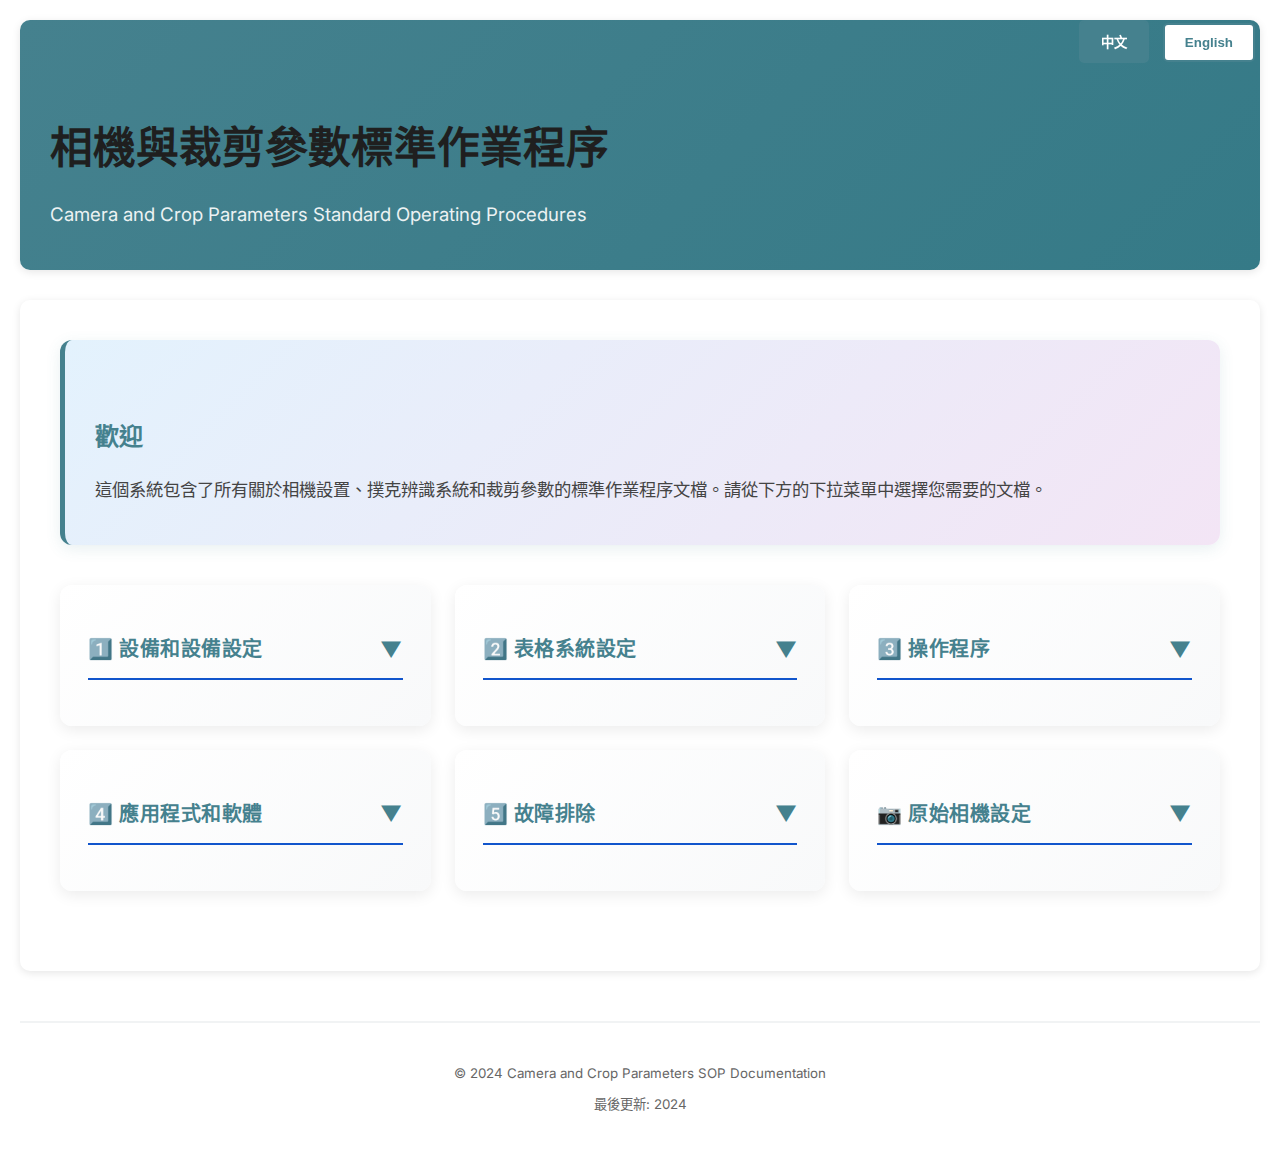
<file: index.html>
<!DOCTYPE html>
<html lang="zh-TW">
<head>
    <meta charset="UTF-8">
    <meta name="viewport" content="width=device-width, initial-scale=1.0">
    <meta http-equiv="X-UA-Compatible" content="IE=edge">
    <title>Camera and Crop Parameters SOP - 相機與裁剪參數標準作業程序</title>
    <link rel="stylesheet" href="assets/css/styles.css">
    <style>
        .menu-container {
            display: grid;
            grid-template-columns: repeat(auto-fit, minmax(320px, 1fr));
            gap: 24px;
            margin-bottom: 40px;
        }

        .menu-category {
            background: linear-gradient(135deg, #ffffff 0%, #f8f9fa 100%);
            border: none;
            border-radius: 12px;
            padding: 28px;
            transition: all 0.4s cubic-bezier(0.25, 0.46, 0.45, 0.94);
            box-shadow: 0 4px 15px rgba(0, 0, 0, 0.08);
            position: relative;
            overflow: hidden;
        }

        .menu-category::before {
            content: '';
            position: absolute;
            top: 0;
            left: 0;
            right: 0;
            height: 4px;
            background: linear-gradient(90deg, var(--primary-color), var(--accent-color));
            transform: scaleX(0);
            transform-origin: left;
            transition: transform 0.4s ease;
        }

        .menu-category:hover {
            box-shadow: 0 12px 30px rgba(69, 129, 142, 0.2);
            transform: translateY(-8px);
        }

        .menu-category:hover::before {
            transform: scaleX(1);
        }

        .menu-category h3 {
            color: var(--primary-color);
            margin-bottom: 18px;
            font-size: 15pt;
            font-weight: 700;
            letter-spacing: 0.5px;
            border-bottom: 2px solid var(--accent-color);
            padding-bottom: 12px;
            display: flex;
            align-items: center;
            gap: 10px;
            cursor: pointer;
            user-select: none;
        }

        .toggle-icon {
            display: inline-block;
            margin-left: auto;
            transition: transform 0.3s ease;
            font-size: 16pt;
        }

        .menu-category h3:hover {
            opacity: 0.8;
        }

        .menu-category:hover.collapsed ul {
            max-height: 1000px;
            opacity: 1;
            overflow: visible;
        }

        .menu-category:hover.collapsed .toggle-icon {
            transform: rotate(180deg);
        }

        .menu-category.collapsed ul {
            max-height: 0;
            opacity: 0;
            overflow: hidden;
            transition: all 0.3s ease;
        }

        .menu-category ul {
            list-style: none;
            padding: 0;
            margin: 0;
            max-height: 1000px;
            opacity: 1;
            overflow: visible;
            transition: all 0.3s ease;
        }

        .menu-category li {
            margin: 10px 0;
            transition: all 0.2s ease;
        }

        .menu-category li:hover {
            margin-left: 5px;
        }

        .menu-category a {
            color: var(--accent-color);
            text-decoration: none;
            font-weight: 600;
            transition: all 0.3s ease;
            display: inline-flex;
            align-items: center;
            gap: 6px;
            font-size: 13pt;
        }

        .menu-category a::before {
            content: '▶';
            font-size: 10pt;
            opacity: 0;
            transform: translateX(-5px);
            transition: all 0.3s ease;
        }

        .menu-category a:hover {
            color: var(--primary-color);
            font-weight: 700;
        }

        .menu-category a:hover::before {
            opacity: 1;
            transform: translateX(0);
        }

        .subcategory {
            margin-left: 20px;
            font-size: 12pt;
        }

        .subcategory a {
            color: #555;
            font-weight: 500;
            font-size: 12pt;
        }

        .subcategory a:hover {
            color: var(--accent-color);
        }

        .welcome-text {
            background: linear-gradient(135deg, #e3f2fd 0%, #f3e5f5 100%);
            padding: 30px;
            border-radius: 12px;
            margin-bottom: 40px;
            border-left: 5px solid var(--primary-color);
            box-shadow: 0 4px 15px rgba(69, 129, 142, 0.12);
        }

        .welcome-text h2 {
            color: var(--primary-color);
            font-size: 18pt;
            margin-bottom: 12px;
            font-weight: 700;
        }

        .welcome-text p {
            color: #444;
            font-size: 13pt;
            line-height: 1.8;
        }
    </style>
</head>
<body>
    <!-- Language Switcher -->
    <div class="language-switcher">
        <button class="lang-btn active" data-lang="zh">中文</button>
        <button class="lang-btn" data-lang="en">English</button>
    </div>

    <!-- Chinese Content -->
    <div data-lang="zh">
        <header class="main-header">
            <h1 class="page-title">相機與裁剪參數標準作業程序</h1>
            <p>Camera and Crop Parameters Standard Operating Procedures</p>
        </header>

        <div class="content-container">
            <div class="welcome-text">
                <h2>歡迎</h2>
                <p>這個系統包含了所有關於相機設置、撲克辨識系統和裁剪參數的標準作業程序文檔。請從下方的下拉菜單中選擇您需要的文檔。</p>
            </div>

            <div class="menu-container">
                <!-- Category 1 -->
                <div class="menu-category collapsed">
                    <h3>1️⃣ 設備和設備設定 <span class="toggle-icon">▼</span></h3>
                    <ul>
                        <li><a href="pages/DEVICE-AND-EQUIPMENT-SETTING.html">設備和設備設定</a></li>
                        <li class="subcategory">
                            <a href="pages/IP-Camera-Settings.html">1.1 IP相機設定</a>
                        </li>
                        <li class="subcategory">
                            <a href="pages/CCTV-Camera-Settings.html">1.2 CCTV相機設定</a>
                        </li>
                        <li class="subcategory">
                            <a href="pages/Moxa-Settings.html">1.3 Moxa設定</a>
                        </li>
                        <li class="subcategory">
                            <a href="pages/Computer-Setup.html">1.4 電腦設置</a>
                        </li>
                        <li class="subcategory">
                            <a href="pages/NAS.html">1.5 NAS</a>
                        </li>
                    </ul>
                </div>

                <!-- Category 2 -->
                <div class="menu-category collapsed">
                    <h3>2️⃣ 表格系統設定 <span class="toggle-icon">▼</span></h3>
                    <ul>
                        <li><a href="pages/TABLE-SYSTEM-CONFIGURATIONS.html">表格系統配置</a></li>
                        <li class="subcategory">
                            <a href="pages/Recognition-System.html">2.1 辨識系統</a>
                        </li>
                        <li class="subcategory">
                            <a href="pages/Crop-Parameters.html">2.2 裁剪參數</a>
                        </li>
                        <li class="subcategory">
                            <a href="pages/poker-configuration.html">2.3 撲克配置</a>
                        </li>
                    </ul>
                </div>

                <!-- Category 3 -->
                <div class="menu-category collapsed">
                    <h3>3️⃣ 操作程序 <span class="toggle-icon">▼</span></h3>
                    <ul>
                        <li><a href="pages/OPERATION-PROCEDURES.html">操作程序</a></li>
                        <li class="subcategory">
                            <a href="pages/Table-System-Maintenance.html">3.1 表格系統維護</a>
                        </li>
                        <li class="subcategory">
                            <a href="pages/Wrong-Value.html">3.2 錯誤值</a>
                        </li>
                        <li class="subcategory">
                            <a href="pages/Incident-Report.html">3.3 事件報告</a>
                        </li>
                    </ul>
                </div>

                <!-- Category 4 -->
                <div class="menu-category collapsed">
                    <h3>4️⃣ 應用程式和軟體 <span class="toggle-icon">▼</span></h3>
                    <ul>
                        <li><a href="pages/APPLICATION-AND-SOFTWARES.html">應用程式和軟體</a></li>
                        <li class="subcategory">
                            <a href="pages/OBS-Recording.html">4.1 OBS錄製</a>
                        </li>
                    </ul>
                </div>

                <!-- Category 5 -->
                <div class="menu-category collapsed">
                    <h3>5️⃣ 故障排除 <span class="toggle-icon">▼</span></h3>
                    <ul>
                        <li><a href="pages/TROUBLESHOOTING.html">故障排除</a></li>
                        <li class="subcategory">
                            <a href="pages/IP-Camera-Troubleshooting.html">5.1 IP相機故障排除</a>
                        </li>
                    </ul>
                </div>

                <!-- Legacy Documents -->
                <div class="menu-category collapsed">
                    <h3>📷 原始相機設定 <span class="toggle-icon">▼</span></h3>
                    <ul>
                        <li><a href="pages/recognition-camera.html">辨識相機設定 SOP</a></li>
                        <li><a href="pages/recognition-camera-xnp.html">XNP辨識相機設定 SOP</a></li>
                        <li><a href="pages/angle-adjustment-xnp.html">XNP相機角度調整 SOP</a></li>
                        <li><a href="pages/poker-calibration.html">撲克辨識校準 SOP</a></li>
                        <li><a href="pages/XNP-Recognition-Backup-Restore.html">XNP辨識備份與還原</a></li>
                    </ul>
                </div>
            </div>
        </div>

        <footer class="footer">
            <p>© 2024 Camera and Crop Parameters SOP Documentation</p>
            <p>最後更新: <span id="lastUpdate">2024</span></p>
        </footer>
    </div>

    <!-- English Content -->
    <div data-lang="en" style="display: none;">
        <header class="main-header">
            <h1 class="page-title">Camera and Crop Parameters SOP</h1>
            <p>Standard Operating Procedures for Camera Setup and Image Processing</p>
        </header>

        <div class="content-container">
            <div class="welcome-text">
                <h2>Welcome</h2>
                <p>This system contains all Standard Operating Procedures documentation for camera settings, poker recognition systems, and crop parameters. Please select the document you need from the dropdown menu below.</p>
            </div>

            <div class="menu-container">
                <!-- Category 1 -->
                <div class="menu-category collapsed">
                    <h3>1️⃣ Device and Equipment Settings <span class="toggle-icon">▼</span></h3>
                    <ul>
                        <li><a href="pages/DEVICE-AND-EQUIPMENT-SETTING.html">Device and Equipment Settings</a></li>
                        <li class="subcategory">
                            <a href="pages/IP-Camera-Settings.html">1.1 IP Camera Settings</a>
                        </li>
                        <li class="subcategory">
                            <a href="pages/CCTV-Camera-Settings.html">1.2 CCTV Camera Settings</a>
                        </li>
                        <li class="subcategory">
                            <a href="pages/Moxa-Settings.html">1.3 Moxa Settings</a>
                        </li>
                        <li class="subcategory">
                            <a href="pages/Computer-Setup.html">1.4 Computer Setup</a>
                        </li>
                        <li class="subcategory">
                            <a href="pages/NAS.html">1.5 NAS</a>
                        </li>
                    </ul>
                </div>

                <!-- Category 2 -->
                <div class="menu-category collapsed">
                    <h3>2️⃣ Table System Configurations <span class="toggle-icon">▼</span></h3>
                    <ul>
                        <li><a href="pages/TABLE-SYSTEM-CONFIGURATIONS.html">Table System Configurations</a></li>
                        <li class="subcategory">
                            <a href="pages/Recognition-System.html">2.1 Recognition System</a>
                        </li>
                        <li class="subcategory">
                            <a href="pages/Crop-Parameters.html">2.2 Crop Parameters</a>
                        </li>
                        <li class="subcategory">
                            <a href="pages/poker-configuration.html">2.3 Poker Configuration</a>
                        </li>
                    </ul>
                </div>

                <!-- Category 3 -->
                <div class="menu-category collapsed">
                    <h3>3️⃣ Operation Procedures <span class="toggle-icon">▼</span></h3>
                    <ul>
                        <li><a href="pages/OPERATION-PROCEDURES.html">Operation Procedures</a></li>
                        <li class="subcategory">
                            <a href="pages/Table-System-Maintenance.html">3.1 Table System Maintenance</a>
                        </li>
                        <li class="subcategory">
                            <a href="pages/Wrong-Value.html">3.2 Wrong Value</a>
                        </li>
                        <li class="subcategory">
                            <a href="pages/Incident-Report.html">3.3 Incident Report</a>
                        </li>
                    </ul>
                </div>

                <!-- Category 4 -->
                <div class="menu-category collapsed">
                    <h3>4️⃣ Applications and Softwares <span class="toggle-icon">▼</span></h3>
                    <ul>
                        <li><a href="pages/APPLICATION-AND-SOFTWARES.html">Applications and Softwares</a></li>
                        <li class="subcategory">
                            <a href="pages/OBS-Recording.html">4.1 OBS Recording</a>
                        </li>
                    </ul>
                </div>

                <!-- Category 5 -->
                <div class="menu-category collapsed">
                    <h3>5️⃣ Troubleshooting <span class="toggle-icon">▼</span></h3>
                    <ul>
                        <li><a href="pages/TROUBLESHOOTING.html">Troubleshooting</a></li>
                        <li class="subcategory">
                            <a href="pages/IP-Camera-Troubleshooting.html">5.1 IP Camera Troubleshooting</a>
                        </li>
                    </ul>
                </div>

                <!-- Legacy Documents -->
                <div class="menu-category collapsed">
                    <h3>📷 Legacy Camera Setup <span class="toggle-icon">▼</span></h3>
                    <ul>
                        <li><a href="pages/recognition-camera.html">Recognition Camera Setup SOP</a></li>
                        <li><a href="pages/recognition-camera-xnp.html">XNP Recognition Camera SOP</a></li>
                        <li><a href="pages/angle-adjustment-xnp.html">XNP Camera Angle Adjustment SOP</a></li>
                        <li><a href="pages/poker-calibration.html">Poker Recognition Calibration SOP</a></li>
                        <li><a href="pages/XNP-Recognition-Backup-Restore.html">XNP Recognition Backup & Restore</a></li>
                    </ul>
                </div>
            </div>
        </div>

        <footer class="footer">
            <p>© 2024 Camera and Crop Parameters SOP Documentation</p>
            <p>Last Updated: <span id="lastUpdateEn">2024</span></p>
        </footer>
    </div>

    <script src="assets/js/language.js"></script>
</body>
</html>
</file>
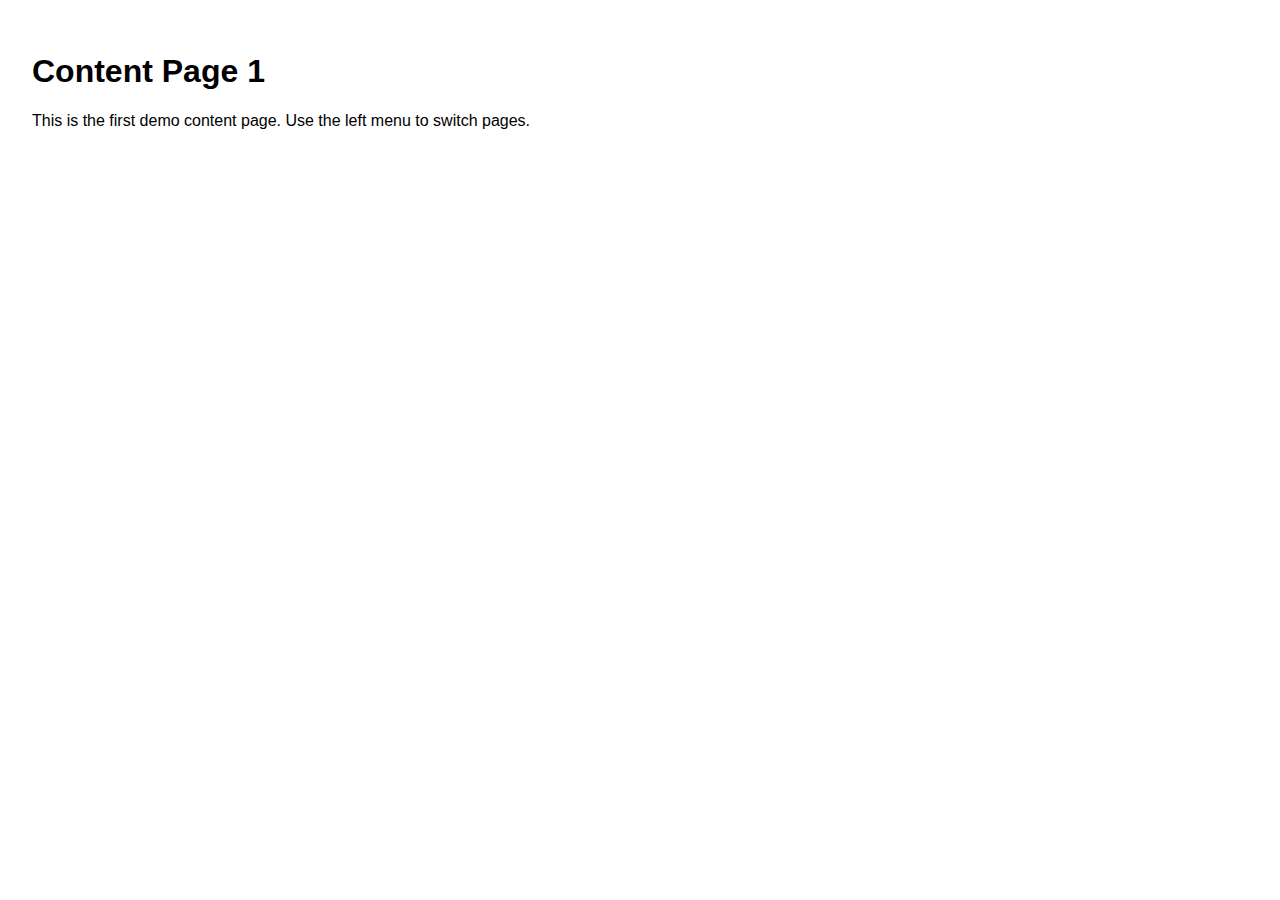
<file: panel-content1.html>
<!doctype html>
<html lang="en">
<head>
  <meta charset="utf-8">
  <meta name="viewport" content="width=device-width,initial-scale=1">
  <title>Panel Content 1</title>
  <style>body{font-family:Segoe UI,Roboto,Arial;padding:24px}</style>
</head>
<body>
  <h1>Content Page 1</h1>
  <p>This is the first demo content page. Use the left menu to switch pages.</p>
</body>
</html>
</file>
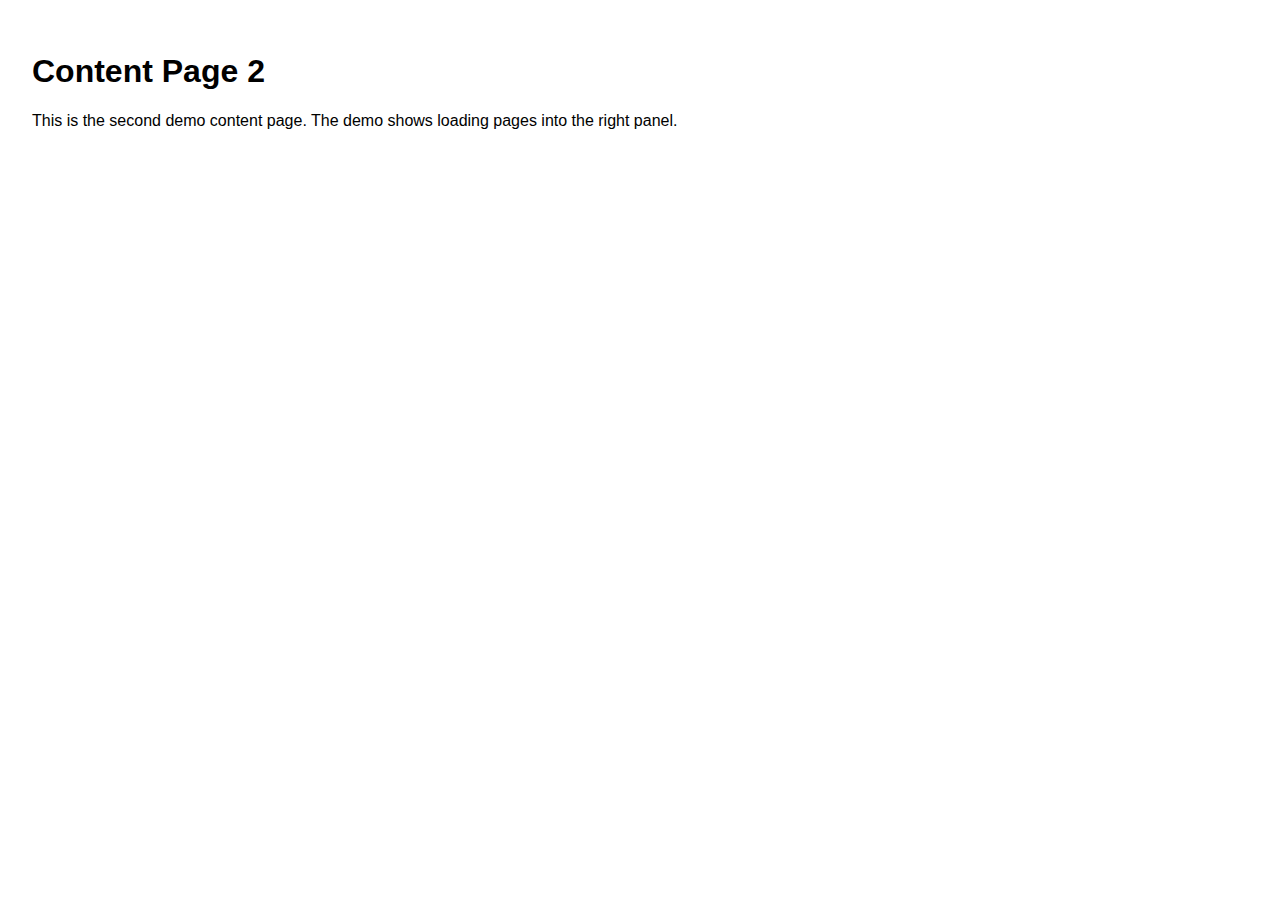
<file: panel-content2.html>
<!doctype html>
<html lang="en">
<head>
  <meta charset="utf-8">
  <meta name="viewport" content="width=device-width,initial-scale=1">
  <title>Panel Content 2</title>
  <style>body{font-family:Segoe UI,Roboto,Arial;padding:24px}</style>
</head>
<body>
  <h1>Content Page 2</h1>
  <p>This is the second demo content page. The demo shows loading pages into the right panel.</p>
</body>
</html>
</file>
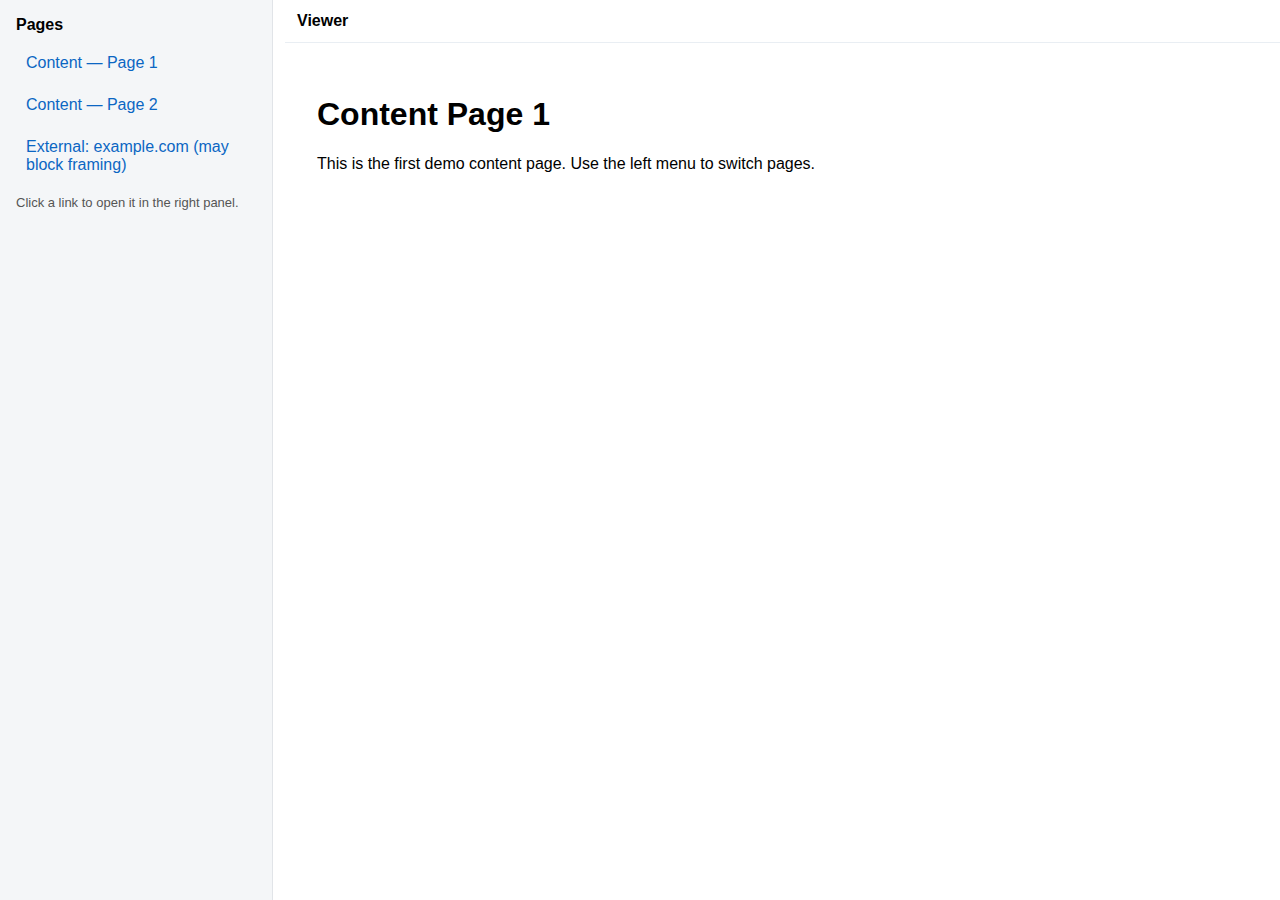
<file: panel-demo.html>
<!doctype html>
<html lang="en">
<head>
  <meta charset="utf-8">
  <meta name="viewport" content="width=device-width,initial-scale=1">
  <title>Panel Demo — Click to open on right</title>
  <style>
    :root{--sidebar:240px;--gap:12px}
    html,body{height:100%;margin:0;font-family:Segoe UI,Roboto,Arial}
    .wrap{display:flex;height:100vh;gap:var(--gap)}
    .sidebar{width:var(--sidebar);padding:16px;background:#f4f6f8;border-right:1px solid #e1e4e8}
    .sidebar h2{margin:0 0 12px 0;font-size:16px}
    .links{list-style:none;padding:0;margin:0;display:flex;flex-direction:column;gap:8px}
    .links a{display:block;padding:8px 10px;border-radius:6px;color:#0b66c3;text-decoration:none}
    .links a:hover{background:#e8f0fb}
    .content{flex:1;display:flex;flex-direction:column}
    .toolbar{padding:12px;border-bottom:1px solid #e9eef3;background:#fff}
    .viewer{flex:1;border:0;width:100%}
    .note{font-size:13px;color:#555}
    @media (max-width:720px){.sidebar{display:none}}
  </style>
</head>
<body>
  <div class="wrap">
    <aside class="sidebar">
      <h2>Pages</h2>
      <ul class="links">
        <li><a href="panel-content1.html" data-src="panel-content1.html">Content — Page 1</a></li>
        <li><a href="panel-content2.html" data-src="panel-content2.html">Content — Page 2</a></li>
        <li><a href="https://example.com" data-src="https://example.com">External: example.com (may block framing)</a></li>
      </ul>
      <p class="note">Click a link to open it in the right panel.</p>
    </aside>

    <main class="content">
      <div class="toolbar">
        <strong>Viewer</strong>
      </div>

      <iframe id="viewer" class="viewer" src="panel-content1.html" title="Right panel viewer"></iframe>
    </main>
  </div>

  <script>
    // Delegate click events on sidebar links to update the iframe
    document.querySelector('.links').addEventListener('click', function(e){
      const a = e.target.closest('a');
      if(!a) return;
      e.preventDefault();
      const src = a.dataset.src || a.href;
      const viewer = document.getElementById('viewer');
      // Use src for same-origin local files; external sites may block framing.
      viewer.src = src;
      // update focus for keyboard users
      viewer.focus();
    });
  </script>
</body>
</html>
</file>
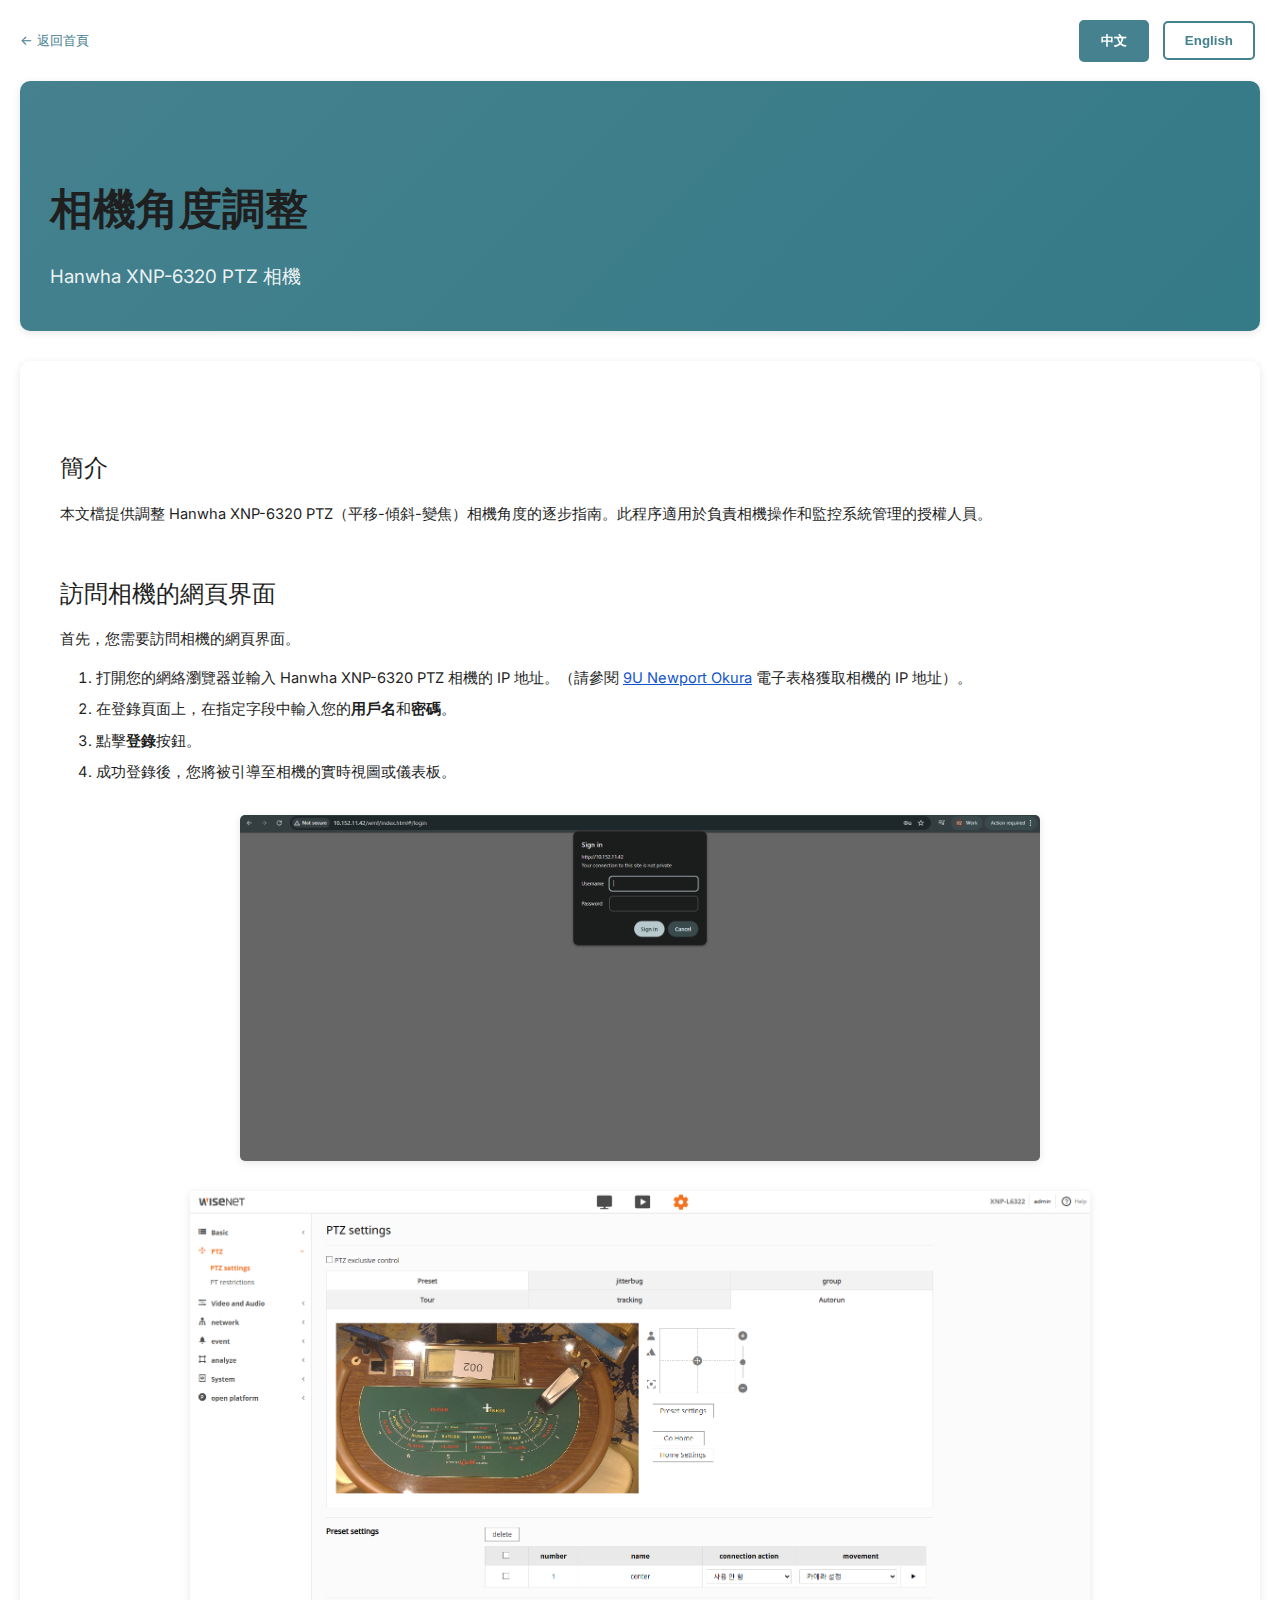
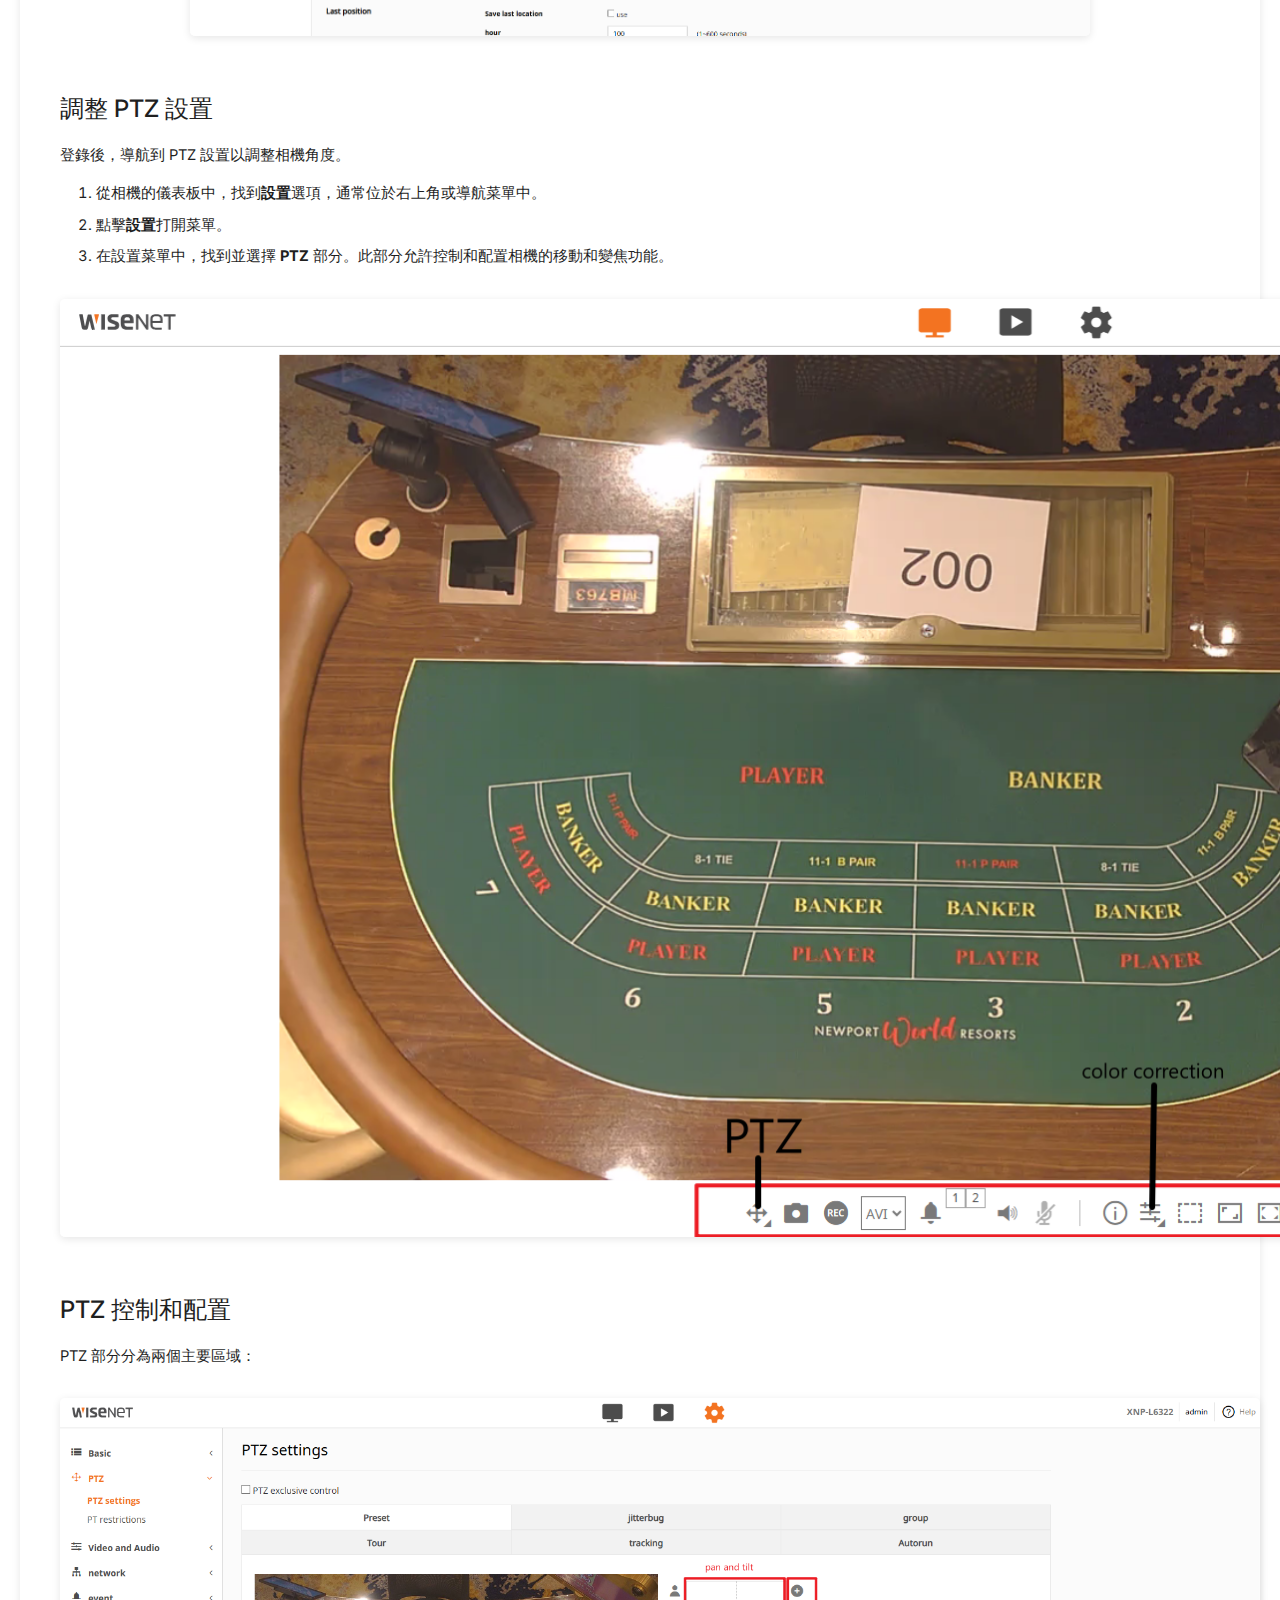
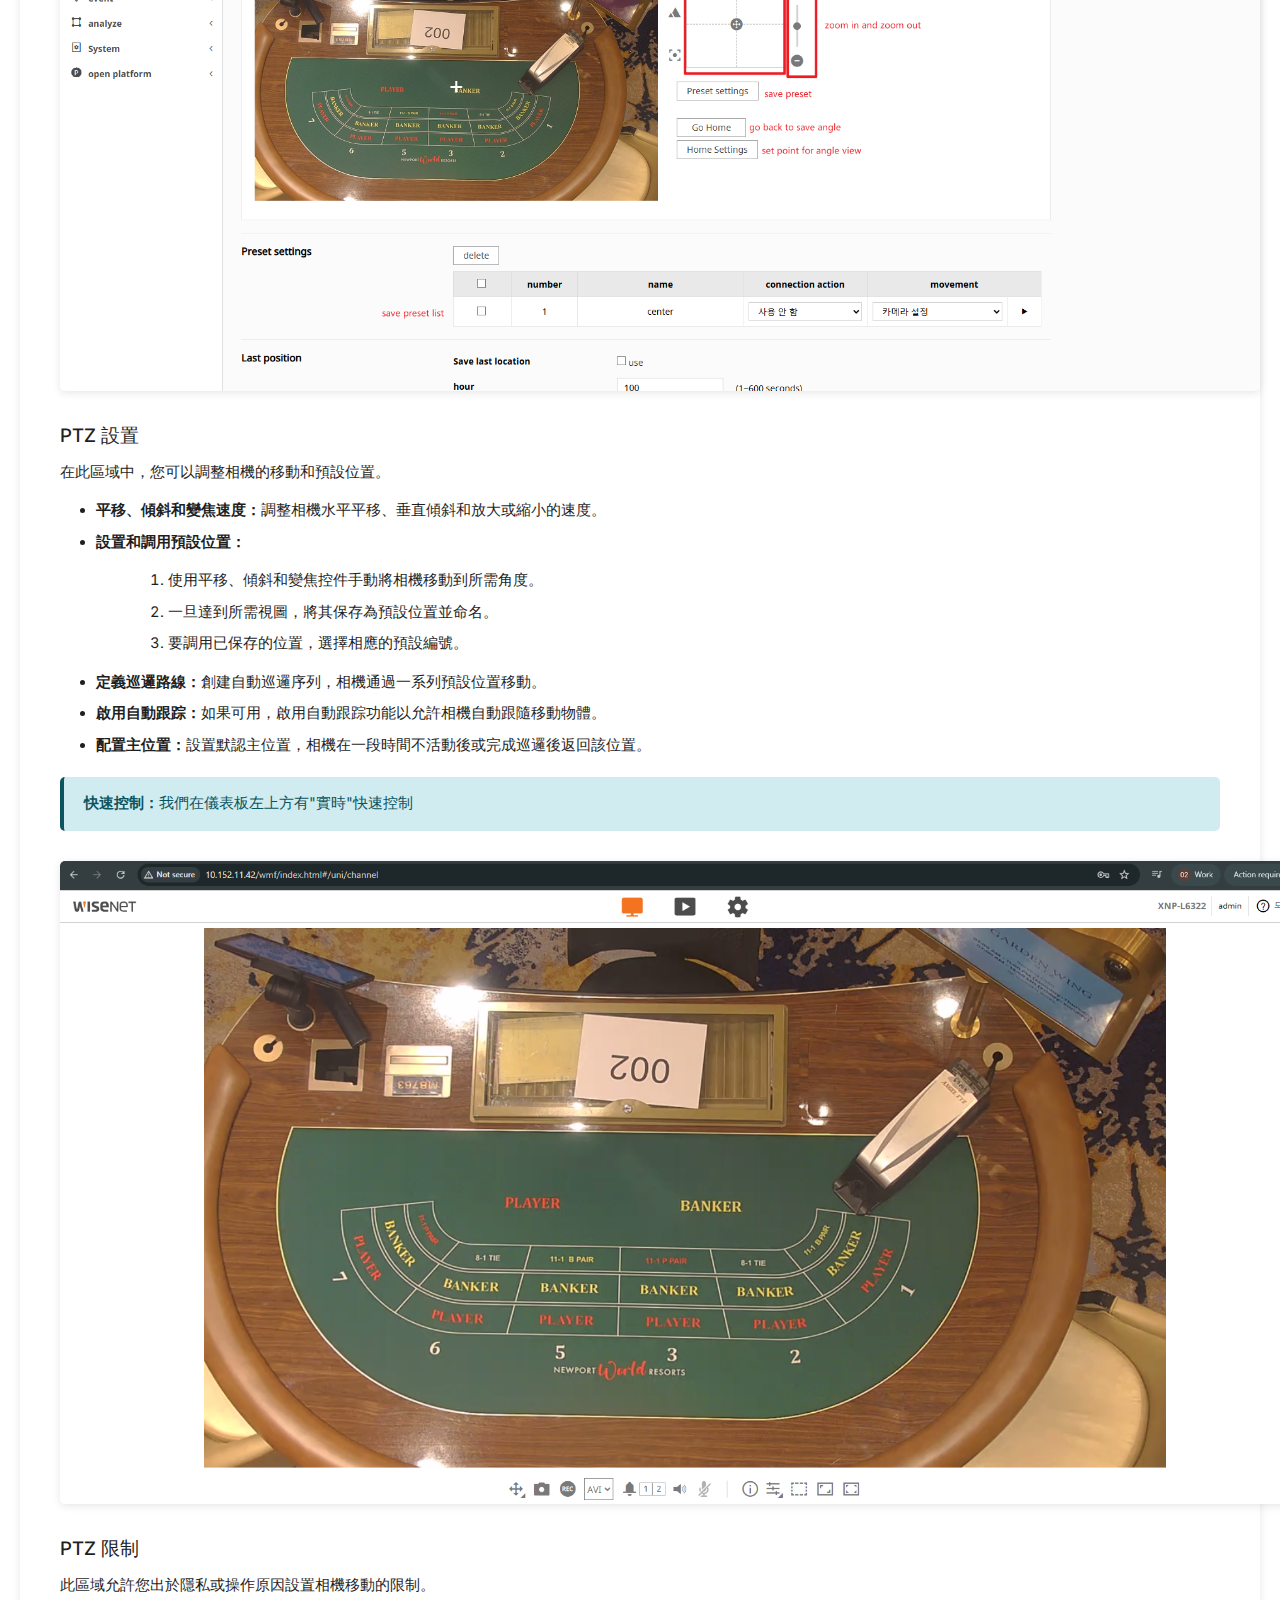
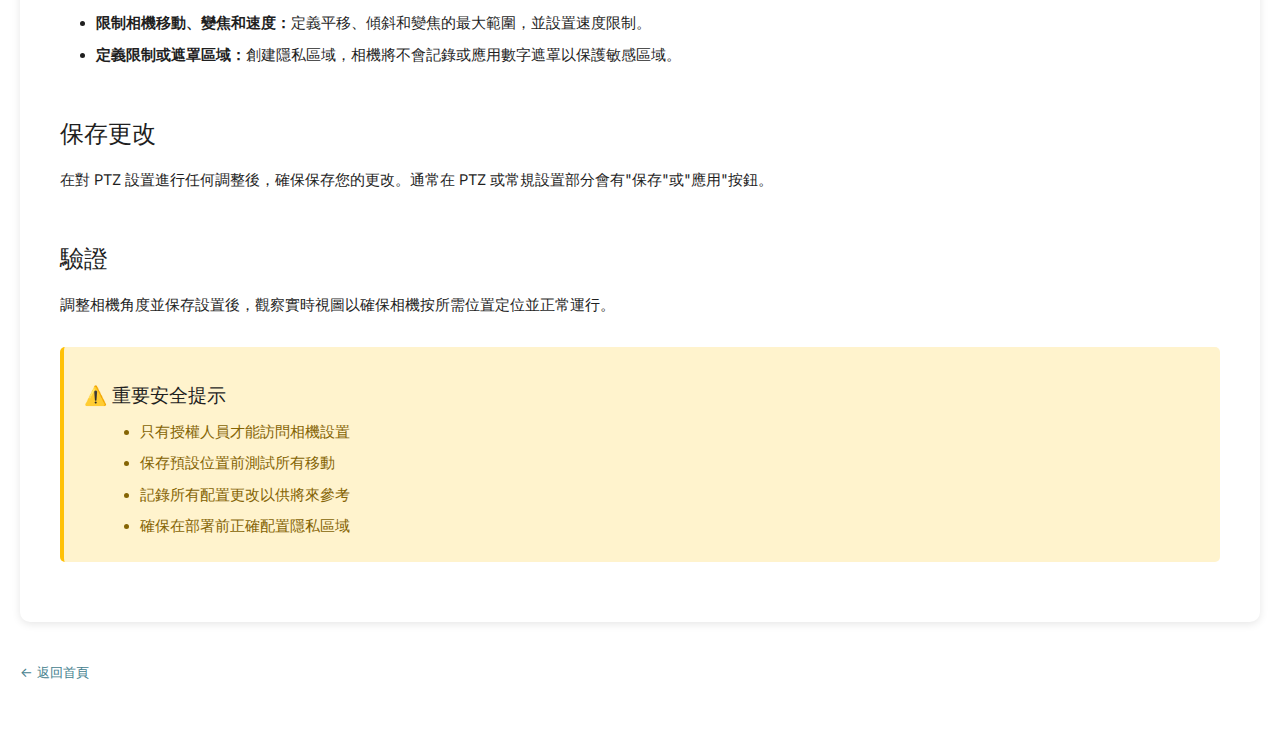
<file: pages/angle-adjustment-xnp.html>
<!DOCTYPE html>
<html lang="en">
<head>
    <meta charset="UTF-8">
    <meta name="viewport" content="width=device-width, initial-scale=1.0">
    <title>XNP Camera Angle Adjustment - XNP相機角度調整</title>
    <link rel="stylesheet" href="../assets/css/styles.css">
</head>
<body>
    <!-- Language Switcher -->
    <div class="language-switcher">
        <button class="lang-btn" data-lang="zh">中文</button>
        <button class="lang-btn active" data-lang="en">English</button>
    </div>

    <!-- English Content -->
    <div data-lang="en">
        <div class="breadcrumb">
            <a href="../index.html">← Back to Home</a>
        </div>

        <header class="main-header">
            <h1>Camera Angle Adjustment</h1>
            <p>Hanwha XNP-6320 PTZ Camera</p>
        </header>

        <div class="content-container">
            <h2>Introduction</h2>
            <p>This document provides a step-by-step guide for adjusting the camera angle of the Hanwha XNP-6320 PTZ (Pan-Tilt-Zoom) camera. This procedure is intended for authorized personnel responsible for camera operation and surveillance system management.</p>

            <h2>Accessing the Camera's Web Interface</h2>
            <p>To begin, you need to access the camera's web interface.</p>

            <ol>
                <li>Open your web browser and enter the IP address of the Hanwha XNP-6320 PTZ camera. (Refer to the <a href="#" style="color: var(--accent-color);">9U Newport Okura</a> spreadsheet for the camera's IP address).</li>
                <li>On the login page, enter your <strong>Username</strong> and <strong>Password</strong> in the designated fields.</li>
                <li>Click the <strong>Login</strong> button.</li>
                <li>Upon successful login, you will be directed to the camera's live view or dashboard.</li>
            </ol>

            <p style="text-align: center; margin: 30px 0;">
                <img src="../assets/images/angle-adjustment/login-page.png" alt="Login Page" style="max-width: 800px;">
            </p>

            <p style="text-align: center; margin: 30px 0;">
                <img src="../assets/images/angle-adjustment/dashboard.png" alt="Dashboard" style="max-width: 900px;">
            </p>

            <h2>Adjusting PTZ Settings</h2>
            <p>After logging in, navigate to the PTZ settings to adjust the camera angle.</p>

            <ol>
                <li>From the camera's dashboard, locate the <strong>Settings</strong> option, typically found in the top right corner or a navigation menu.</li>
                <li>Click on <strong>Settings</strong> to open the menu.</li>
                <li>In the settings menu, find and select the <strong>PTZ</strong> section. This section allows control and configuration of the camera's movement and zoom functions.</li>
            </ol>

            <p style="text-align: center; margin: 30px 0;">
                <img src="../assets/images/angle-adjustment/ptz-menu.png" alt="PTZ Menu" style="max-width: 1900px;">
            </p>

            <h2>PTZ Controls and Configuration</h2>
            <p>The PTZ section is divided into two main areas:</p>

            <p style="text-align: center; margin: 30px 0;">
                <img src="../assets/images/angle-adjustment/ptz-controls.png" alt="PTZ Controls" style="max-width: 1200px;">
            </p>

            <h3>PTZ Settings</h3>
            <p>In this area, you can adjust the camera's movement and preset positions.</p>

            <ul>
                <li><strong>Pan, Tilt, and Zoom Speeds:</strong> Adjust the speed at which the camera pans horizontally, tilts vertically, and zooms in or out.</li>
                <li><strong>Set and Recall Preset Positions:</strong>
                    <ol style="margin-left: 36px;">
                        <li>Manually move the camera to the desired angle using the pan, tilt, and zoom controls.</li>
                        <li>Once the desired view is achieved, save it as a preset position and name it.</li>
                        <li>To recall a saved position, select the corresponding preset number.</li>
                    </ol>
                </li>
                <li><strong>Define Patrol Routes:</strong> Create automated patrol sequences where the camera moves through a series of preset positions.</li>
                <li><strong>Enable Auto-Tracking:</strong> If available, enable the auto-tracking feature to allow the camera to automatically follow moving objects.</li>
                <li><strong>Configure Home Position:</strong> Set a default home position that the camera returns to after a period of inactivity or after completing a patrol.</li>
            </ul>

            <div class="alert alert-info">
                <strong>Quick Controls:</strong> We have Quick Controls "Live" at the Top Left of the Dashboard
            </div>

            <p style="text-align: center; margin: 30px 0;">
                <img src="../assets/images/angle-adjustment/quick-controls.png" alt="Quick Controls" style="max-width: 1250px;">
            </p>

            <h3>PTZ Restrictions</h3>
            <p>This area allows you to set limitations on the camera's movement for privacy or operational reasons.</p>

            <ul>
                <li><strong>Limit Camera Movement, Zoom, and Speed:</strong> Define the maximum range for pan, tilt, and zoom, and set speed limits.</li>
                <li><strong>Define Restricted or Masked Areas:</strong> Create privacy zones that the camera will not record or where a digital mask will be applied to protect sensitive areas.</li>
            </ul>

            <h2>Saving Changes</h2>
            <p>After making any adjustments to the PTZ settings, ensure you save your changes. There will typically be a "Save" or "Apply" button within the PTZ or general settings section.</p>

            <h2>Verification</h2>
            <p>After adjusting the camera angle and saving the settings, observe the live view to ensure the camera is positioned as desired and functioning correctly.</p>

            <div class="alert alert-warning" style="margin-top: 30px;">
                <h3>⚠️ Important Safety Notes</h3>
                <ul style="margin: 10px 0 0 20px;">
                    <li>Only authorized personnel should access camera settings</li>
                    <li>Test all movements before saving preset positions</li>
                    <li>Document all configuration changes for future reference</li>
                    <li>Ensure privacy zones are properly configured before deployment</li>
                </ul>
            </div>
        </div>

        <div class="breadcrumb" style="margin-top: 30px;">
            <a href="../index.html">← Back to Home</a>
        </div>
    </div>

    <!-- Chinese Content -->
    <div data-lang="zh" style="display: none;">
        <div class="breadcrumb">
            <a href="../index.html">← 返回首頁</a>
        </div>

        <header class="main-header">
            <h1>相機角度調整</h1>
            <p>Hanwha XNP-6320 PTZ 相機</p>
        </header>

        <div class="content-container">
            <h2>簡介</h2>
            <p>本文檔提供調整 Hanwha XNP-6320 PTZ（平移-傾斜-變焦）相機角度的逐步指南。此程序適用於負責相機操作和監控系統管理的授權人員。</p>

            <h2>訪問相機的網頁界面</h2>
            <p>首先，您需要訪問相機的網頁界面。</p>

            <ol>
                <li>打開您的網絡瀏覽器並輸入 Hanwha XNP-6320 PTZ 相機的 IP 地址。（請參閱 <a href="#" style="color: var(--accent-color);">9U Newport Okura</a> 電子表格獲取相機的 IP 地址）。</li>
                <li>在登錄頁面上，在指定字段中輸入您的<strong>用戶名</strong>和<strong>密碼</strong>。</li>
                <li>點擊<strong>登錄</strong>按鈕。</li>
                <li>成功登錄後，您將被引導至相機的實時視圖或儀表板。</li>
            </ol>

            <p style="text-align: center; margin: 30px 0;">
                <img src="../assets/images/angle-adjustment/login-page.png" alt="登錄頁面" style="max-width: 800px;">
            </p>

            <p style="text-align: center; margin: 30px 0;">
                <img src="../assets/images/angle-adjustment/dashboard.png" alt="儀表板" style="max-width: 900px;">
            </p>

            <h2>調整 PTZ 設置</h2>
            <p>登錄後，導航到 PTZ 設置以調整相機角度。</p>

            <ol>
                <li>從相機的儀表板中，找到<strong>設置</strong>選項，通常位於右上角或導航菜單中。</li>
                <li>點擊<strong>設置</strong>打開菜單。</li>
                <li>在設置菜單中，找到並選擇 <strong>PTZ</strong> 部分。此部分允許控制和配置相機的移動和變焦功能。</li>
            </ol>

            <p style="text-align: center; margin: 30px 0;">
                <img src="../assets/images/angle-adjustment/ptz-menu.png" alt="PTZ 菜單" style="max-width: 1900px;">
            </p>

            <h2>PTZ 控制和配置</h2>
            <p>PTZ 部分分為兩個主要區域：</p>

            <p style="text-align: center; margin: 30px 0;">
                <img src="../assets/images/angle-adjustment/ptz-controls.png" alt="PTZ 控制" style="max-width: 1200px;">
            </p>

            <h3>PTZ 設置</h3>
            <p>在此區域中，您可以調整相機的移動和預設位置。</p>

            <ul>
                <li><strong>平移、傾斜和變焦速度：</strong>調整相機水平平移、垂直傾斜和放大或縮小的速度。</li>
                <li><strong>設置和調用預設位置：</strong>
                    <ol style="margin-left: 36px;">
                        <li>使用平移、傾斜和變焦控件手動將相機移動到所需角度。</li>
                        <li>一旦達到所需視圖，將其保存為預設位置並命名。</li>
                        <li>要調用已保存的位置，選擇相應的預設編號。</li>
                    </ol>
                </li>
                <li><strong>定義巡邏路線：</strong>創建自動巡邏序列，相機通過一系列預設位置移動。</li>
                <li><strong>啟用自動跟踪：</strong>如果可用，啟用自動跟踪功能以允許相機自動跟隨移動物體。</li>
                <li><strong>配置主位置：</strong>設置默認主位置，相機在一段時間不活動後或完成巡邏後返回該位置。</li>
            </ul>

            <div class="alert alert-info">
                <strong>快速控制：</strong>我們在儀表板左上方有"實時"快速控制
            </div>

            <p style="text-align: center; margin: 30px 0;">
                <img src="../assets/images/angle-adjustment/quick-controls.png" alt="快速控制" style="max-width: 1250px;">
            </p>

            <h3>PTZ 限制</h3>
            <p>此區域允許您出於隱私或操作原因設置相機移動的限制。</p>

            <ul>
                <li><strong>限制相機移動、變焦和速度：</strong>定義平移、傾斜和變焦的最大範圍，並設置速度限制。</li>
                <li><strong>定義限制或遮罩區域：</strong>創建隱私區域，相機將不會記錄或應用數字遮罩以保護敏感區域。</li>
            </ul>

            <h2>保存更改</h2>
            <p>在對 PTZ 設置進行任何調整後，確保保存您的更改。通常在 PTZ 或常規設置部分會有"保存"或"應用"按鈕。</p>

            <h2>驗證</h2>
            <p>調整相機角度並保存設置後，觀察實時視圖以確保相機按所需位置定位並正常運行。</p>

            <div class="alert alert-warning" style="margin-top: 30px;">
                <h3>⚠️ 重要安全提示</h3>
                <ul style="margin: 10px 0 0 20px;">
                    <li>只有授權人員才能訪問相機設置</li>
                    <li>保存預設位置前測試所有移動</li>
                    <li>記錄所有配置更改以供將來參考</li>
                    <li>確保在部署前正確配置隱私區域</li>
                </ul>
            </div>
        </div>

        <div class="breadcrumb" style="margin-top: 30px;">
            <a href="../index.html">← 返回首頁</a>
        </div>
    </div>

    <script src="../assets/js/language.js"></script>
</body>
</html>
</file>
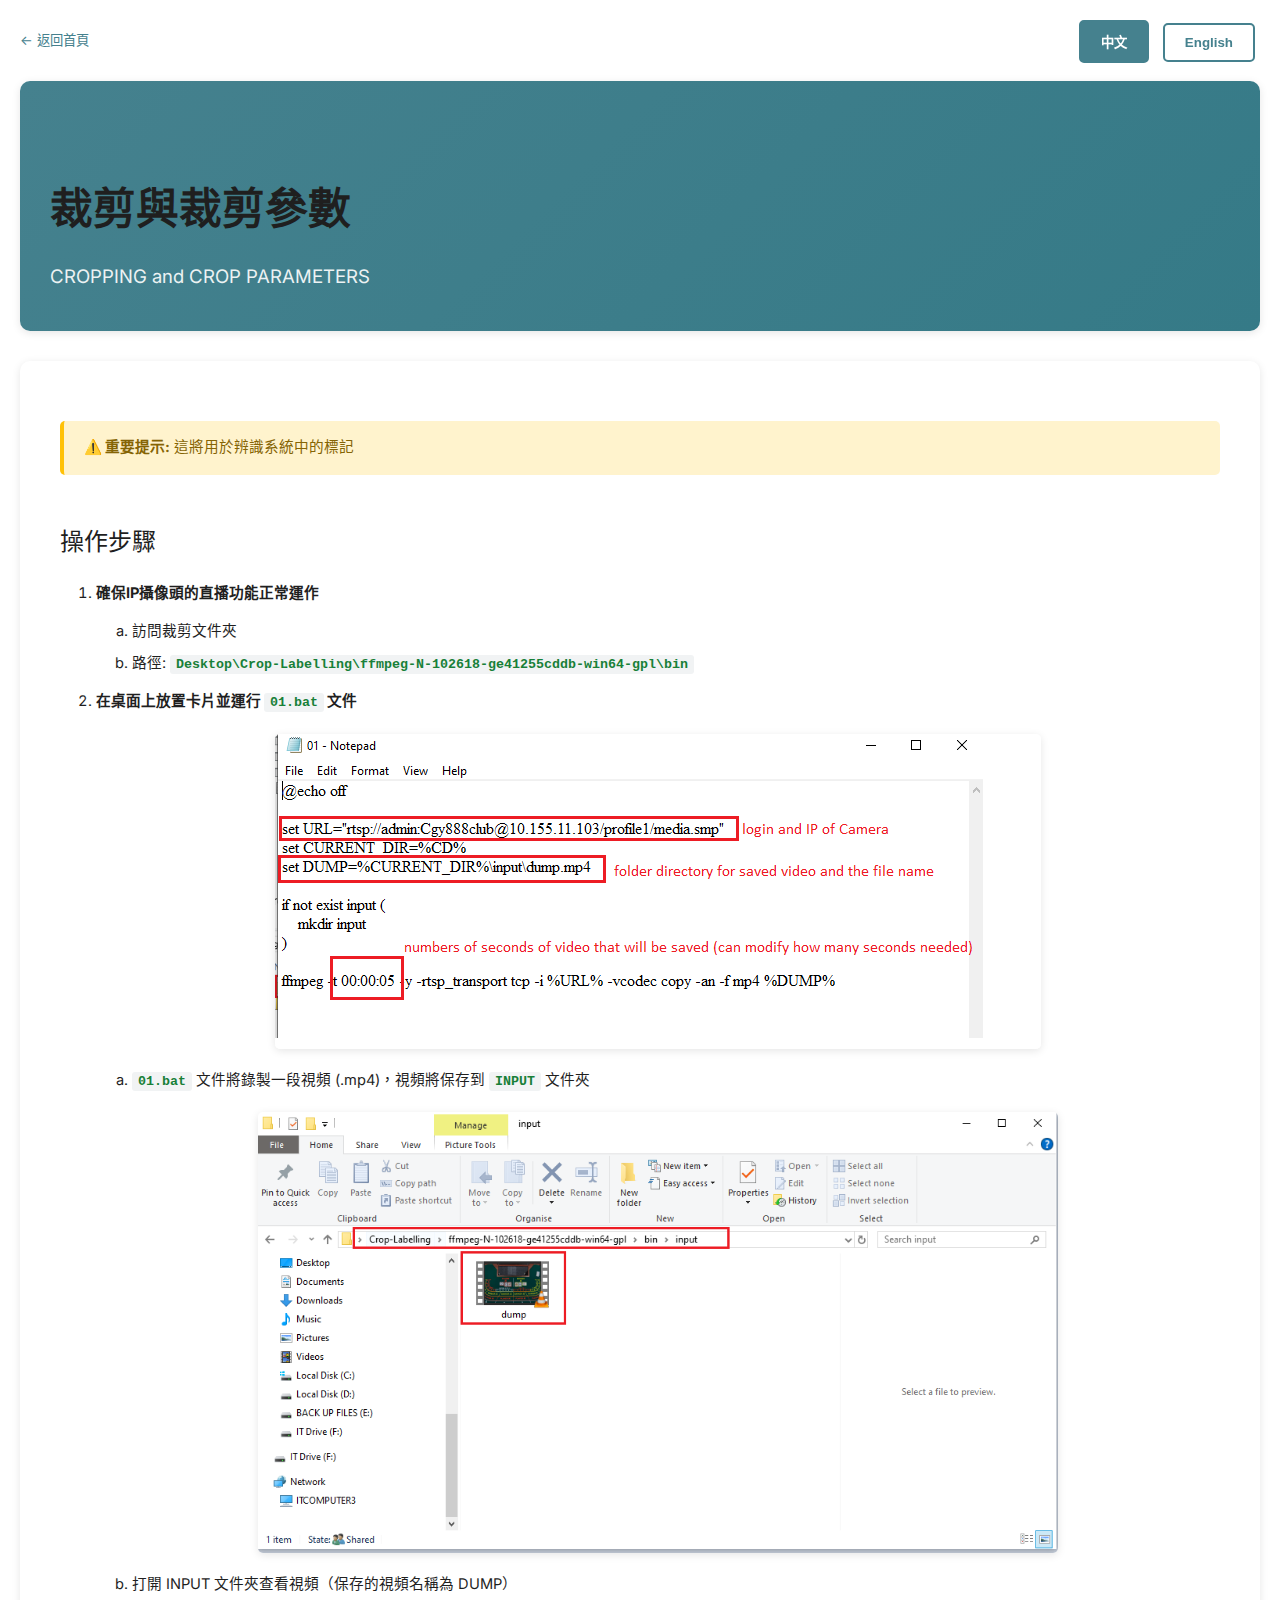
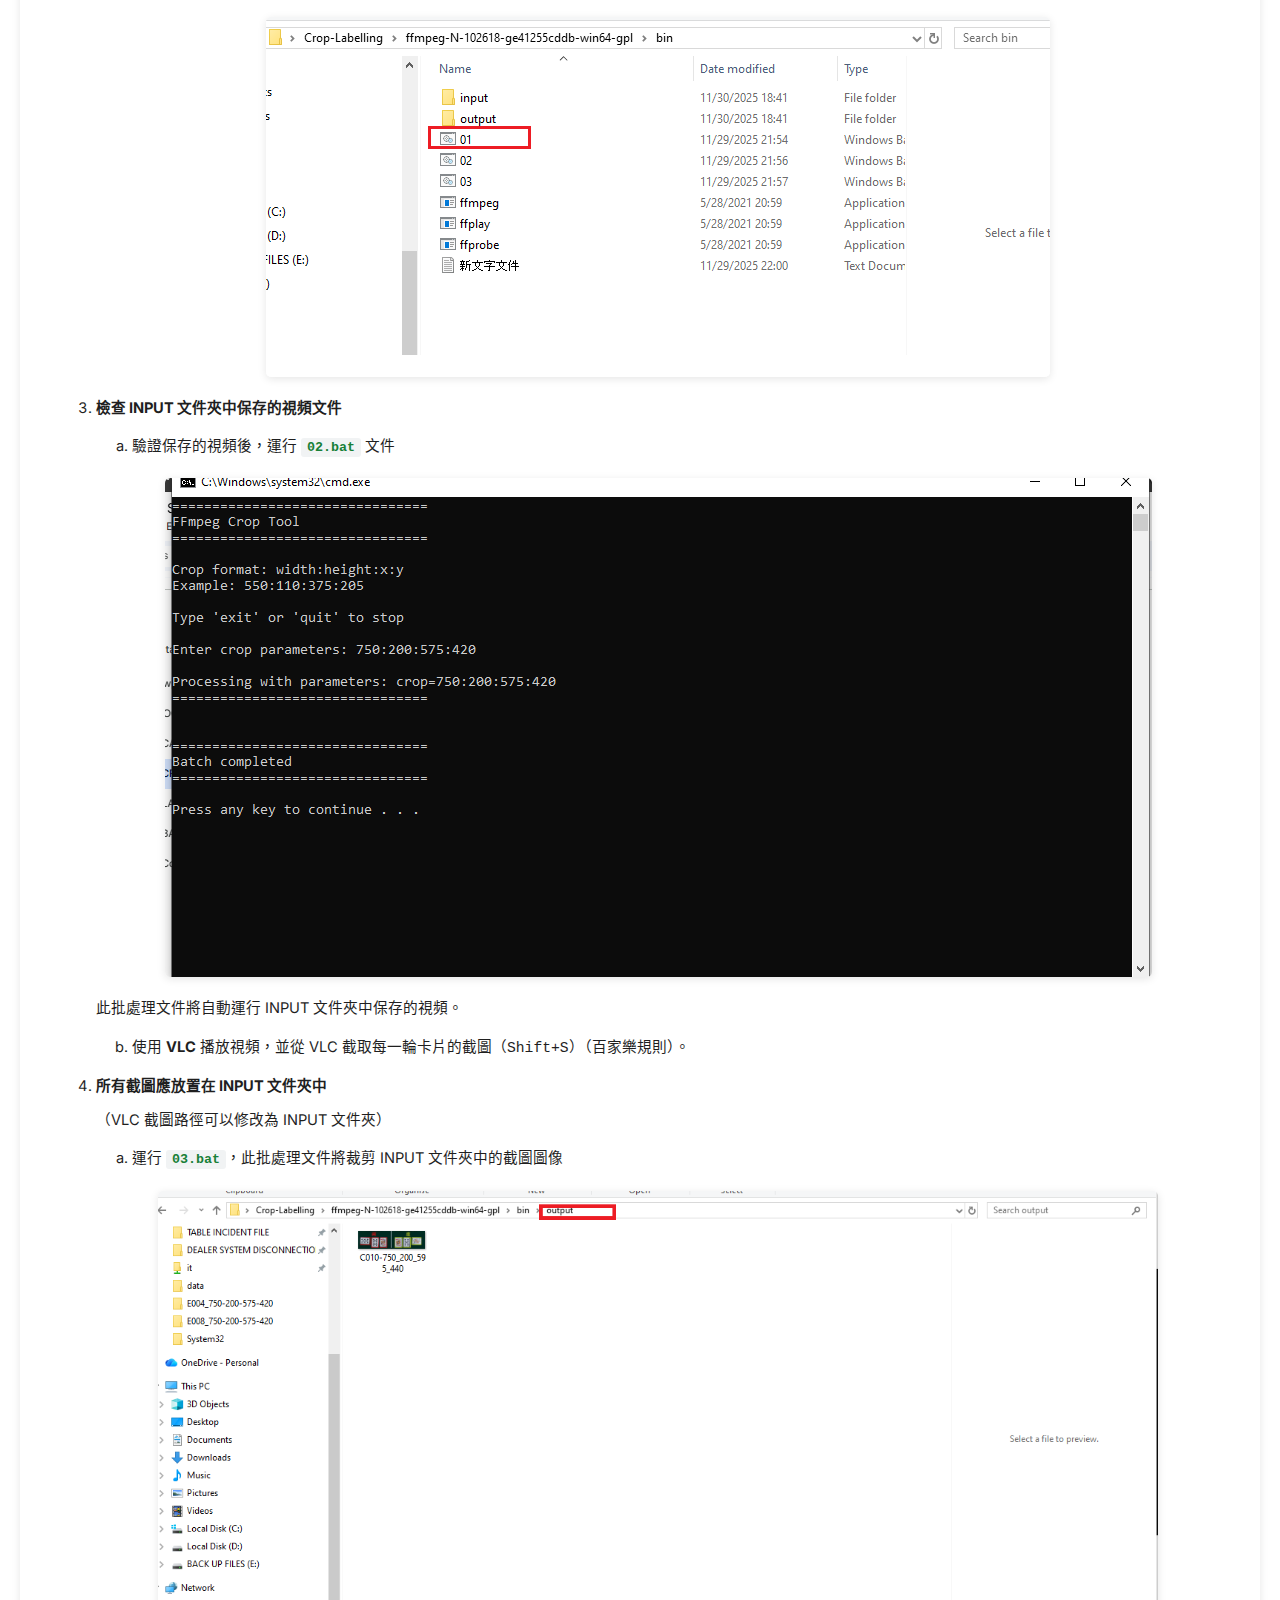
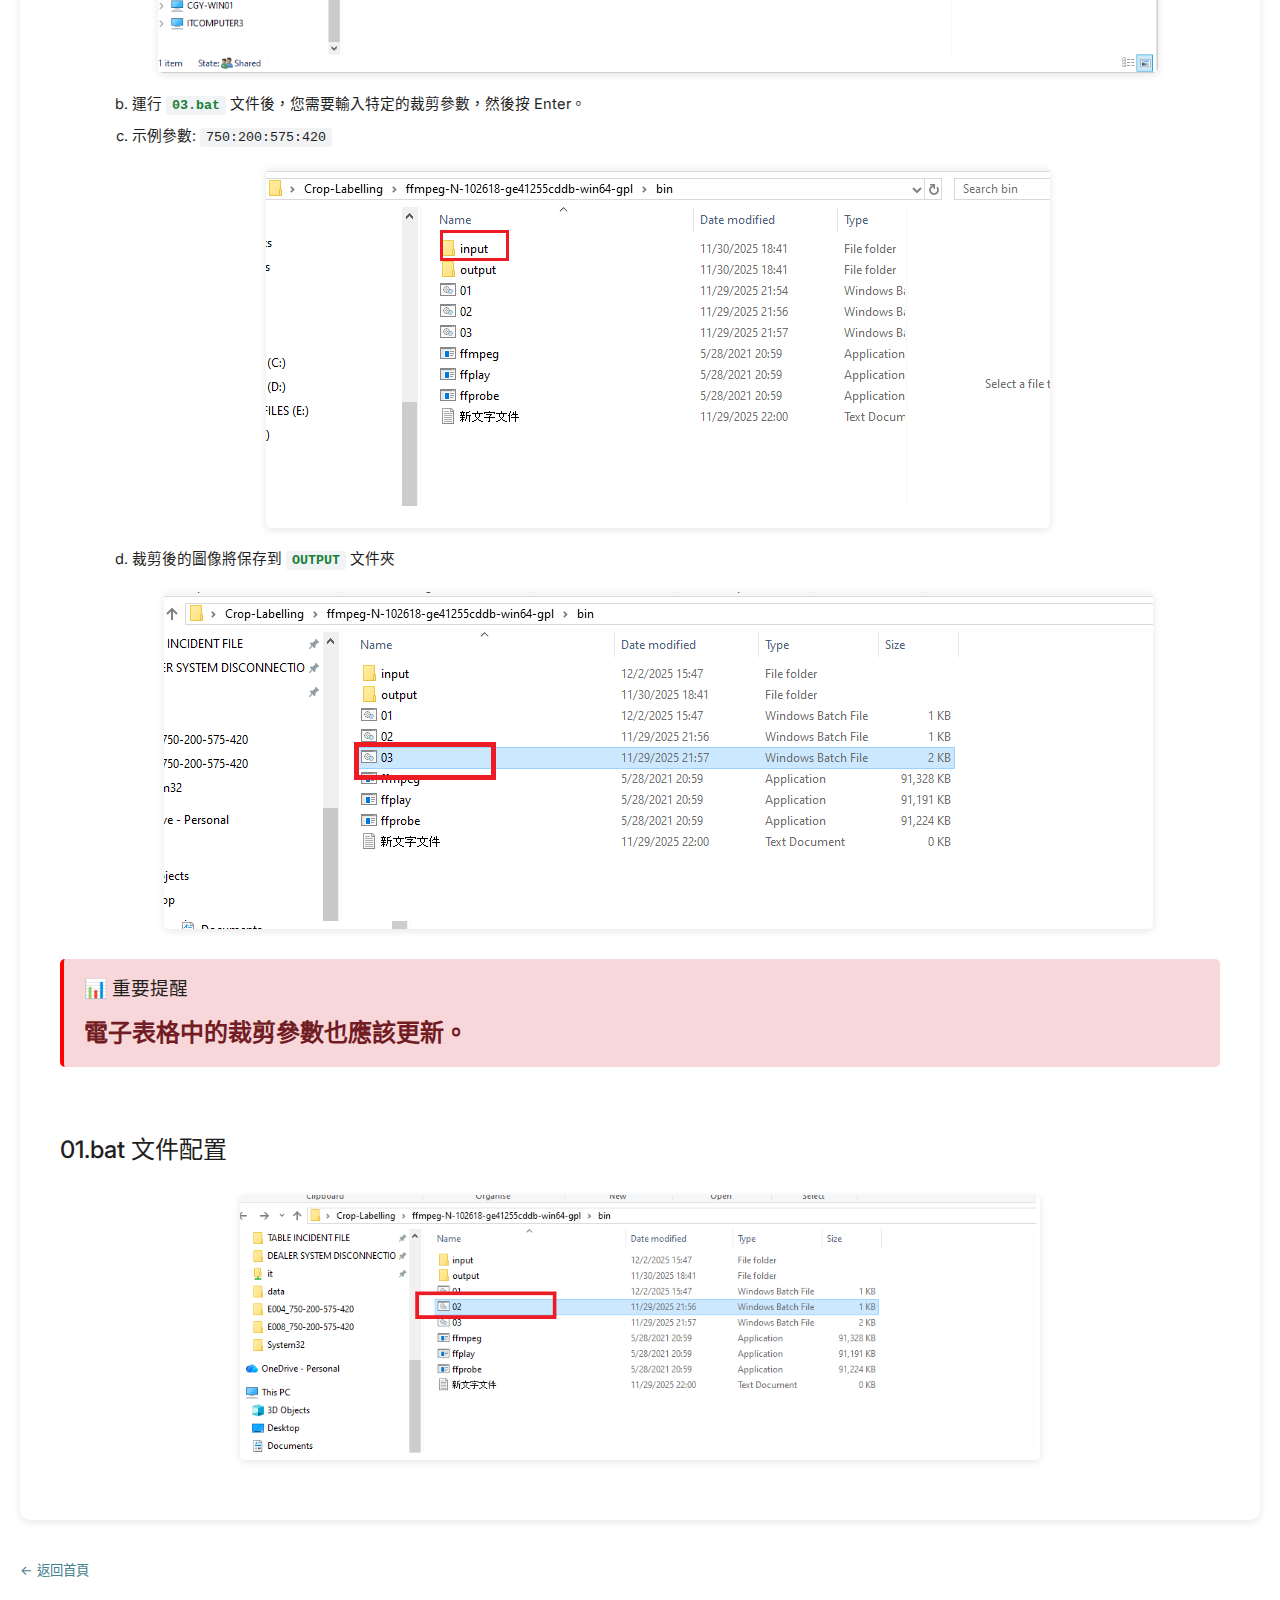
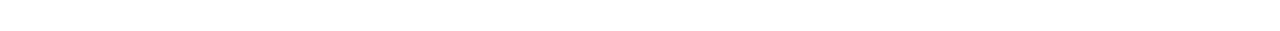
<file: pages/crop-parameters.html>
<!DOCTYPE html>
<html lang="zh-TW">
<head>
    <meta charset="UTF-8">
    <meta name="viewport" content="width=device-width, initial-scale=1.0">
    <title>裁剪參數 SOP - Crop Parameters SOP</title>
    <link rel="stylesheet" href="../assets/css/styles.css">
</head>
<body>
    <!-- Language Switcher -->
    <div class="language-switcher">
        <button class="lang-btn active" data-lang="zh">中文</button>
        <button class="lang-btn" data-lang="en">English</button>
    </div>

    <!-- Chinese Content -->
    <div data-lang="zh">
        <div class="breadcrumb">
            <a href="../index.html">← 返回首頁</a>
        </div>

        <header class="main-header">
            <h1>裁剪與裁剪參數</h1>
            <p>CROPPING and CROP PARAMETERS</p>
        </header>

        <div class="content-container">
            <div class="alert alert-warning">
                <strong>⚠️ 重要提示:</strong> 這將用於辨識系統中的標記
            </div>

            <h2>操作步驟</h2>

            <ol>
                <li>
                    <strong>確保IP攝像頭的直播功能正常運作</strong>
                    <ol style="list-style-type: lower-alpha;">
                        <li>訪問裁剪文件夾</li>
                        <li>路徑: <code class="code-highlight">Desktop\Crop-Labelling\ffmpeg-N-102618-ge41255cddb-win64-gpl\bin</code></li>
                    </ol>
                </li>

                <li>
                    <strong>在桌面上放置卡片並運行 <code class="code-highlight">01.bat</code> 文件</strong>
                    <p style="margin-top: 10px;">
                        <img src="../assets/images/crop/crop-step1.png" alt="運行01.bat文件" style="max-width: 800px;">
                    </p>
                    <ol style="list-style-type: lower-alpha;">
                        <li><code class="code-highlight">01.bat</code> 文件將錄製一段視頻 (.mp4)，視頻將保存到 <code class="code-highlight">INPUT</code> 文件夾</li>
                    </ol>
                    <p style="margin-top: 10px;">
                        <img src="../assets/images/crop/crop-step2.png" alt="視頻保存" style="max-width: 800px;">
                    </p>
                    <ol style="list-style-type: lower-alpha;" start="2">
                        <li>打開 INPUT 文件夾查看視頻（保存的視頻名稱為 DUMP）</li>
                    </ol>
                    <p style="margin-top: 10px;">
                        <img src="../assets/images/crop/crop-step3.png" alt="查看視頻" style="max-width: 1000px;">
                    </p>
                </li>

                <li>
                    <strong>檢查 INPUT 文件夾中保存的視頻文件</strong>
                    <ol style="list-style-type: lower-alpha;">
                        <li>驗證保存的視頻後，運行 <code class="code-highlight">02.bat</code> 文件</li>
                    </ol>
                    <p style="margin-top: 10px;">
                        <img src="../assets/images/crop/crop-step4.png" alt="運行02.bat" style="max-width: 1000px;">
                    </p>
                    <p>此批處理文件將自動運行 INPUT 文件夾中保存的視頻。</p>

                    <ol style="list-style-type: lower-alpha;" start="2">
                        <li>使用 <strong>VLC</strong> 播放視頻，並從 VLC 截取每一輪卡片的截圖（<kbd>Shift+S</kbd>）（百家樂規則）。</li>
                    </ol>
                </li>

                <li>
                    <strong>所有截圖應放置在 INPUT 文件夾中</strong>
                    <p>（VLC 截圖路徑可以修改為 INPUT 文件夾）</p>

                    <ol style="list-style-type: lower-alpha;">
                        <li>運行 <code class="code-highlight">03.bat</code>，此批處理文件將裁剪 INPUT 文件夾中的截圖圖像</li>
                    </ol>
                    <p style="margin-top: 10px;">
                        <img src="../assets/images/crop/crop-step5.png" alt="運行03.bat" style="max-width: 1000px;">
                    </p>

                    <ol style="list-style-type: lower-alpha;" start="2">
                        <li>運行 <code class="code-highlight">03.bat</code> 文件後，您需要輸入特定的裁剪參數，然後按 Enter。</li>
                        <li>示例參數: <code>750:200:575:420</code></li>
                    </ol>
                    <p style="margin-top: 10px;">
                        <img src="../assets/images/crop/crop-step6.png" alt="輸入參數" style="max-width: 1000px;">
                    </p>

                    <ol style="list-style-type: lower-alpha;" start="4">
                        <li>裁剪後的圖像將保存到 <code class="code-highlight">OUTPUT</code> 文件夾</li>
                    </ol>
                    <p style="margin-top: 10px;">
                        <img src="../assets/images/crop/crop-step7.png" alt="輸出結果" style="max-width: 1300px;">
                    </p>
                </li>
            </ol>

            <div class="alert alert-danger" style="margin-top: 30px;">
                <h3 style="margin: 0 0 10px 0;">📊 重要提醒</h3>
                <p style="margin: 0; font-size: 18pt; font-weight: 700;">電子表格中的裁剪參數也應該更新。</p>
            </div>

            <h2 style="margin-top: 40px;">01.bat 文件配置</h2>
            <p>
                <img src="../assets/images/crop/crop-config.png" alt="01.bat配置" style="max-width: 800px;">
            </p>
        </div>

        <div class="breadcrumb" style="margin-top: 30px;">
            <a href="../index.html">← 返回首頁</a>
        </div>
    </div>

    <!-- English Content -->
    <div data-lang="en" style="display: none;">
        <div class="breadcrumb">
            <a href="../index.html">← Back to Home</a>
        </div>

        <header class="main-header">
            <h1>CROPPING and CROP PARAMETERS</h1>
            <p>Standard Operating Procedure for Image Cropping</p>
        </header>

        <div class="content-container">
            <div class="alert alert-warning">
                <strong>⚠️ Important:</strong> This will be for labelling that will be used in RECOGNITION SYSTEM
            </div>

            <h2>Procedure Steps</h2>

            <ol>
                <li>
                    <strong>Make sure IP Cam for livestream is working properly</strong>
                    <ol style="list-style-type: lower-alpha;">
                        <li>Access the folder for cropping</li>
                        <li>Path: <code class="code-highlight">Desktop\Crop-Labelling\ffmpeg-N-102618-ge41255cddb-win64-gpl\bin</code></li>
                    </ol>
                </li>

                <li>
                    <strong>Place cards on the table and run <code class="code-highlight">01.bat</code> file inside the folder</strong>
                    <p style="margin-top: 10px;">
                        <img src="../assets/images/crop/crop-step1.png" alt="Run 01.bat file" style="max-width: 800px;">
                    </p>
                    <ol style="list-style-type: lower-alpha;">
                        <li>The <code class="code-highlight">01.bat</code> file will record a video (.mp4) and the video will be saved to <code class="code-highlight">INPUT</code> folder</li>
                    </ol>
                    <p style="margin-top: 10px;">
                        <img src="../assets/images/crop/crop-step2.png" alt="Video saved" style="max-width: 800px;">
                    </p>
                    <ol style="list-style-type: lower-alpha;" start="2">
                        <li>Open input folder to see the video (the saved video name is DUMP)</li>
                    </ol>
                    <p style="margin-top: 10px;">
                        <img src="../assets/images/crop/crop-step3.png" alt="View video" style="max-width: 1000px;">
                    </p>
                </li>

                <li>
                    <strong>Check the saved video file in the input folder</strong>
                    <ol style="list-style-type: lower-alpha;">
                        <li>After verifying the saved video, run the <code class="code-highlight">02.bat</code> file</li>
                    </ol>
                    <p style="margin-top: 10px;">
                        <img src="../assets/images/crop/crop-step4.png" alt="Run 02.bat" style="max-width: 1000px;">
                    </p>
                    <p>This bat file will automatically run the saved video from the input folder.</p>

                    <ol style="list-style-type: lower-alpha;" start="2">
                        <li>Play the video using <strong>VLC</strong> and from VLC take a screenshot (<kbd>Shift+S</kbd>) of the cards every round (BACCARAT RULES).</li>
                    </ol>
                </li>

                <li>
                    <strong>All screenshot images should be placed in the INPUT folder</strong>
                    <p>(VLC screenshot path can be modified to INPUT folder).</p>

                    <ol style="list-style-type: lower-alpha;">
                        <li>Run <code class="code-highlight">03.bat</code>, this bat file will crop the screenshot image from INPUT folder</li>
                    </ol>
                    <p style="margin-top: 10px;">
                        <img src="../assets/images/crop/crop-step5.png" alt="Run 03.bat" style="max-width: 1000px;">
                    </p>

                    <ol style="list-style-type: lower-alpha;" start="2">
                        <li>After running the <code class="code-highlight">03.bat</code> file, you need to enter the specific crop parameters, then press Enter.</li>
                        <li>Example parameters: <code>750:200:575:420</code></li>
                    </ol>
                    <p style="margin-top: 10px;">
                        <img src="../assets/images/crop/crop-step6.png" alt="Enter parameters" style="max-width: 1000px;">
                    </p>

                    <ol style="list-style-type: lower-alpha;" start="4">
                        <li>The cropped image will be saved to <code class="code-highlight">OUTPUT</code> folder</li>
                    </ol>
                    <p style="margin-top: 10px;">
                        <img src="../assets/images/crop/crop-step7.png" alt="Output results" style="max-width: 1300px;">
                    </p>
                </li>
            </ol>

            <div class="alert alert-danger" style="margin-top: 30px;">
                <h3 style="margin: 0 0 10px 0;">📊 Important Reminder</h3>
                <p style="margin: 0; font-size: 18pt; font-weight: 700;">Spreadsheet crop parameters should also be updated.</p>
            </div>

            <h2 style="margin-top: 40px;">01.bat File Configuration</h2>
            <p>
                <img src="../assets/images/crop/crop-config.png" alt="01.bat configuration" style="max-width: 800px;">
            </p>
        </div>

        <div class="breadcrumb" style="margin-top: 30px;">
            <a href="../index.html">← Back to Home</a>
        </div>
    </div>

    <script src="../assets/js/language.js"></script>
</body>
</html>
</file>
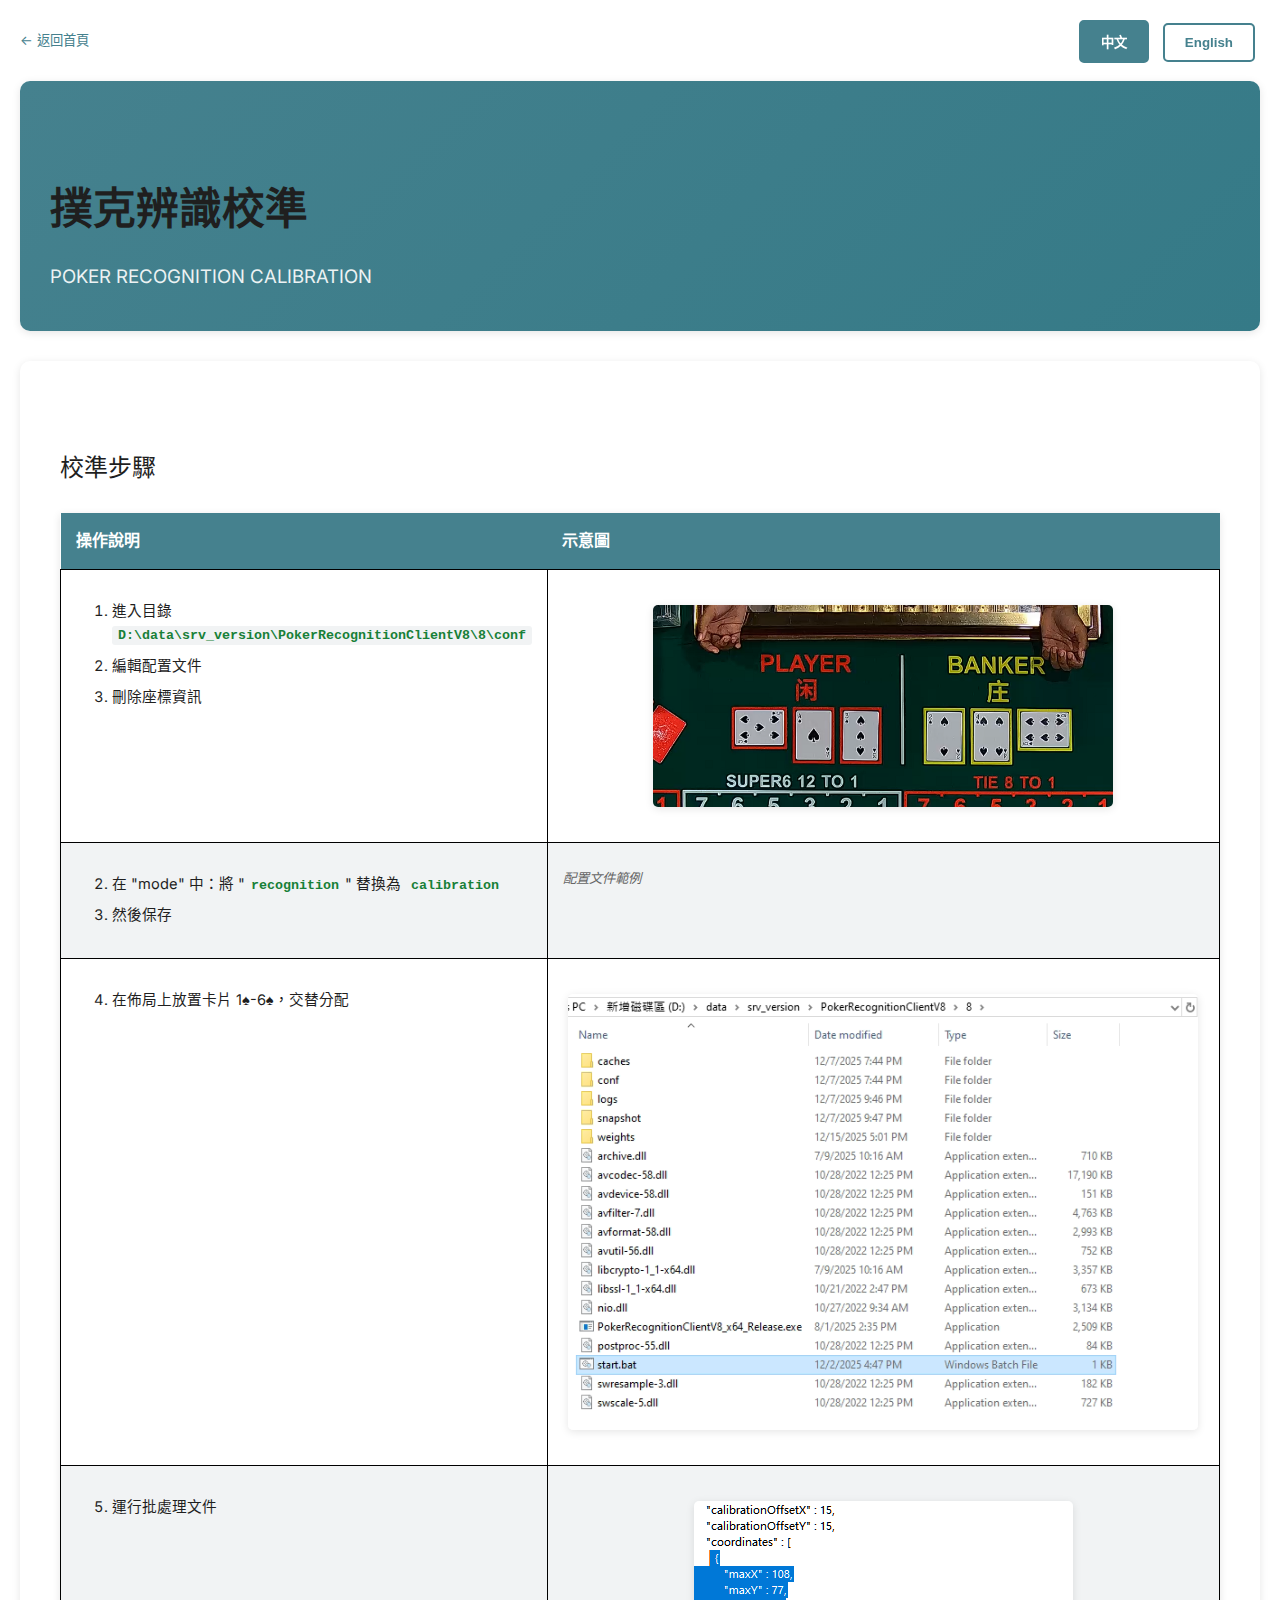
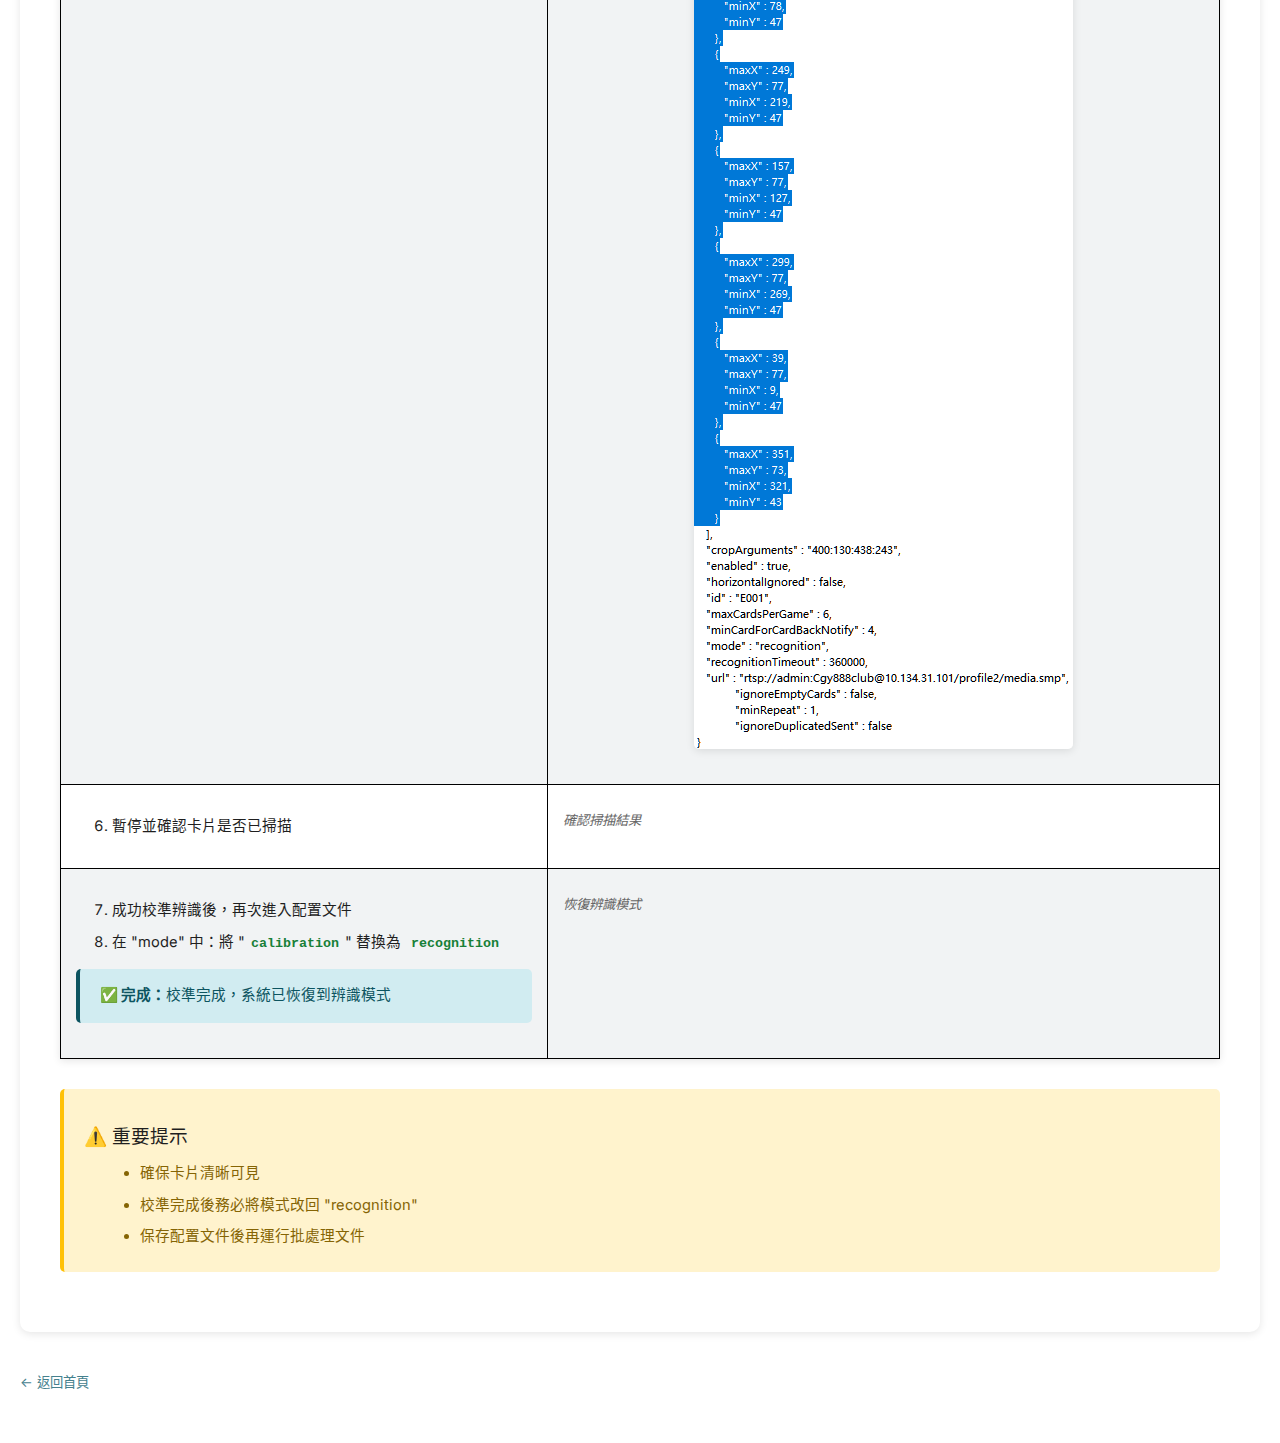
<file: pages/poker-calibration.html>
<!DOCTYPE html>
<html lang="zh-TW">
<head>
    <meta charset="UTF-8">
    <meta name="viewport" content="width=device-width, initial-scale=1.0">
    <title>撲克辨識校準 SOP - Poker Recognition Calibration</title>
    <link rel="stylesheet" href="../assets/css/styles.css">
</head>
<body>
    <!-- Language Switcher -->
    <div class="language-switcher">
        <button class="lang-btn active" data-lang="zh">中文</button>
        <button class="lang-btn" data-lang="en">English</button>
    </div>

    <!-- Chinese Content -->
    <div data-lang="zh">
        <div class="breadcrumb">
            <a href="../index.html">← 返回首頁</a>
        </div>

        <header class="main-header">
            <h1>撲克辨識校準</h1>
            <p>POKER RECOGNITION CALIBRATION</p>
        </header>

        <div class="content-container">
            <h2>校準步驟</h2>

            <table>
                <thead>
                    <tr>
                        <th style="width: 40%;">操作說明</th>
                        <th style="width: 60%;">示意圖</th>
                    </tr>
                </thead>
                <tbody>
                    <tr>
                        <td>
                            <ol>
                                <li>進入目錄 <code class="code-highlight">D:\data\srv_version\PokerRecognitionClientV8\8\conf</code></li>
                                <li>編輯配置文件</li>
                                <li>刪除座標資訊</li>
                            </ol>
                        </td>
                        <td style="text-align: center;">
                            <img src="../assets/images/poker-calibration/config-location.png" alt="配置文件位置" style="max-width: 460px;">
                        </td>
                    </tr>

                    <tr>
                        <td>
                            <ol start="2">
                                <li>在 "mode" 中：將 "<code class="code-highlight">recognition</code>" 替換為 <code class="code-highlight">calibration</code></li>
                                <li>然後保存</li>
                            </ol>
                        </td>
                        <td>
                            <p style="font-size: 10pt; color: #666; margin-bottom: 10px;"><em>配置文件範例</em></p>
                        </td>
                    </tr>

                    <tr>
                        <td>
                            <ol start="4">
                                <li>在佈局上放置卡片 1♠-6♠，交替分配</li>
                            </ol>
                        </td>
                        <td style="text-align: center;">
                            <img src="../assets/images/poker-calibration/card-layout.png" alt="卡片佈局" style="max-width: 800px;">
                        </td>
                    </tr>

                    <tr>
                        <td>
                            <ol start="5">
                                <li>運行批處理文件</li>
                            </ol>
                        </td>
                        <td style="text-align: center;">
                            <img src="../assets/images/poker-calibration/run-bat.png" alt="運行批處理文件" style="max-width: 630px;">
                        </td>
                    </tr>

                    <tr>
                        <td>
                            <ol start="6">
                                <li>暫停並確認卡片是否已掃描</li>
                            </ol>
                        </td>
                        <td>
                            <p style="font-size: 10pt; color: #666;"><em>確認掃描結果</em></p>
                        </td>
                    </tr>

                    <tr>
                        <td>
                            <ol start="7">
                                <li>成功校準辨識後，再次進入配置文件</li>
                                <li>在 "mode" 中：將 "<code class="code-highlight">calibration</code>" 替換為 <code class="code-highlight">recognition</code></li>
                            </ol>
                            <div class="alert alert-info" style="margin-top: 15px;">
                                <strong>✅ 完成：</strong>校準完成，系統已恢復到辨識模式
                            </div>
                        </td>
                        <td>
                            <p style="font-size: 10pt; color: #666;"><em>恢復辨識模式</em></p>
                        </td>
                    </tr>
                </tbody>
            </table>

            <div class="alert alert-warning" style="margin-top: 30px;">
                <h3>⚠️ 重要提示</h3>
                <ul style="margin: 10px 0 0 20px;">
                    <li>確保卡片清晰可見</li>
                    <li>校準完成後務必將模式改回 "recognition"</li>
                    <li>保存配置文件後再運行批處理文件</li>
                </ul>
            </div>
        </div>

        <div class="breadcrumb" style="margin-top: 30px;">
            <a href="../index.html">← 返回首頁</a>
        </div>
    </div>

    <!-- English Content -->
    <div data-lang="en" style="display: none;">
        <div class="breadcrumb">
            <a href="../index.html">← Back to Home</a>
        </div>

        <header class="main-header">
            <h1>POKER RECOGNITION CALIBRATION</h1>
            <p>Standard Operating Procedure</p>
        </header>

        <div class="content-container">
            <h2>Calibration Steps</h2>

            <table>
                <thead>
                    <tr>
                        <th style="width: 40%;">Instructions</th>
                        <th style="width: 60%;">Visual Reference</th>
                    </tr>
                </thead>
                <tbody>
                    <tr>
                        <td>
                            <ol>
                                <li>Go to <code class="code-highlight">D:\data\srv_version\PokerRecognitionClientV8\8\conf</code></li>
                                <li>Edit the configuration file</li>
                                <li>Delete the coordinates</li>
                            </ol>
                        </td>
                        <td style="text-align: center;">
                            <img src="../assets/images/poker-calibration/config-location.png" alt="Configuration file location" style="max-width: 460px;">
                        </td>
                    </tr>

                    <tr>
                        <td>
                            <ol start="2">
                                <li>In "mode": Replace "<code class="code-highlight">recognition</code>" with <code class="code-highlight">calibration</code></li>
                                <li>Then save</li>
                            </ol>
                        </td>
                        <td>
                            <p style="font-size: 10pt; color: #666; margin-bottom: 10px;"><em>Configuration file example</em></p>
                        </td>
                    </tr>

                    <tr>
                        <td>
                            <ol start="4">
                                <li>Place the cards 1♠-6♠ on layout, distribute alternately</li>
                            </ol>
                        </td>
                        <td style="text-align: center;">
                            <img src="../assets/images/poker-calibration/card-layout.png" alt="Card layout" style="max-width: 800px;">
                        </td>
                    </tr>

                    <tr>
                        <td>
                            <ol start="5">
                                <li>Run the bat file</li>
                            </ol>
                        </td>
                        <td style="text-align: center;">
                            <img src="../assets/images/poker-calibration/run-bat.png" alt="Run batch file" style="max-width: 630px;">
                        </td>
                    </tr>

                    <tr>
                        <td>
                            <ol start="6">
                                <li>Pause and confirm if the cards were scanned</li>
                            </ol>
                        </td>
                        <td>
                            <p style="font-size: 10pt; color: #666;"><em>Verify scan results</em></p>
                        </td>
                    </tr>

                    <tr>
                        <td>
                            <ol start="7">
                                <li>After successfully calibrating the recognition, go to the config file again</li>
                                <li>In "mode": Replace "<code class="code-highlight">calibration</code>" with <code class="code-highlight">recognition</code></li>
                            </ol>
                            <div class="alert alert-info" style="margin-top: 15px;">
                                <strong>✅ Complete:</strong> Calibration finished, system restored to recognition mode
                            </div>
                        </td>
                        <td>
                            <p style="font-size: 10pt; color: #666;"><em>Restore recognition mode</em></p>
                        </td>
                    </tr>
                </tbody>
            </table>

            <div class="alert alert-warning" style="margin-top: 30px;">
                <h3>⚠️ Important Notes</h3>
                <ul style="margin: 10px 0 0 20px;">
                    <li>Ensure cards are clearly visible</li>
                    <li>Must change mode back to "recognition" after calibration</li>
                    <li>Save configuration file before running batch file</li>
                </ul>
            </div>
        </div>

        <div class="breadcrumb" style="margin-top: 30px;">
            <a href="../index.html">← Back to Home</a>
        </div>
    </div>

    <script src="../assets/js/language.js"></script>
</body>
</html>
</file>
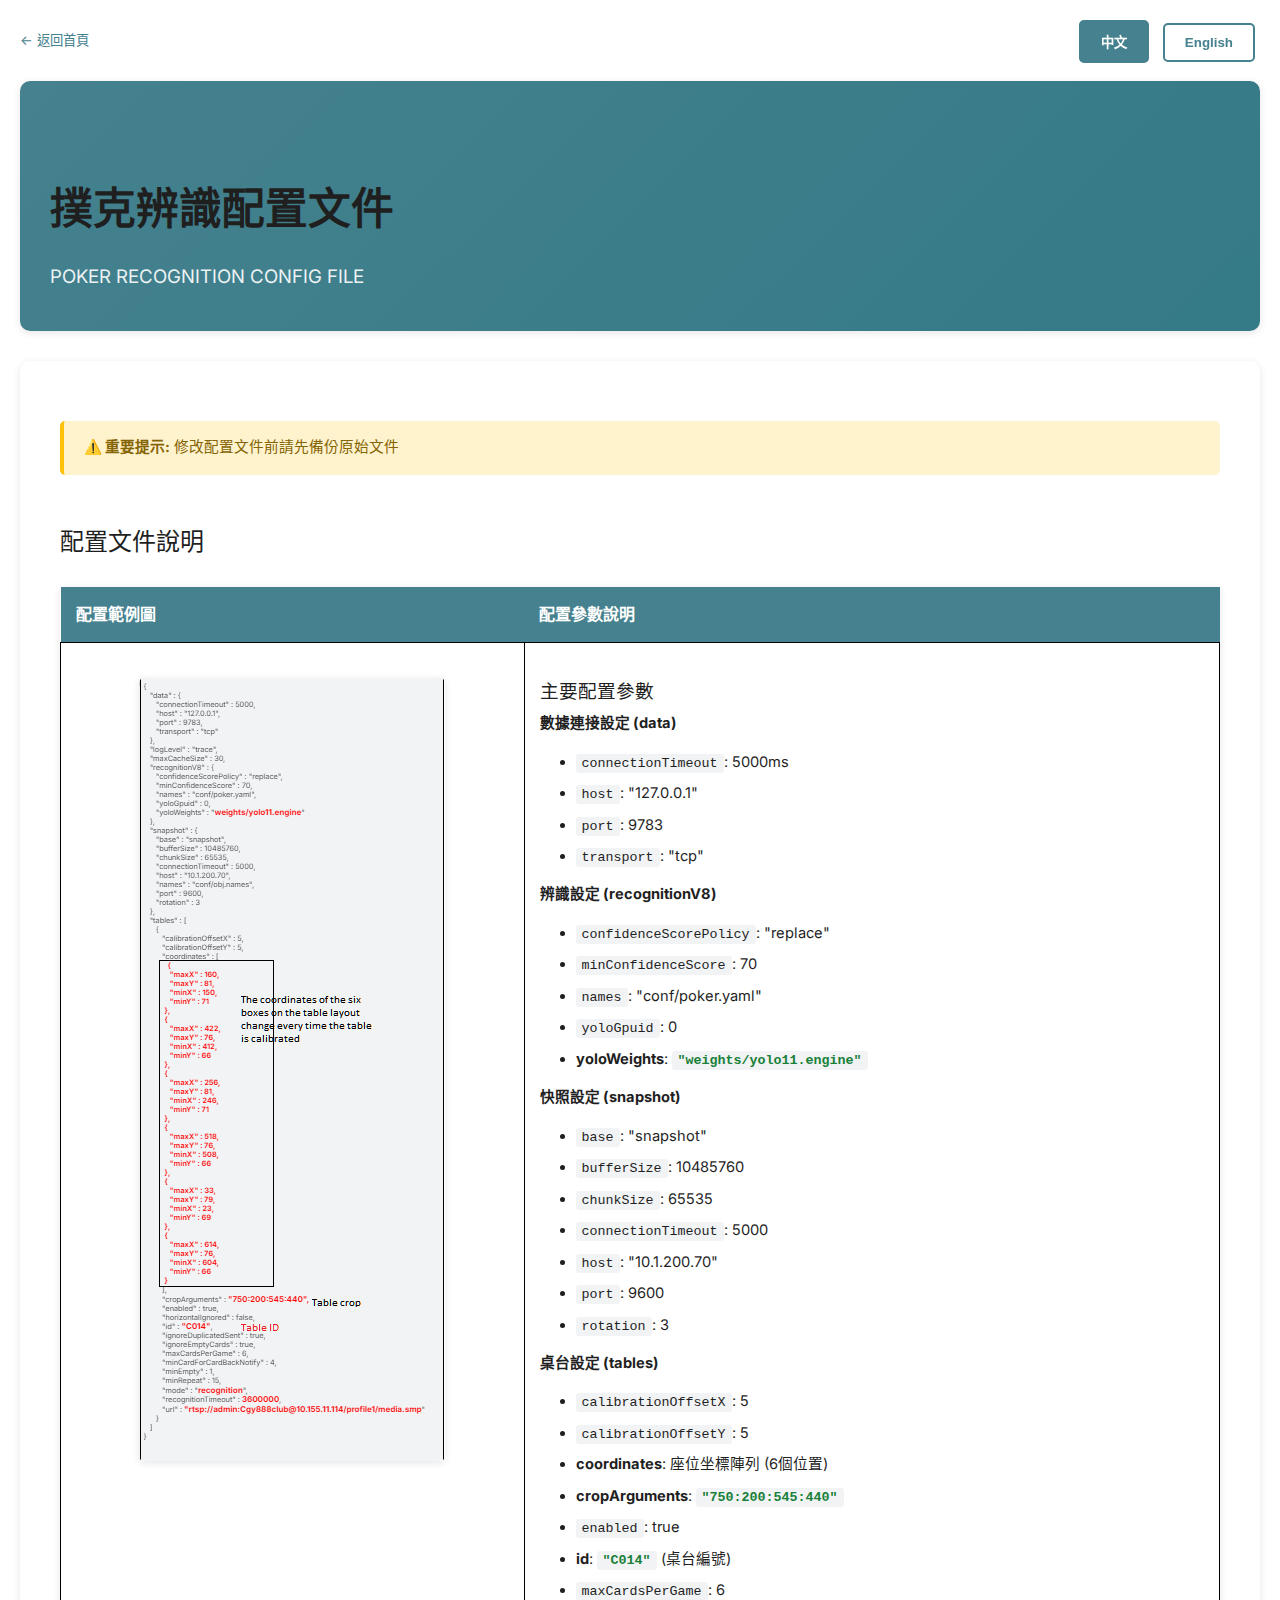
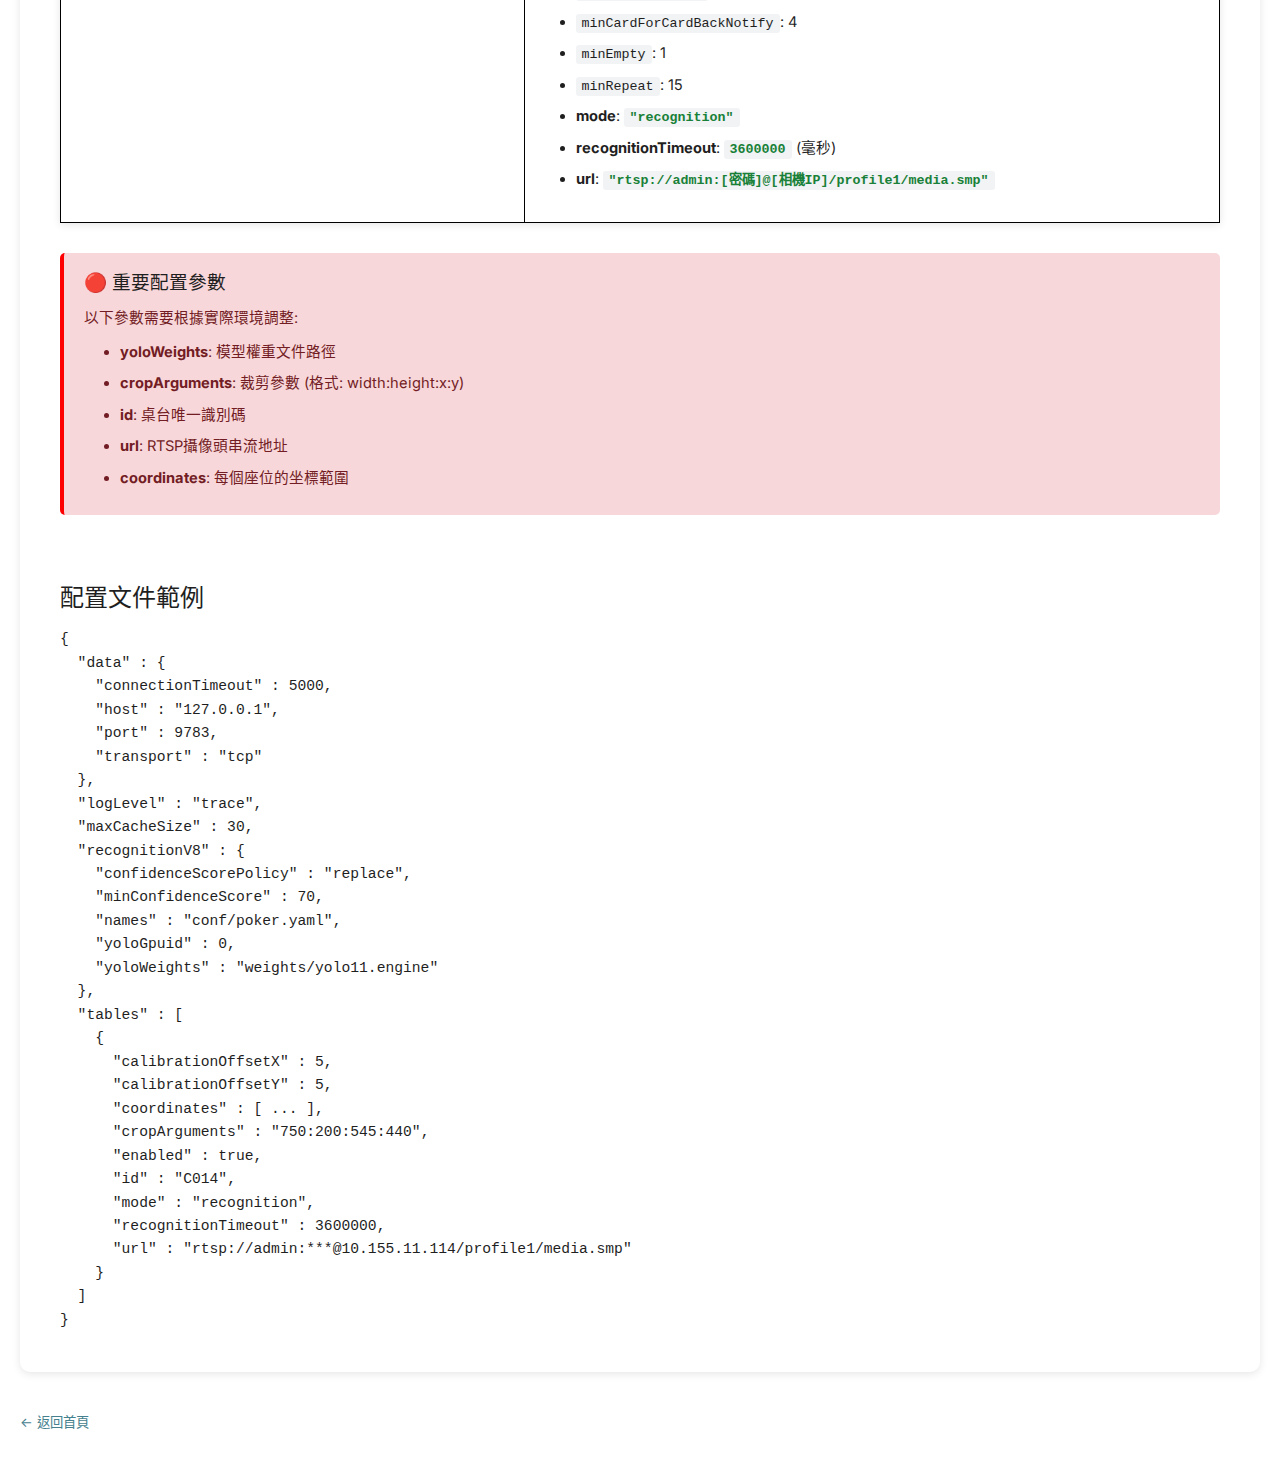
<file: pages/poker-configuration.html>
<!DOCTYPE html>
<html lang="zh-TW">
<head>
    <meta charset="UTF-8">
    <meta name="viewport" content="width=device-width, initial-scale=1.0">
    <title>撲克配置 SOP - Poker Configuration SOP</title>
    <link rel="stylesheet" href="../assets/css/styles.css">
</head>
<body>
    <!-- Language Switcher -->
    <div class="language-switcher">
        <button class="lang-btn active" data-lang="zh">中文</button>
        <button class="lang-btn" data-lang="en">English</button>
    </div>

    <!-- Chinese Content -->
    <div data-lang="zh">
        <div class="breadcrumb">
            <a href="../index.html">← 返回首頁</a>
        </div>

        <header class="main-header">
            <h1>撲克辨識配置文件</h1>
            <p>POKER RECOGNITION CONFIG FILE</p>
        </header>

        <div class="content-container">
            <div class="alert alert-warning">
                <strong>⚠️ 重要提示:</strong> 修改配置文件前請先備份原始文件
            </div>

            <h2>配置文件說明</h2>

            <table class="config-table">
                <thead>
                    <tr>
                        <th style="width: 40%;">配置範例圖</th>
                        <th>配置參數說明</th>
                    </tr>
                </thead>
                <tbody>
                    <tr>
                        <td>
                            <img src="../assets/images/poker-configuration/image1.png" alt="撲克配置範例" style="max-width: 100%;">
                        </td>
                        <td>
                            <h3>主要配置參數</h3>

                            <h4>數據連接設定 (data)</h4>
                            <ul>
                                <li><code>connectionTimeout</code>: 5000ms</li>
                                <li><code>host</code>: "127.0.0.1"</li>
                                <li><code>port</code>: 9783</li>
                                <li><code>transport</code>: "tcp"</li>
                            </ul>

                            <h4>辨識設定 (recognitionV8)</h4>
                            <ul>
                                <li><code>confidenceScorePolicy</code>: "replace"</li>
                                <li><code>minConfidenceScore</code>: 70</li>
                                <li><code>names</code>: "conf/poker.yaml"</li>
                                <li><code>yoloGpuid</code>: 0</li>
                                <li class="highlight-param"><strong>yoloWeights</strong>: <code class="code-highlight">"weights/yolo11.engine"</code></li>
                            </ul>

                            <h4>快照設定 (snapshot)</h4>
                            <ul>
                                <li><code>base</code>: "snapshot"</li>
                                <li><code>bufferSize</code>: 10485760</li>
                                <li><code>chunkSize</code>: 65535</li>
                                <li><code>connectionTimeout</code>: 5000</li>
                                <li><code>host</code>: "10.1.200.70"</li>
                                <li><code>port</code>: 9600</li>
                                <li><code>rotation</code>: 3</li>
                            </ul>

                            <h4>桌台設定 (tables)</h4>
                            <ul>
                                <li><code>calibrationOffsetX</code>: 5</li>
                                <li><code>calibrationOffsetY</code>: 5</li>
                                <li class="highlight-param"><strong>coordinates</strong>: 座位坐標陣列 (6個位置)</li>
                                <li class="highlight-param"><strong>cropArguments</strong>: <code class="code-highlight">"750:200:545:440"</code></li>
                                <li><code>enabled</code>: true</li>
                                <li class="highlight-param"><strong>id</strong>: <code class="code-highlight">"C014"</code> (桌台編號)</li>
                                <li><code>maxCardsPerGame</code>: 6</li>
                                <li><code>minCardForCardBackNotify</code>: 4</li>
                                <li><code>minEmpty</code>: 1</li>
                                <li><code>minRepeat</code>: 15</li>
                                <li class="highlight-param"><strong>mode</strong>: <code class="code-highlight">"recognition"</code></li>
                                <li class="highlight-param"><strong>recognitionTimeout</strong>: <code class="code-highlight">3600000</code> (毫秒)</li>
                                <li class="highlight-param"><strong>url</strong>: <code class="code-highlight">"rtsp://admin:[密碼]@[相機IP]/profile1/media.smp"</code></li>
                            </ul>
                        </td>
                    </tr>
                </tbody>
            </table>

            <div class="alert alert-danger" style="margin-top: 30px;">
                <h3 style="margin: 0 0 10px 0;">🔴 重要配置參數</h3>
                <p>以下參數需要根據實際環境調整:</p>
                <ul style="margin: 10px 0;">
                    <li><strong>yoloWeights</strong>: 模型權重文件路徑</li>
                    <li><strong>cropArguments</strong>: 裁剪參數 (格式: width:height:x:y)</li>
                    <li><strong>id</strong>: 桌台唯一識別碼</li>
                    <li><strong>url</strong>: RTSP攝像頭串流地址</li>
                    <li><strong>coordinates</strong>: 每個座位的坐標範圍</li>
                </ul>
            </div>

            <h2 style="margin-top: 40px;">配置文件範例</h2>
            <pre class="code-block">{
  "data" : {
    "connectionTimeout" : 5000,
    "host" : "127.0.0.1",
    "port" : 9783,
    "transport" : "tcp"
  },
  "logLevel" : "trace",
  "maxCacheSize" : 30,
  "recognitionV8" : {
    "confidenceScorePolicy" : "replace",
    "minConfidenceScore" : 70,
    "names" : "conf/poker.yaml",
    "yoloGpuid" : 0,
    "yoloWeights" : <span class="highlight">"weights/yolo11.engine"</span>
  },
  "tables" : [
    {
      "calibrationOffsetX" : 5,
      "calibrationOffsetY" : 5,
      "coordinates" : [ ... ],
      "cropArguments" : <span class="highlight">"750:200:545:440"</span>,
      "enabled" : true,
      "id" : <span class="highlight">"C014"</span>,
      "mode" : <span class="highlight">"recognition"</span>,
      "recognitionTimeout" : <span class="highlight">3600000</span>,
      "url" : <span class="highlight">"rtsp://admin:***@10.155.11.114/profile1/media.smp"</span>
    }
  ]
}</pre>
        </div>

        <div class="breadcrumb" style="margin-top: 30px;">
            <a href="../index.html">← 返回首頁</a>
        </div>
    </div>

    <!-- English Content -->
    <div data-lang="en" style="display: none;">
        <div class="breadcrumb">
            <a href="../index.html">← Back to Home</a>
        </div>

        <header class="main-header">
            <h1>POKER RECOGNITION CONFIG FILE</h1>
            <p>Configuration Guide for Poker Recognition System</p>
        </header>

        <div class="content-container">
            <div class="alert alert-warning">
                <strong>⚠️ Important:</strong> Back up the original file before making any changes
            </div>

            <h2>Configuration File Description</h2>

            <table class="config-table">
                <thead>
                    <tr>
                        <th style="width: 40%;">Configuration Example</th>
                        <th>Parameter Descriptions</th>
                    </tr>
                </thead>
                <tbody>
                    <tr>
                        <td>
                            <img src="../assets/images/poker-configuration/image1.png" alt="Poker Configuration Example" style="max-width: 100%;">
                        </td>
                        <td>
                            <h3>Main Configuration Parameters</h3>

                            <h4>Data Connection Settings (data)</h4>
                            <ul>
                                <li><code>connectionTimeout</code>: 5000ms</li>
                                <li><code>host</code>: "127.0.0.1"</li>
                                <li><code>port</code>: 9783</li>
                                <li><code>transport</code>: "tcp"</li>
                            </ul>

                            <h4>Recognition Settings (recognitionV8)</h4>
                            <ul>
                                <li><code>confidenceScorePolicy</code>: "replace"</li>
                                <li><code>minConfidenceScore</code>: 70</li>
                                <li><code>names</code>: "conf/poker.yaml"</li>
                                <li><code>yoloGpuid</code>: 0</li>
                                <li class="highlight-param"><strong>yoloWeights</strong>: <code class="code-highlight">"weights/yolo11.engine"</code></li>
                            </ul>

                            <h4>Snapshot Settings (snapshot)</h4>
                            <ul>
                                <li><code>base</code>: "snapshot"</li>
                                <li><code>bufferSize</code>: 10485760</li>
                                <li><code>chunkSize</code>: 65535</li>
                                <li><code>connectionTimeout</code>: 5000</li>
                                <li><code>host</code>: "10.1.200.70"</li>
                                <li><code>port</code>: 9600</li>
                                <li><code>rotation</code>: 3</li>
                            </ul>

                            <h4>Table Settings (tables)</h4>
                            <ul>
                                <li><code>calibrationOffsetX</code>: 5</li>
                                <li><code>calibrationOffsetY</code>: 5</li>
                                <li class="highlight-param"><strong>coordinates</strong>: Array of seat coordinates (6 positions)</li>
                                <li class="highlight-param"><strong>cropArguments</strong>: <code class="code-highlight">"750:200:545:440"</code></li>
                                <li><code>enabled</code>: true</li>
                                <li class="highlight-param"><strong>id</strong>: <code class="code-highlight">"C014"</code> (Table ID)</li>
                                <li><code>maxCardsPerGame</code>: 6</li>
                                <li><code>minCardForCardBackNotify</code>: 4</li>
                                <li><code>minEmpty</code>: 1</li>
                                <li><code>minRepeat</code>: 15</li>
                                <li class="highlight-param"><strong>mode</strong>: <code class="code-highlight">"recognition"</code></li>
                                <li class="highlight-param"><strong>recognitionTimeout</strong>: <code class="code-highlight">3600000</code> (milliseconds)</li>
                                <li class="highlight-param"><strong>url</strong>: <code class="code-highlight">"rtsp://admin:[密碼]@[相機IP]/profile1/media.smp"</code></li>
                            </ul>
                        </td>
                    </tr>
                </tbody>
            </table>

            <div class="alert alert-danger" style="margin-top: 30px;">
                <h3 style="margin: 0 0 10px 0;">🔴 Critical Configuration Parameters</h3>
                <p>The following parameters need to be adjusted based on actual environment:</p>
                <ul style="margin: 10px 0;">
                    <li><strong>yoloWeights</strong>: Model weights file path</li>
                    <li><strong>cropArguments</strong>: Crop parameters (format: width:height:x:y)</li>
                    <li><strong>id</strong>: Unique table identifier</li>
                    <li><strong>url</strong>: RTSP camera stream address</li>
                    <li><strong>coordinates</strong>: Coordinate ranges for each seat</li>
                </ul>
            </div>

            <h2 style="margin-top: 40px;">Configuration File Example</h2>
            <pre class="code-block">{
  "data" : {
    "connectionTimeout" : 5000,
    "host" : "127.0.0.1",
    "port" : 9783,
    "transport" : "tcp"
  },
  "logLevel" : "trace",
  "maxCacheSize" : 30,
  "recognitionV8" : {
    "confidenceScorePolicy" : "replace",
    "minConfidenceScore" : 70,
    "names" : "conf/poker.yaml",
    "yoloGpuid" : 0,
    "yoloWeights" : <span class="highlight">"weights/yolo11.engine"</span>
  },
  "tables" : [
    {
      "calibrationOffsetX" : 5,
      "calibrationOffsetY" : 5,
      "coordinates" : [ ... ],
      "cropArguments" : <span class="highlight">"750:200:545:440"</span>,
      "enabled" : true,
      "id" : <span class="highlight">"C014"</span>,
      "mode" : <span class="highlight">"recognition"</span>,
      "recognitionTimeout" : <span class="highlight">3600000</span>,
      "url" : <span class="highlight">"rtsp://admin:***@10.155.11.114/profile1/media.smp"</span>
    }
  ]
}</pre>
        </div>

        <div class="breadcrumb" style="margin-top: 30px;">
            <a href="../index.html">← Back to Home</a>
        </div>
    </div>

    <script src="../assets/js/language.js"></script>
</body>
</html>
</file>
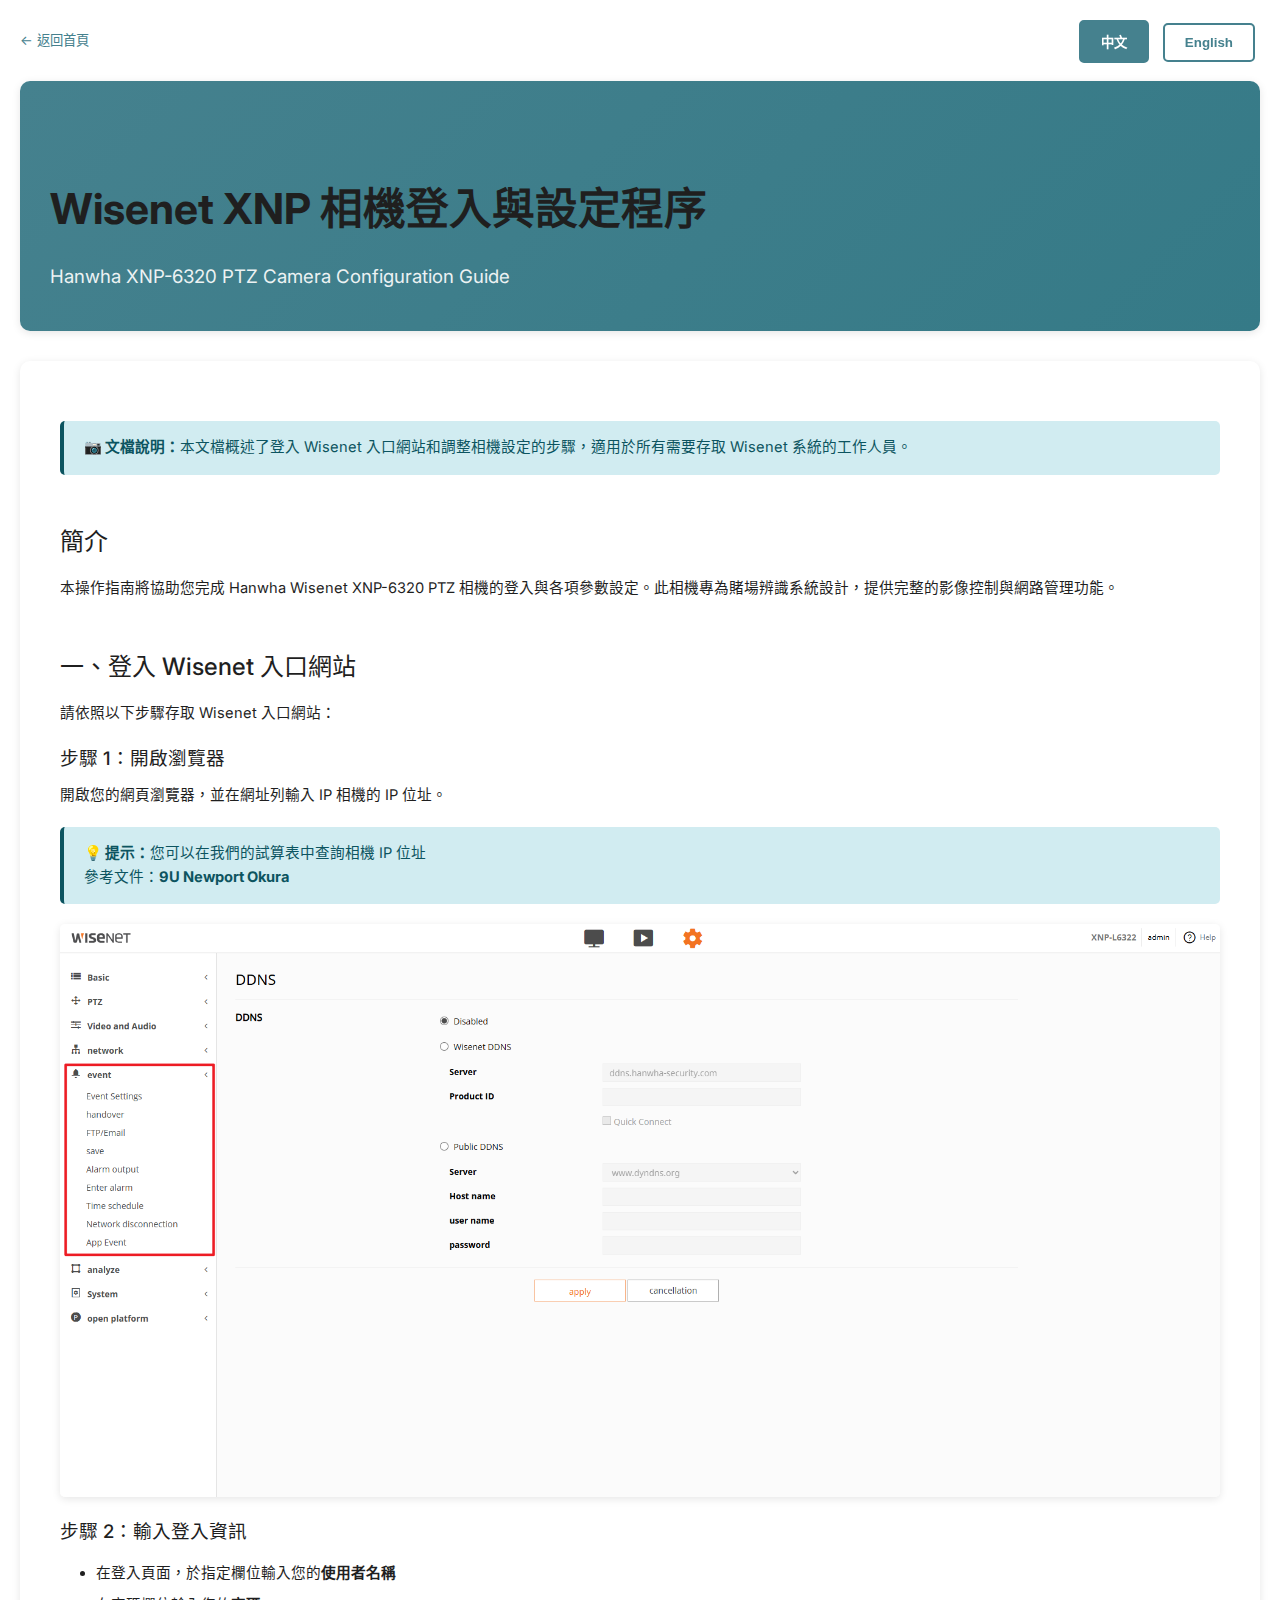
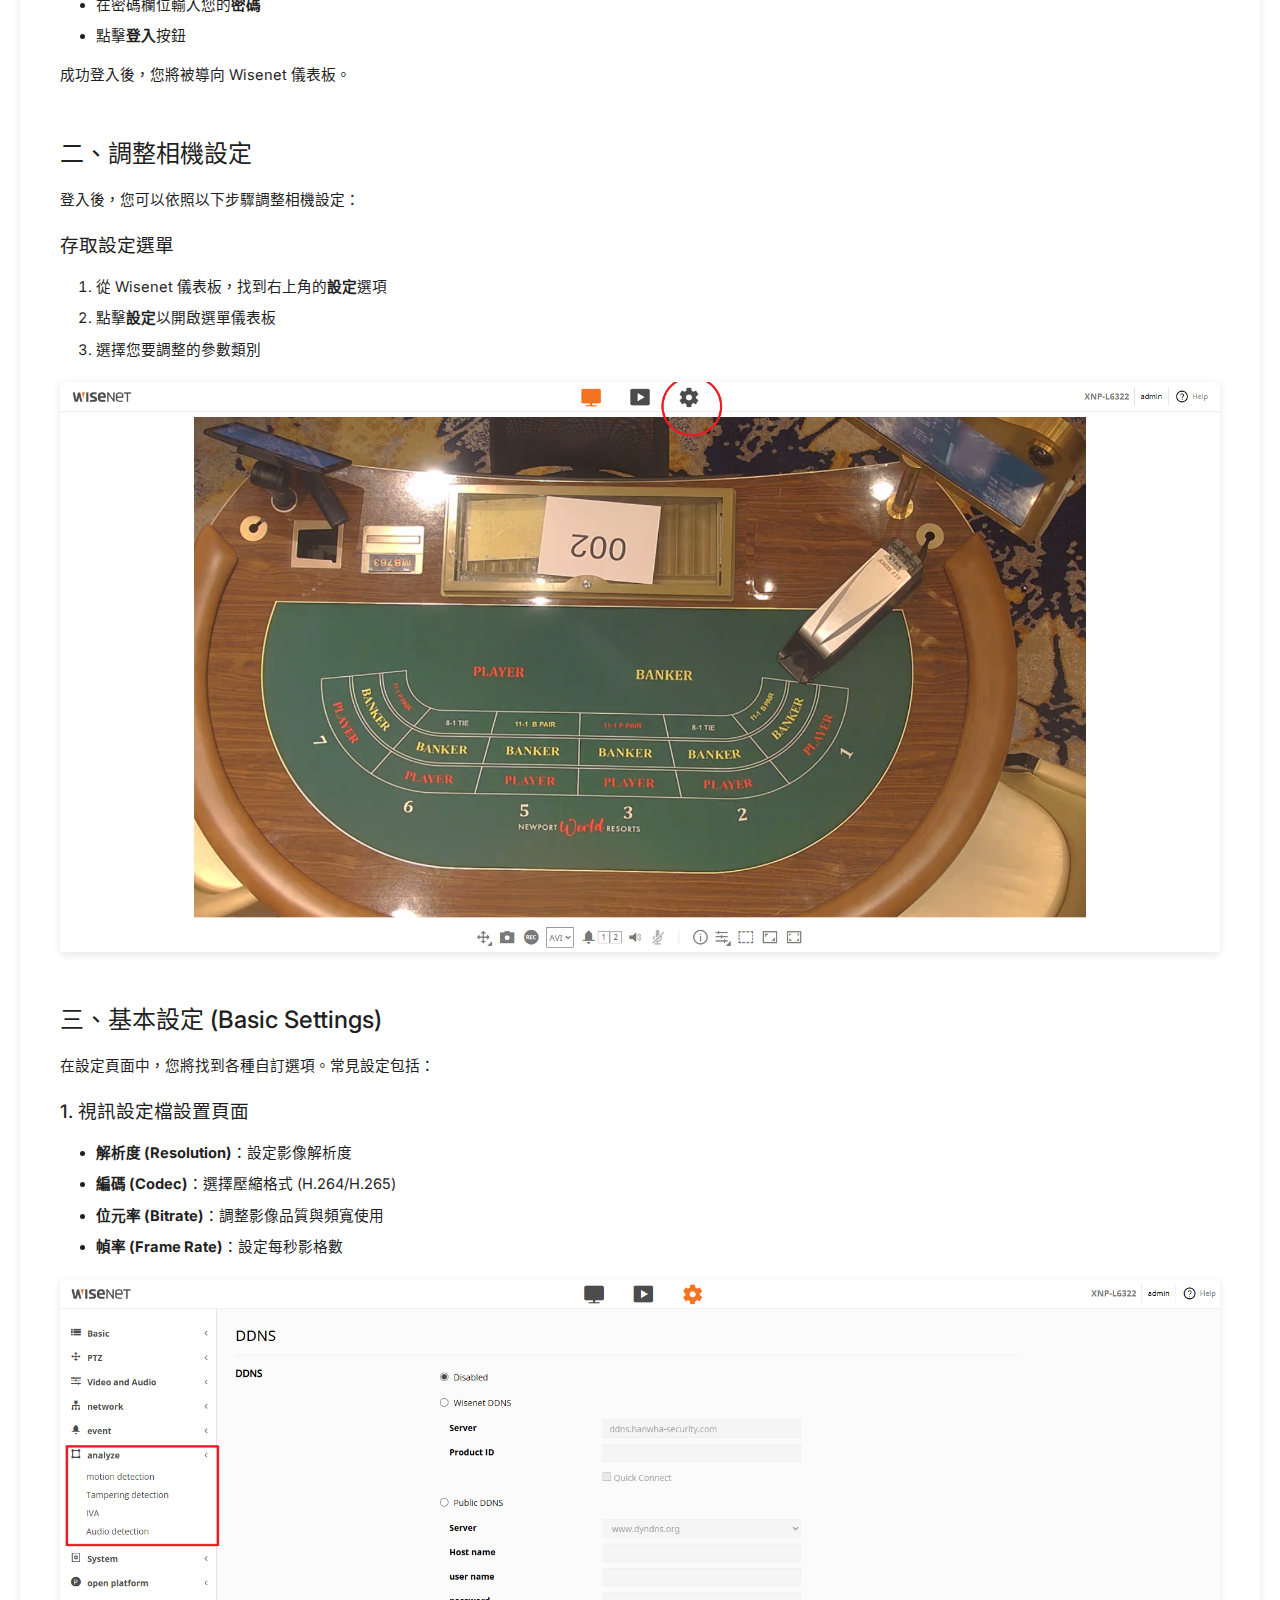
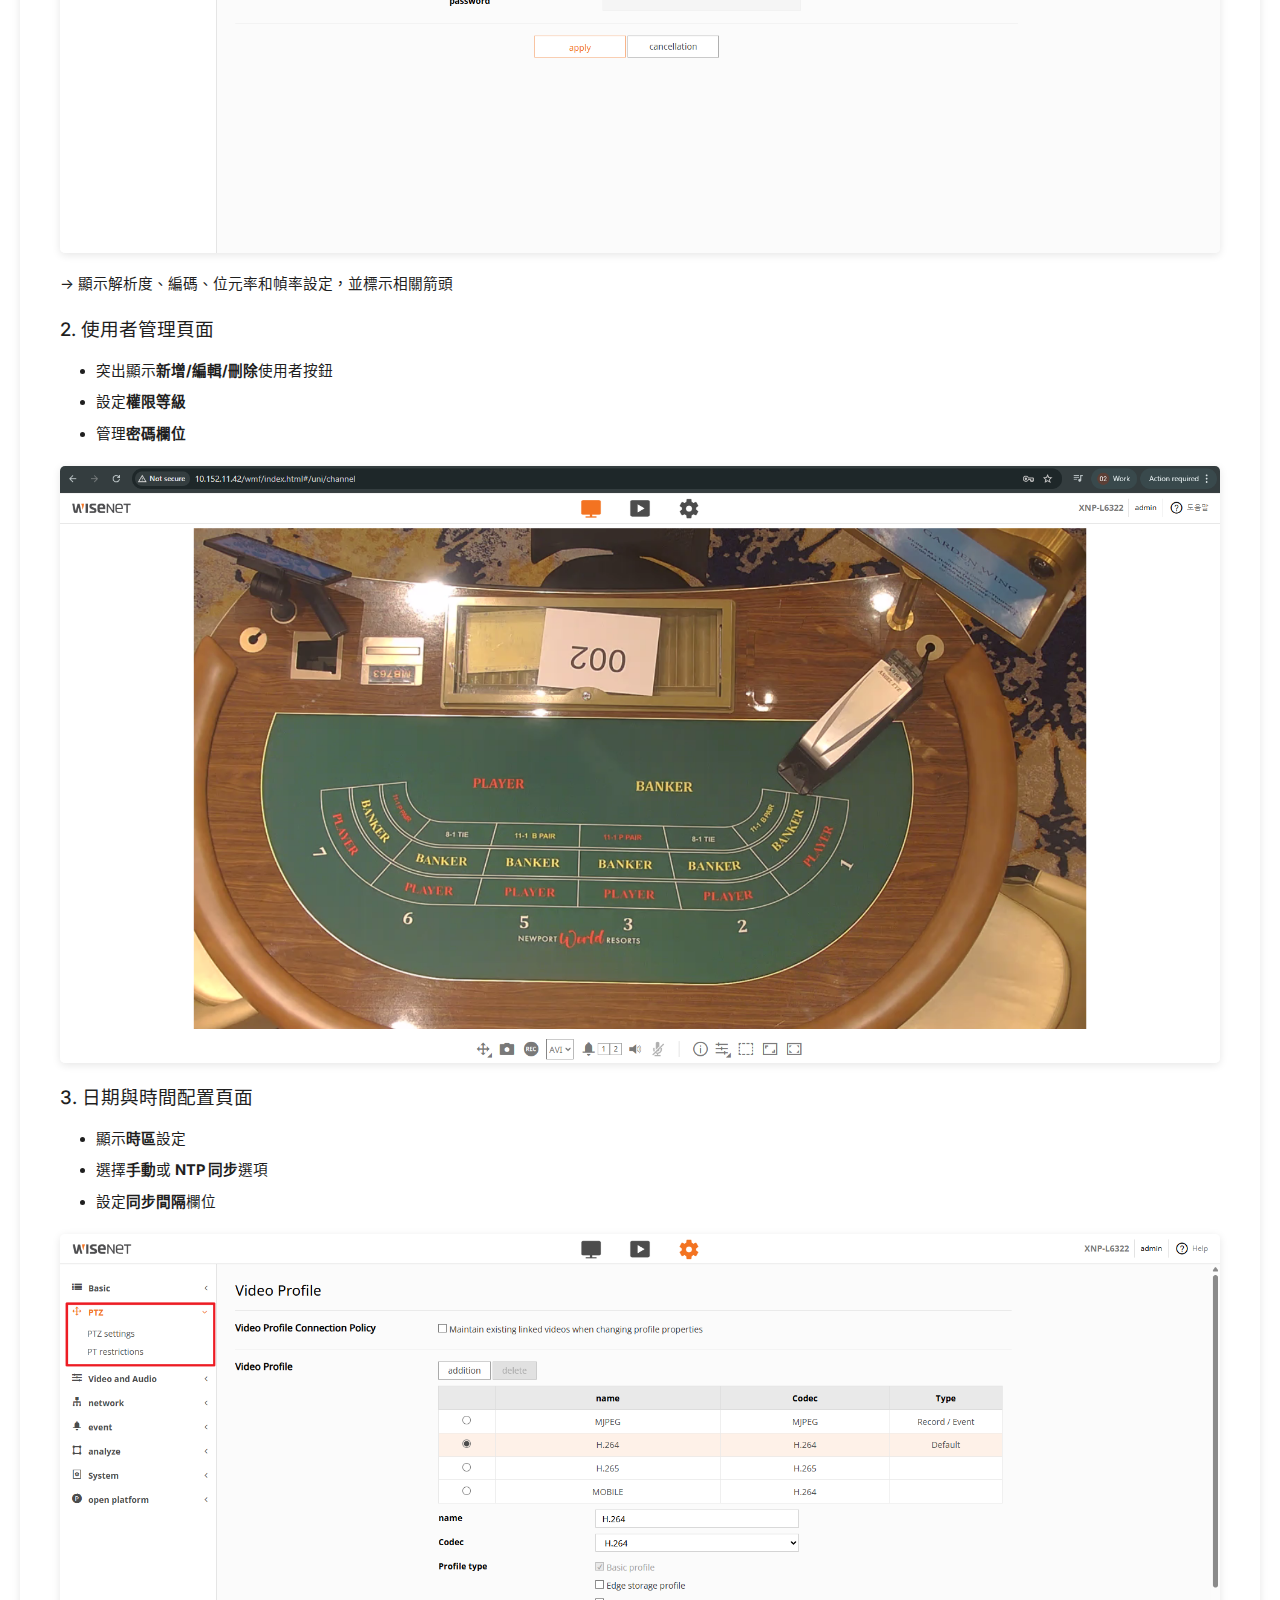
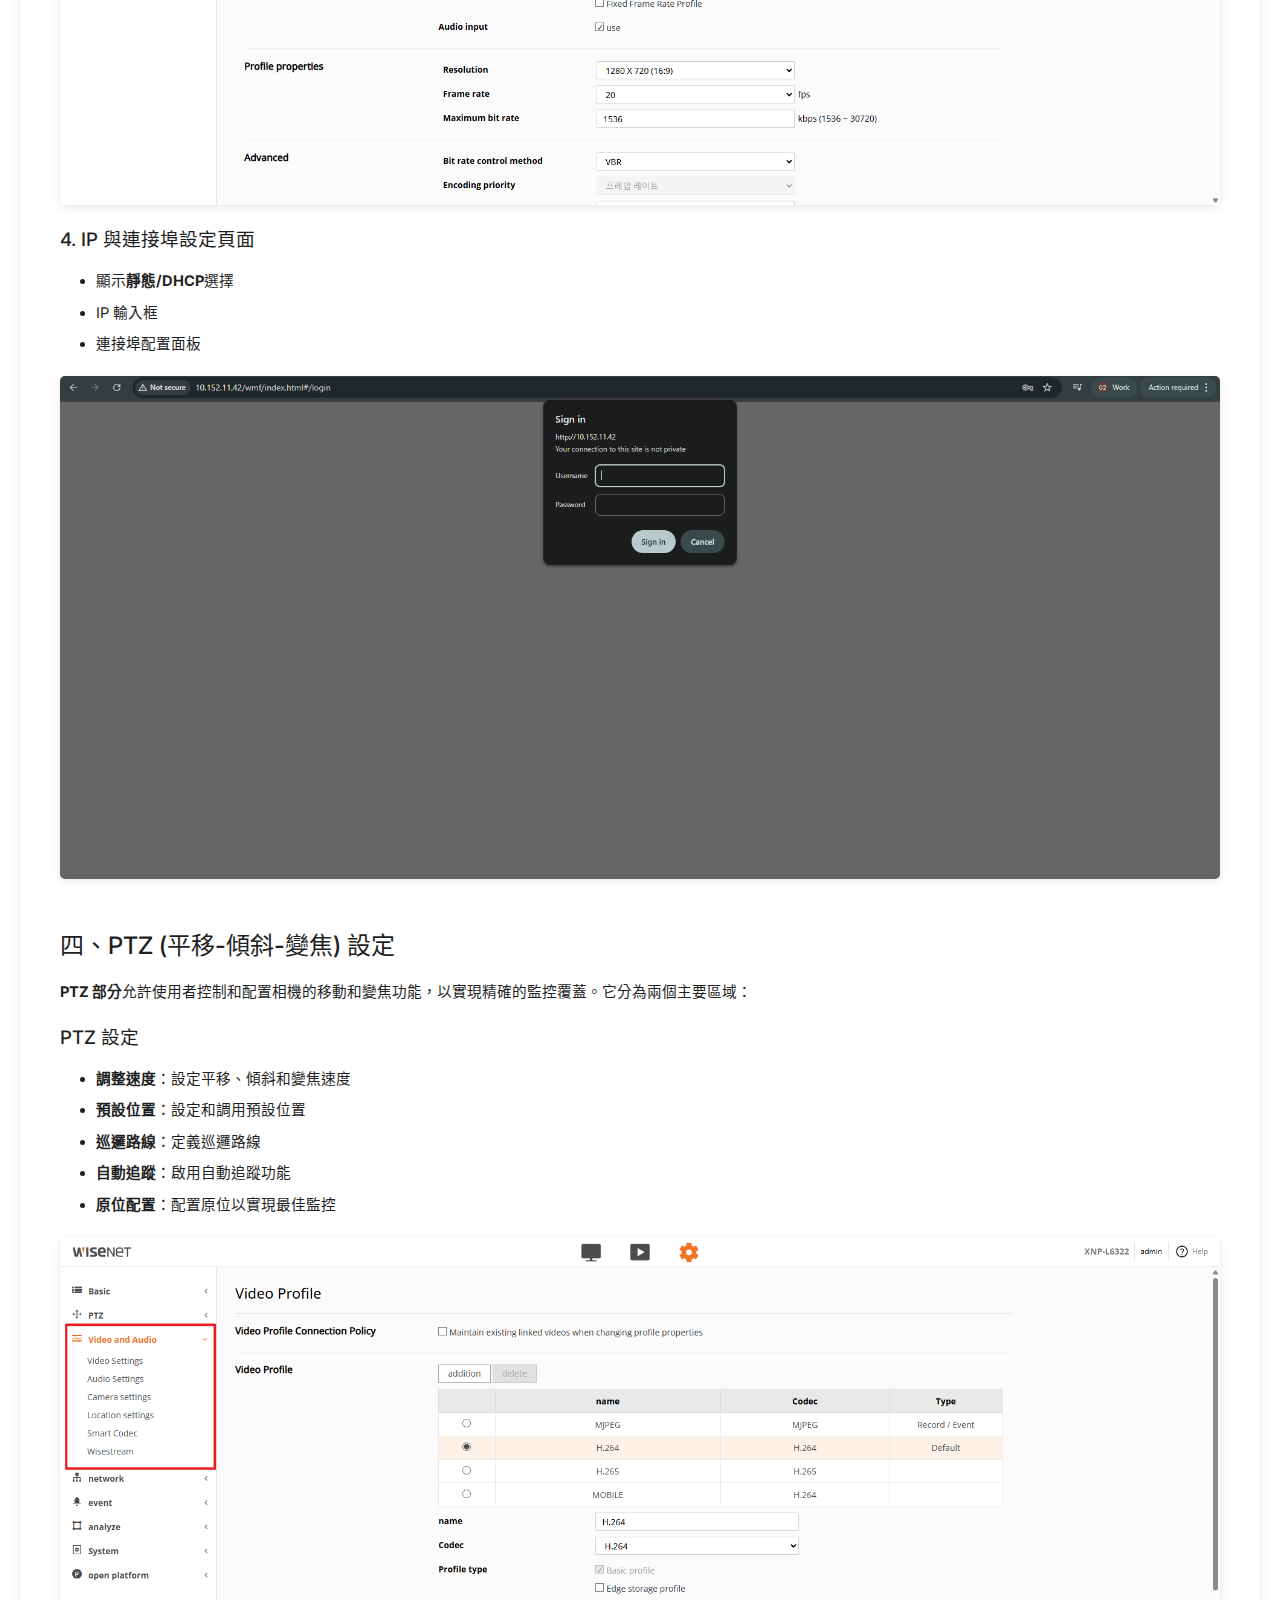
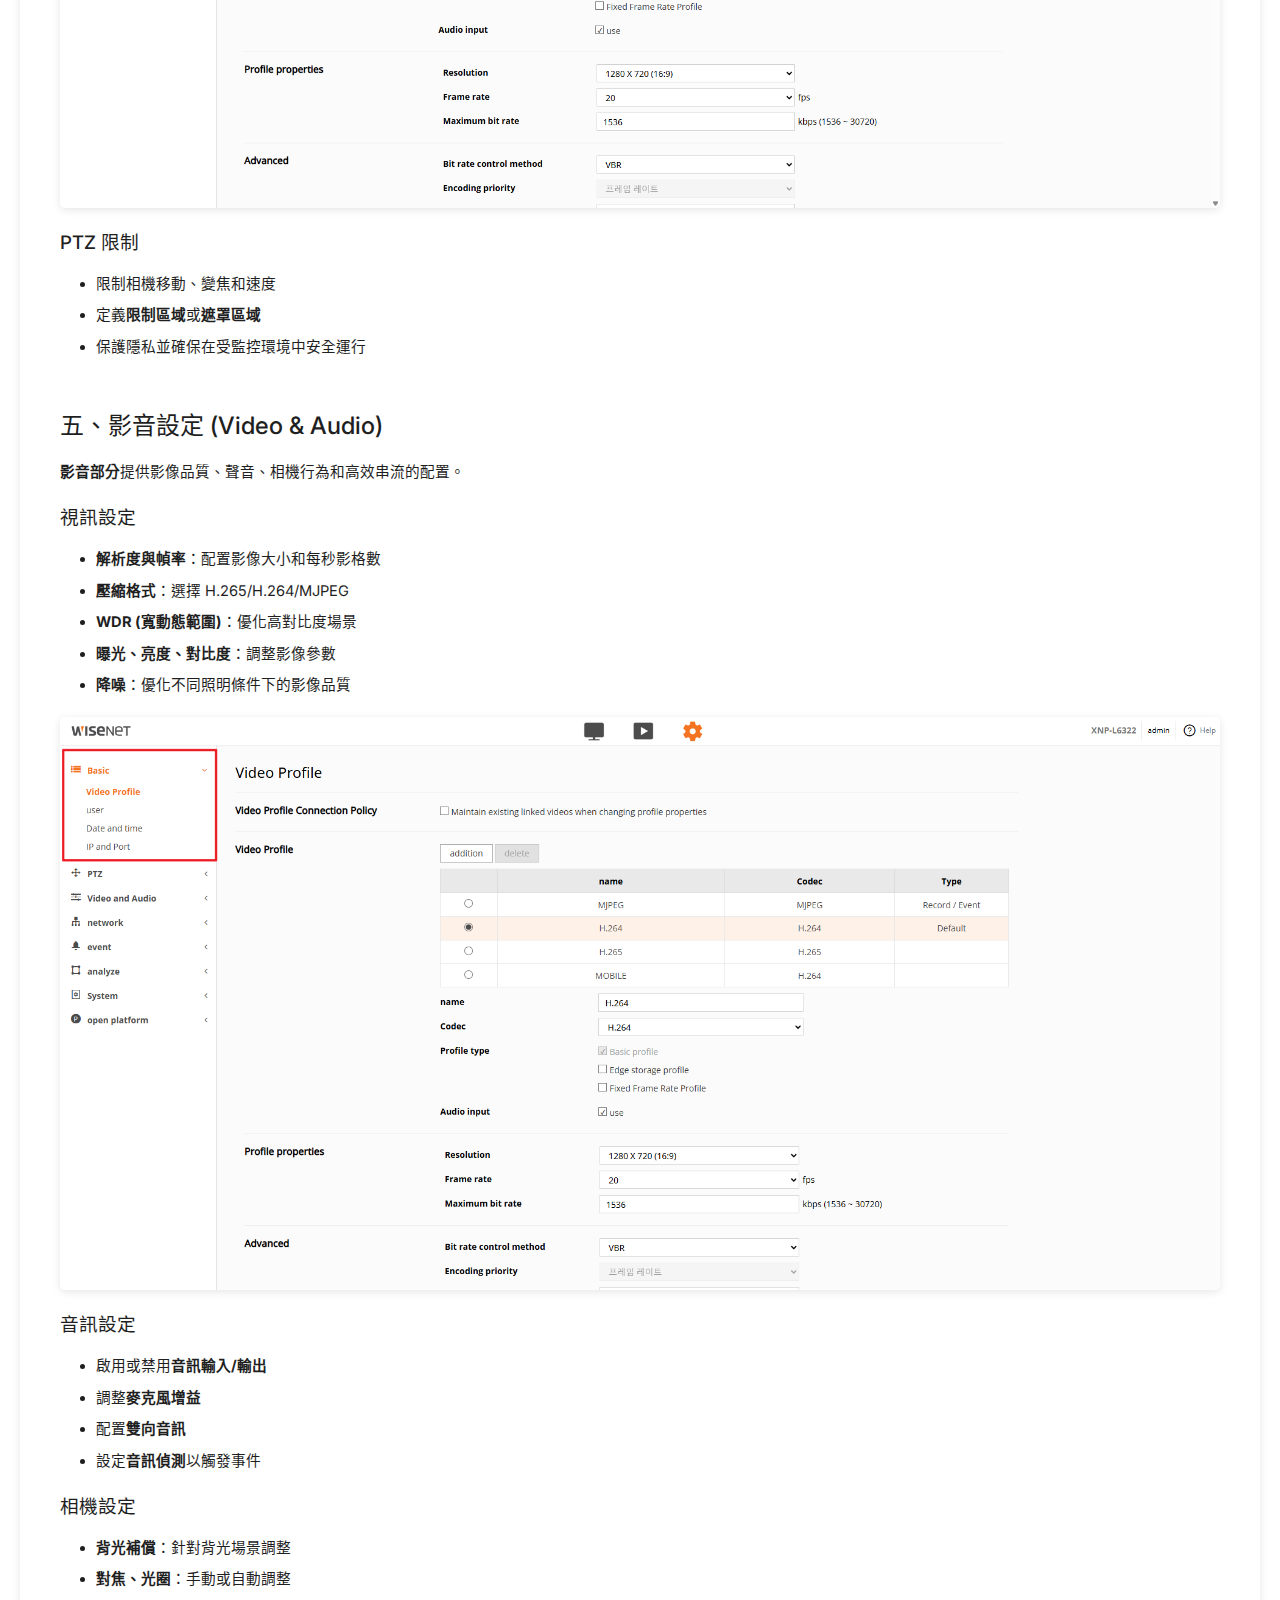
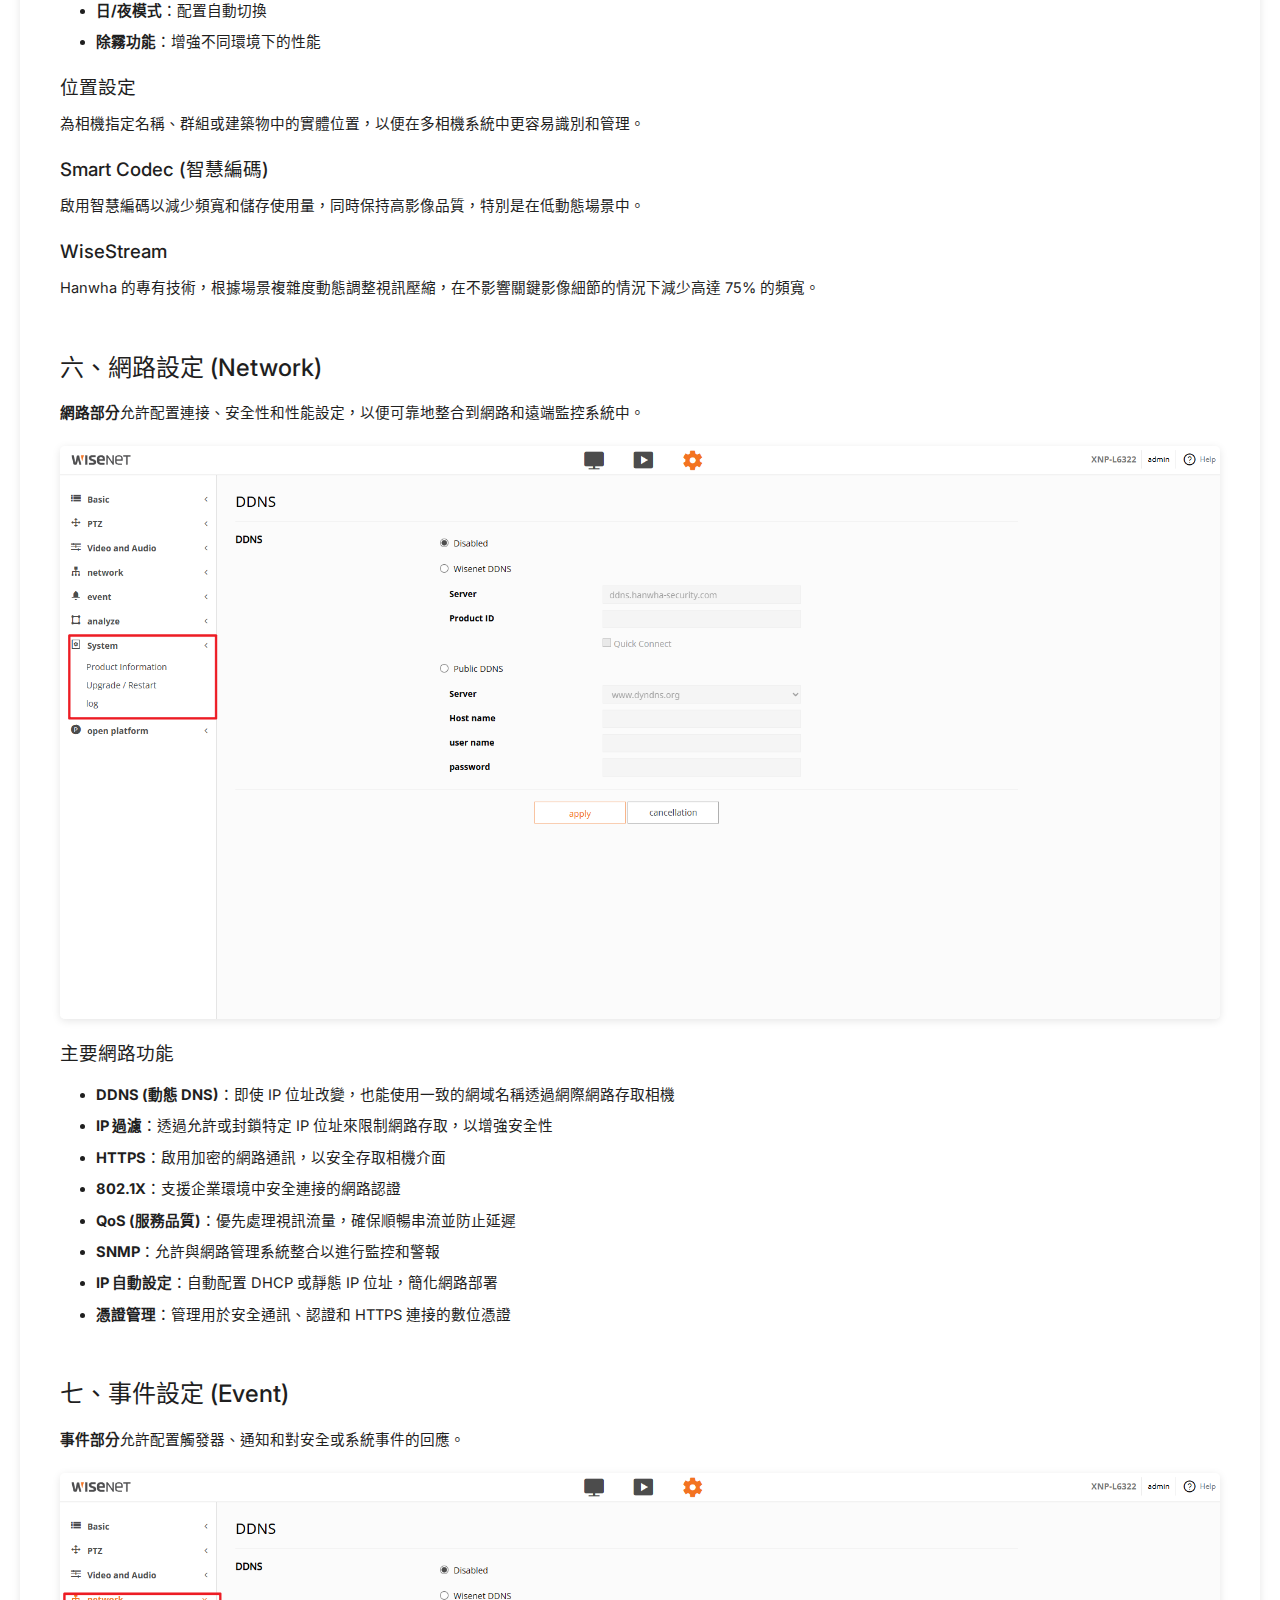
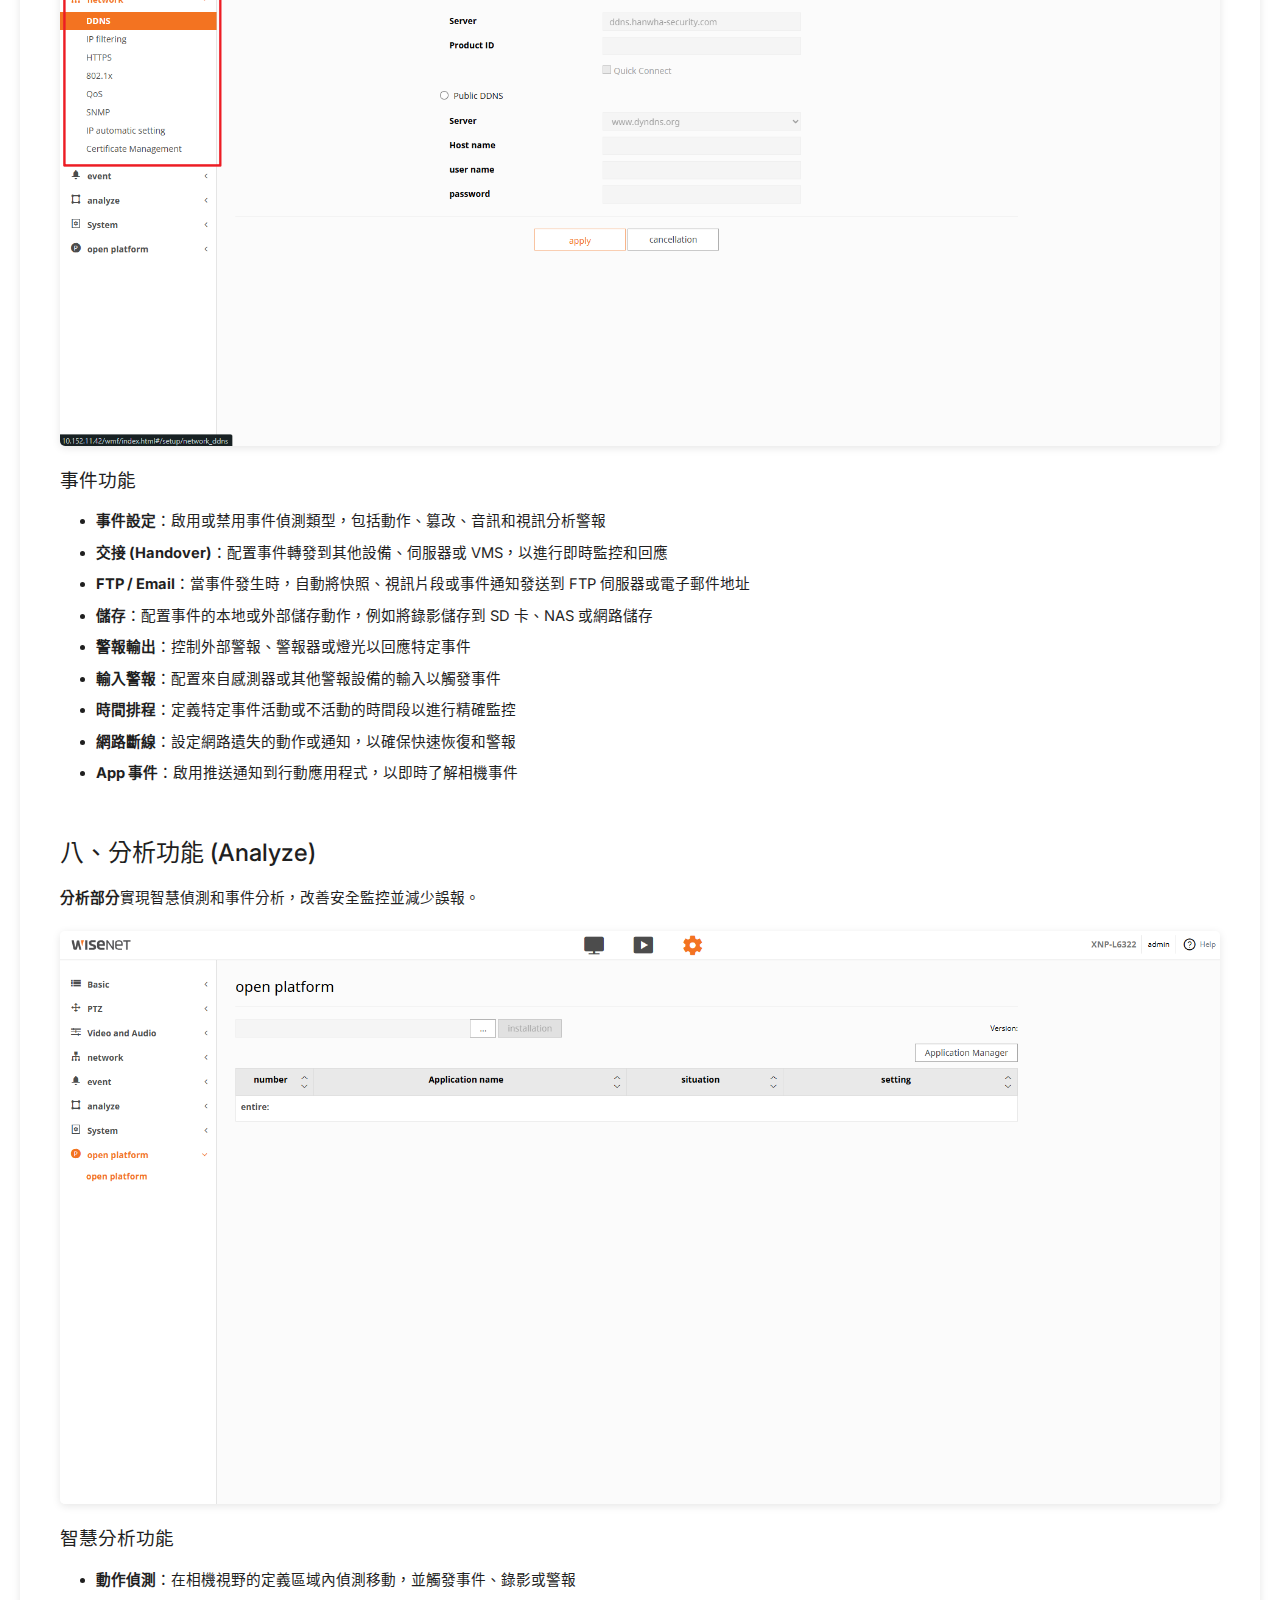
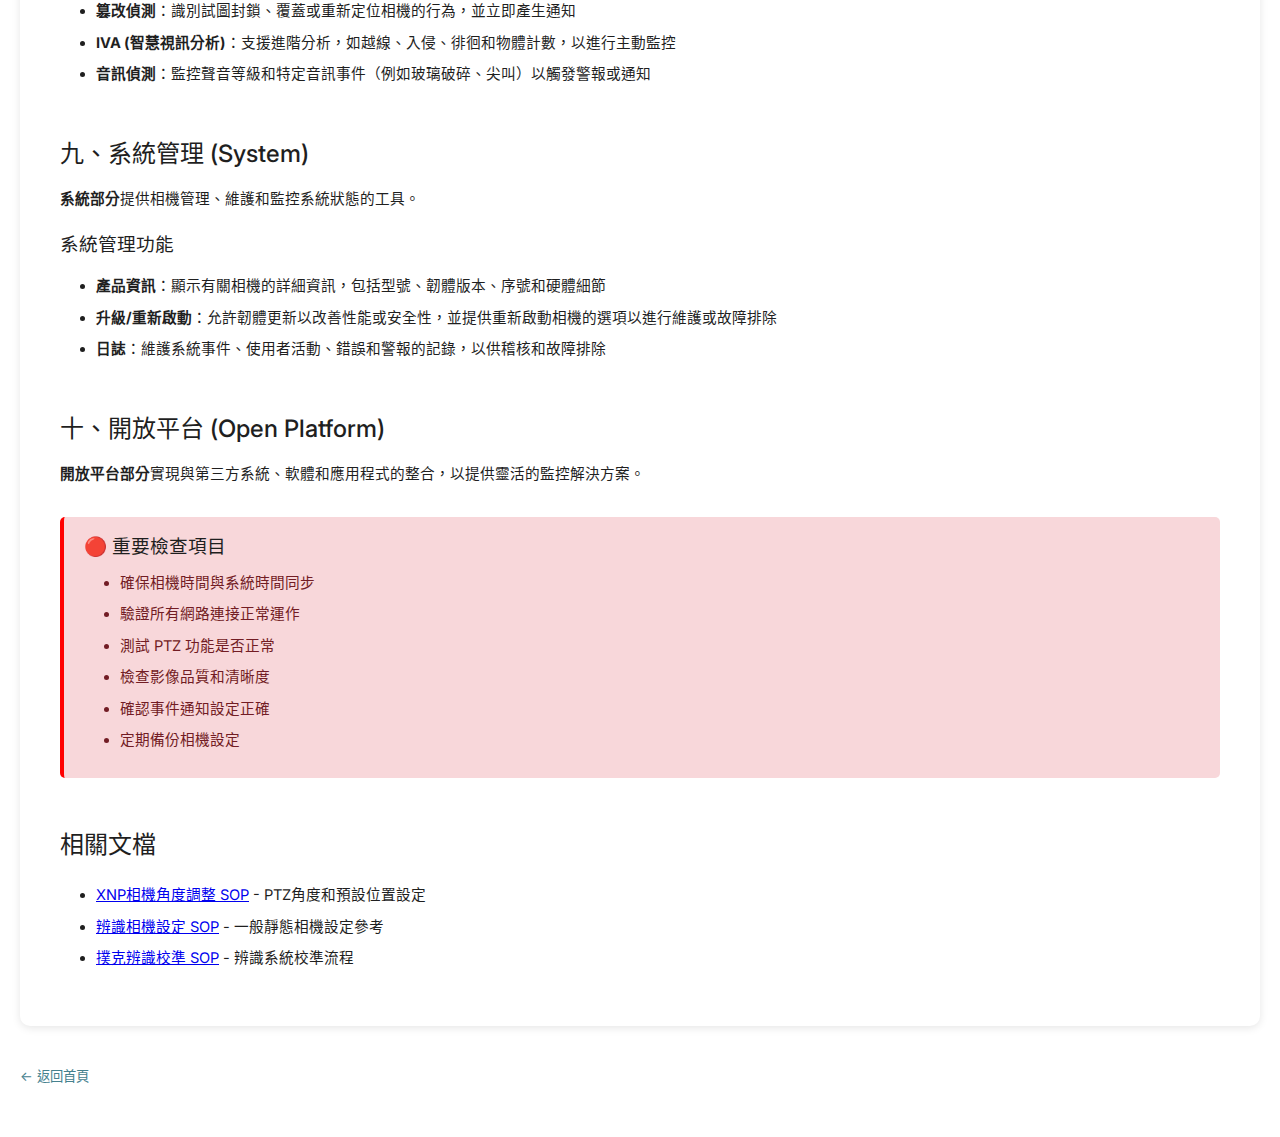
<file: pages/recognition-camera-xnp.html>
<!DOCTYPE html>
<html lang="zh-TW">
<head>
    <meta charset="UTF-8">
    <meta name="viewport" content="width=device-width, initial-scale=1.0">
    <title>XNP辨識相機設定 SOP - XNP Recognition Camera Setup SOP</title>
    <link rel="stylesheet" href="../assets/css/styles.css">
</head>
<body>
    <!-- Language Switcher -->
    <div class="language-switcher">
        <button class="lang-btn active" data-lang="zh">中文</button>
        <button class="lang-btn" data-lang="en">English</button>
    </div>

    <!-- Chinese Content -->
    <div data-lang="zh">
        <div class="breadcrumb">
            <a href="../index.html">← 返回首頁</a>
        </div>

        <header class="main-header">
            <h1>Wisenet XNP 相機登入與設定程序</h1>
            <p>Hanwha XNP-6320 PTZ Camera Configuration Guide</p>
        </header>

        <div class="content-container">
            <div class="alert alert-info">
                <strong>📷 文檔說明：</strong>本文檔概述了登入 Wisenet 入口網站和調整相機設定的步驟，適用於所有需要存取 Wisenet 系統的工作人員。
            </div>

            <h2>簡介</h2>
            <p>本操作指南將協助您完成 Hanwha Wisenet XNP-6320 PTZ 相機的登入與各項參數設定。此相機專為賭場辨識系統設計，提供完整的影像控制與網路管理功能。</p>

            <h2>一、登入 Wisenet 入口網站</h2>
            <p>請依照以下步驟存取 Wisenet 入口網站：</p>

            <div class="step-card">
                <h3>步驟 1：開啟瀏覽器</h3>
                <p>開啟您的網頁瀏覽器，並在網址列輸入 IP 相機的 IP 位址。</p>
                <div class="alert alert-info">
                    <strong>💡 提示：</strong>您可以在我們的試算表中查詢相機 IP 位址<br>
                    參考文件：<strong>9U Newport Okura</strong>
                </div>
                <img src="../assets/images/recognition-camera-xnp/image1.png" alt="Wisenet 登入頁面" class="screenshot">
            </div>

            <div class="step-card">
                <h3>步驟 2：輸入登入資訊</h3>
                <ul>
                    <li>在登入頁面，於指定欄位輸入您的<strong>使用者名稱</strong></li>
                    <li>在密碼欄位輸入您的<strong>密碼</strong></li>
                    <li>點擊<strong>登入</strong>按鈕</li>
                </ul>
                <p>成功登入後，您將被導向 Wisenet 儀表板。</p>
            </div>

            <h2>二、調整相機設定</h2>
            <p>登入後，您可以依照以下步驟調整相機設定：</p>

            <div class="step-card">
                <h3>存取設定選單</h3>
                <ol>
                    <li>從 Wisenet 儀表板，找到右上角的<strong>設定</strong>選項</li>
                    <li>點擊<strong>設定</strong>以開啟選單儀表板</li>
                    <li>選擇您要調整的參數類別</li>
                </ol>
                <img src="../assets/images/recognition-camera-xnp/image2.png" alt="Wisenet 設定介面" class="screenshot">
            </div>

            <h2>三、基本設定 (Basic Settings)</h2>
            <p>在設定頁面中，您將找到各種自訂選項。常見設定包括：</p>

            <div class="settings-section">
                <h3>1. 視訊設定檔設置頁面</h3>
                <ul>
                    <li><strong>解析度 (Resolution)</strong>：設定影像解析度</li>
                    <li><strong>編碼 (Codec)</strong>：選擇壓縮格式 (H.264/H.265)</li>
                    <li><strong>位元率 (Bitrate)</strong>：調整影像品質與頻寬使用</li>
                    <li><strong>幀率 (Frame Rate)</strong>：設定每秒影格數</li>
                </ul>
                <img src="../assets/images/recognition-camera-xnp/image3.png" alt="視訊設定檔" class="screenshot">
                <p class="caption">→ 顯示解析度、編碼、位元率和幀率設定，並標示相關箭頭</p>
            </div>

            <div class="settings-section">
                <h3>2. 使用者管理頁面</h3>
                <ul>
                    <li>突出顯示<strong>新增/編輯/刪除</strong>使用者按鈕</li>
                    <li>設定<strong>權限等級</strong></li>
                    <li>管理<strong>密碼欄位</strong></li>
                </ul>
                <img src="../assets/images/recognition-camera-xnp/image4.png" alt="使用者管理" class="screenshot">
            </div>

            <div class="settings-section">
                <h3>3. 日期與時間配置頁面</h3>
                <ul>
                    <li>顯示<strong>時區</strong>設定</li>
                    <li>選擇<strong>手動</strong>或 <strong>NTP 同步</strong>選項</li>
                    <li>設定<strong>同步間隔</strong>欄位</li>
                </ul>
                <img src="../assets/images/recognition-camera-xnp/image5.png" alt="日期時間設定" class="screenshot">
            </div>

            <div class="settings-section">
                <h3>4. IP 與連接埠設定頁面</h3>
                <ul>
                    <li>顯示<strong>靜態/DHCP</strong>選擇</li>
                    <li>IP 輸入框</li>
                    <li>連接埠配置面板</li>
                </ul>
                <img src="../assets/images/recognition-camera-xnp/image6.png" alt="IP 與連接埠設定" class="screenshot">
            </div>

            <h2>四、PTZ (平移-傾斜-變焦) 設定</h2>
            <p><strong>PTZ 部分</strong>允許使用者控制和配置相機的移動和變焦功能，以實現精確的監控覆蓋。它分為兩個主要區域：</p>

            <div class="settings-section">
                <h3>PTZ 設定</h3>
                <ul>
                    <li><strong>調整速度</strong>：設定平移、傾斜和變焦速度</li>
                    <li><strong>預設位置</strong>：設定和調用預設位置</li>
                    <li><strong>巡邏路線</strong>：定義巡邏路線</li>
                    <li><strong>自動追蹤</strong>：啟用自動追蹤功能</li>
                    <li><strong>原位配置</strong>：配置原位以實現最佳監控</li>
                </ul>
                <img src="../assets/images/recognition-camera-xnp/image7.png" alt="PTZ 設定" class="screenshot">
            </div>

            <div class="settings-section">
                <h3>PTZ 限制</h3>
                <ul>
                    <li>限制相機移動、變焦和速度</li>
                    <li>定義<strong>限制區域</strong>或<strong>遮罩區域</strong></li>
                    <li>保護隱私並確保在受監控環境中安全運行</li>
                </ul>
            </div>

            <h2>五、影音設定 (Video & Audio)</h2>
            <p><strong>影音部分</strong>提供影像品質、聲音、相機行為和高效串流的配置。</p>

            <div class="settings-section">
                <h3>視訊設定</h3>
                <ul>
                    <li><strong>解析度與幀率</strong>：配置影像大小和每秒影格數</li>
                    <li><strong>壓縮格式</strong>：選擇 H.265/H.264/MJPEG</li>
                    <li><strong>WDR (寬動態範圍)</strong>：優化高對比度場景</li>
                    <li><strong>曝光、亮度、對比度</strong>：調整影像參數</li>
                    <li><strong>降噪</strong>：優化不同照明條件下的影像品質</li>
                </ul>
                <img src="../assets/images/recognition-camera-xnp/image8.png" alt="影音設定" class="screenshot">
            </div>

            <div class="settings-section">
                <h3>音訊設定</h3>
                <ul>
                    <li>啟用或禁用<strong>音訊輸入/輸出</strong></li>
                    <li>調整<strong>麥克風增益</strong></li>
                    <li>配置<strong>雙向音訊</strong></li>
                    <li>設定<strong>音訊偵測</strong>以觸發事件</li>
                </ul>
            </div>

            <div class="settings-section">
                <h3>相機設定</h3>
                <ul>
                    <li><strong>背光補償</strong>：針對背光場景調整</li>
                    <li><strong>對焦、光圈</strong>：手動或自動調整</li>
                    <li><strong>日/夜模式</strong>：配置自動切換</li>
                    <li><strong>除霧功能</strong>：增強不同環境下的性能</li>
                </ul>
            </div>

            <div class="settings-section">
                <h3>位置設定</h3>
                <p>為相機指定名稱、群組或建築物中的實體位置，以便在多相機系統中更容易識別和管理。</p>
            </div>

            <div class="settings-section">
                <h3>Smart Codec (智慧編碼)</h3>
                <p>啟用智慧編碼以減少頻寬和儲存使用量，同時保持高影像品質，特別是在低動態場景中。</p>
            </div>

            <div class="settings-section">
                <h3>WiseStream</h3>
                <p>Hanwha 的專有技術，根據場景複雜度動態調整視訊壓縮，在不影響關鍵影像細節的情況下減少高達 75% 的頻寬。</p>
            </div>

            <h2>六、網路設定 (Network)</h2>
            <p><strong>網路部分</strong>允許配置連接、安全性和性能設定，以便可靠地整合到網路和遠端監控系統中。</p>

            <div class="settings-section">
                <img src="../assets/images/recognition-camera-xnp/image9.png" alt="網路設定" class="screenshot">

                <h3>主要網路功能</h3>
                <ul>
                    <li><strong>DDNS (動態 DNS)</strong>：即使 IP 位址改變，也能使用一致的網域名稱透過網際網路存取相機</li>
                    <li><strong>IP 過濾</strong>：透過允許或封鎖特定 IP 位址來限制網路存取，以增強安全性</li>
                    <li><strong>HTTPS</strong>：啟用加密的網路通訊，以安全存取相機介面</li>
                    <li><strong>802.1X</strong>：支援企業環境中安全連接的網路認證</li>
                    <li><strong>QoS (服務品質)</strong>：優先處理視訊流量，確保順暢串流並防止延遲</li>
                    <li><strong>SNMP</strong>：允許與網路管理系統整合以進行監控和警報</li>
                    <li><strong>IP 自動設定</strong>：自動配置 DHCP 或靜態 IP 位址，簡化網路部署</li>
                    <li><strong>憑證管理</strong>：管理用於安全通訊、認證和 HTTPS 連接的數位憑證</li>
                </ul>
            </div>

            <h2>七、事件設定 (Event)</h2>
            <p><strong>事件部分</strong>允許配置觸發器、通知和對安全或系統事件的回應。</p>

            <div class="settings-section">
                <img src="../assets/images/recognition-camera-xnp/image10.png" alt="事件設定" class="screenshot">

                <h3>事件功能</h3>
                <ul>
                    <li><strong>事件設定</strong>：啟用或禁用事件偵測類型，包括動作、篡改、音訊和視訊分析警報</li>
                    <li><strong>交接 (Handover)</strong>：配置事件轉發到其他設備、伺服器或 VMS，以進行即時監控和回應</li>
                    <li><strong>FTP / Email</strong>：當事件發生時，自動將快照、視訊片段或事件通知發送到 FTP 伺服器或電子郵件地址</li>
                    <li><strong>儲存</strong>：配置事件的本地或外部儲存動作，例如將錄影儲存到 SD 卡、NAS 或網路儲存</li>
                    <li><strong>警報輸出</strong>：控制外部警報、警報器或燈光以回應特定事件</li>
                    <li><strong>輸入警報</strong>：配置來自感測器或其他警報設備的輸入以觸發事件</li>
                    <li><strong>時間排程</strong>：定義特定事件活動或不活動的時間段以進行精確監控</li>
                    <li><strong>網路斷線</strong>：設定網路遺失的動作或通知，以確保快速恢復和警報</li>
                    <li><strong>App 事件</strong>：啟用推送通知到行動應用程式，以即時了解相機事件</li>
                </ul>
            </div>

            <h2>八、分析功能 (Analyze)</h2>
            <p><strong>分析部分</strong>實現智慧偵測和事件分析，改善安全監控並減少誤報。</p>

            <div class="settings-section">
                <img src="../assets/images/recognition-camera-xnp/image11.png" alt="分析功能" class="screenshot">

                <h3>智慧分析功能</h3>
                <ul>
                    <li><strong>動作偵測</strong>：在相機視野的定義區域內偵測移動，並觸發事件、錄影或警報</li>
                    <li><strong>篡改偵測</strong>：識別試圖封鎖、覆蓋或重新定位相機的行為，並立即產生通知</li>
                    <li><strong>IVA (智慧視訊分析)</strong>：支援進階分析，如越線、入侵、徘徊和物體計數，以進行主動監控</li>
                    <li><strong>音訊偵測</strong>：監控聲音等級和特定音訊事件（例如玻璃破碎、尖叫）以觸發警報或通知</li>
                </ul>
            </div>

            <h2>九、系統管理 (System)</h2>
            <p><strong>系統部分</strong>提供相機管理、維護和監控系統狀態的工具。</p>

            <div class="settings-section">
                <h3>系統管理功能</h3>
                <ul>
                    <li><strong>產品資訊</strong>：顯示有關相機的詳細資訊，包括型號、韌體版本、序號和硬體細節</li>
                    <li><strong>升級/重新啟動</strong>：允許韌體更新以改善性能或安全性，並提供重新啟動相機的選項以進行維護或故障排除</li>
                    <li><strong>日誌</strong>：維護系統事件、使用者活動、錯誤和警報的記錄，以供稽核和故障排除</li>
                </ul>
            </div>

            <h2>十、開放平台 (Open Platform)</h2>
            <p><strong>開放平台部分</strong>實現與第三方系統、軟體和應用程式的整合，以提供靈活的監控解決方案。</p>

            <div class="alert alert-danger" style="margin-top: 30px;">
                <h3 style="margin: 0 0 10px 0;">🔴 重要檢查項目</h3>
                <ul style="margin: 10px 0;">
                    <li>確保相機時間與系統時間同步</li>
                    <li>驗證所有網路連接正常運作</li>
                    <li>測試 PTZ 功能是否正常</li>
                    <li>檢查影像品質和清晰度</li>
                    <li>確認事件通知設定正確</li>
                    <li>定期備份相機設定</li>
                </ul>
            </div>

            <h2>相關文檔</h2>
            <ul>
                <li><a href="angle-adjustment-xnp.html">XNP相機角度調整 SOP</a> - PTZ角度和預設位置設定</li>
                <li><a href="recognition-camera.html">辨識相機設定 SOP</a> - 一般靜態相機設定參考</li>
                <li><a href="poker-calibration.html">撲克辨識校準 SOP</a> - 辨識系統校準流程</li>
            </ul>
        </div>

        <div class="breadcrumb" style="margin-top: 30px;">
            <a href="../index.html">← 返回首頁</a>
        </div>
    </div>

    <!-- English Content -->
    <div data-lang="en" style="display: none;">
        <div class="breadcrumb">
            <a href="../index.html">← Back to Home</a>
        </div>

        <header class="main-header">
            <h1>Wisenet Portal Login and Settings Procedure</h1>
            <p>Hanwha XNP-6320 PTZ Camera Configuration Guide</p>
        </header>

        <div class="content-container">
            <div class="alert alert-info">
                <strong>📷 Introduction:</strong> This document outlines the steps for logging into the Wisenet portal and adjusting user settings. This procedure is intended for all staff members requiring access to the Wisenet system.
            </div>

            <h2>Introduction</h2>
            <p>This operational guide will assist you in completing the login and various parameter settings of the Hanwha Wisenet XNP-6320 PTZ camera. This camera is designed for casino recognition systems and provides complete image control and network management functions.</p>

            <h2>1. Logging into the Wisenet Portal</h2>
            <p>Follow these steps to access the Wisenet portal:</p>

            <div class="step-card">
                <h3>Step 1: Open Web Browser</h3>
                <p>Open your web browser and navigate to the Wisenet portal URL:</p>
                <div class="alert alert-info">
                    <strong>💡 Tip:</strong> Type the IP address of the IP camera. You can check in our spreadsheet<br>
                    Reference Document: <strong>9U Newport Okura</strong>
                </div>
                <img src="../assets/images/recognition-camera-xnp/image1.png" alt="Wisenet Login Page" class="screenshot">
            </div>

            <div class="step-card">
                <h3>Step 2: Enter Login Credentials</h3>
                <ul>
                    <li>On the login page, enter your provided <strong>Username</strong> in the designated field</li>
                    <li>Enter your <strong>Password</strong> in the password field</li>
                    <li>Click the <strong>Login</strong> button</li>
                </ul>
                <p>Upon successful login, you will be directed to the Wisenet dashboard.</p>
            </div>

            <h2>2. Adjusting Camera Settings</h2>
            <p>After logging in, you can adjust your camera settings by following these steps:</p>

            <div class="step-card">
                <h3>Accessing Settings Menu</h3>
                <ol>
                    <li>From the Wisenet dashboard, locate your <strong>Settings</strong> in the top right corner</li>
                    <li>Click on the <strong>Settings</strong> to open a menu dashboard</li>
                    <li>Select which parameters you want to adjust</li>
                </ol>
                <img src="../assets/images/recognition-camera-xnp/image2.png" alt="Wisenet Settings Interface" class="screenshot">
            </div>

            <h2>3. Basic Settings</h2>
            <p>On the settings page, you will find various options for customization. Common settings include:</p>

            <div class="settings-section">
                <h3>1. Video Profile Setup Page</h3>
                <ul>
                    <li><strong>Resolution</strong>: Configure image resolution</li>
                    <li><strong>Codec</strong>: Select compression format (H.264/H.265)</li>
                    <li><strong>Bitrate</strong>: Adjust image quality and bandwidth usage</li>
                    <li><strong>Frame Rate</strong>: Set frames per second</li>
                </ul>
                <img src="../assets/images/recognition-camera-xnp/image3.png" alt="Video Profile Settings" class="screenshot">
                <p class="caption">→ Shows resolution, codec, bitrate, and frame rate settings with labeled arrows</p>
            </div>

            <div class="settings-section">
                <h3>2. User Management Page</h3>
                <ul>
                    <li>Highlights <strong>Add/Edit/Delete</strong> user buttons</li>
                    <li>Configure <strong>Permission Levels</strong></li>
                    <li>Manage <strong>Password Fields</strong></li>
                </ul>
                <img src="../assets/images/recognition-camera-xnp/image4.png" alt="User Management" class="screenshot">
            </div>

            <div class="settings-section">
                <h3>3. Date & Time Configuration Page</h3>
                <ul>
                    <li>Displays <strong>Time Zone</strong> settings</li>
                    <li>Choose between <strong>Manual</strong> vs. <strong>NTP Sync</strong> options</li>
                    <li>Configure <strong>Sync Interval</strong> fields</li>
                </ul>
                <img src="../assets/images/recognition-camera-xnp/image5.png" alt="Date & Time Configuration" class="screenshot">
            </div>

            <div class="settings-section">
                <h3>4. IP & Port Settings Page</h3>
                <ul>
                    <li>Shows <strong>Static/DHCP</strong> selection</li>
                    <li>IP input boxes</li>
                    <li>Port configuration panel</li>
                </ul>
                <img src="../assets/images/recognition-camera-xnp/image6.png" alt="IP & Port Settings" class="screenshot">
            </div>

            <h2>4. PTZ (Pan-Tilt-Zoom) Settings</h2>
            <p>The <strong>PTZ section</strong> allows users to control and configure the camera's movement and zoom functions for precise surveillance coverage. It is divided into two main areas:</p>

            <div class="settings-section">
                <h3>PTZ Settings</h3>
                <ul>
                    <li><strong>Adjust Speeds</strong>: Configure pan, tilt, and zoom speeds</li>
                    <li><strong>Preset Positions</strong>: Set and recall preset positions</li>
                    <li><strong>Patrol Routes</strong>: Define patrol routes</li>
                    <li><strong>Auto-Tracking</strong>: Enable auto-tracking functionality</li>
                    <li><strong>Home Position</strong>: Configure home position for optimal monitoring</li>
                </ul>
                <img src="../assets/images/recognition-camera-xnp/image7.png" alt="PTZ Settings" class="screenshot">
            </div>

            <div class="settings-section">
                <h3>PTZ Restrictions</h3>
                <ul>
                    <li>Limit camera movement, zoom, and speed</li>
                    <li>Define <strong>Restricted Areas</strong> or <strong>Masked Areas</strong></li>
                    <li>Protect privacy and ensure safe operation within the monitored environment</li>
                </ul>
            </div>

            <h2>5. Video & Audio Settings</h2>
            <p>The <strong>Video & Audio section</strong> provides configuration for image quality, sound, camera behavior, and efficient streaming.</p>

            <div class="settings-section">
                <h3>Video Settings</h3>
                <ul>
                    <li><strong>Resolution & Frame Rate</strong>: Configure image size and frames per second</li>
                    <li><strong>Compression Format</strong>: Select H.265/H.264/MJPEG</li>
                    <li><strong>WDR (Wide Dynamic Range)</strong>: Optimize for high-contrast scenes</li>
                    <li><strong>Exposure, Brightness, Contrast</strong>: Adjust image parameters</li>
                    <li><strong>Noise Reduction</strong>: Optimize image quality for varying lighting conditions</li>
                </ul>
                <img src="../assets/images/recognition-camera-xnp/image8.png" alt="Video & Audio Settings" class="screenshot">
            </div>

            <div class="settings-section">
                <h3>Audio Settings</h3>
                <ul>
                    <li>Enable or disable <strong>Audio Input/Output</strong></li>
                    <li>Adjust <strong>Microphone Gain</strong></li>
                    <li>Configure <strong>Two-Way Audio</strong></li>
                    <li>Set up <strong>Audio Detection</strong> for event triggers</li>
                </ul>
            </div>

            <div class="settings-section">
                <h3>Camera Settings</h3>
                <ul>
                    <li><strong>Backlight Compensation</strong>: Adjust for backlit scenes</li>
                    <li><strong>Focus, Iris</strong>: Manual or automatic adjustment</li>
                    <li><strong>Day/Night Mode</strong>: Configure automatic switching</li>
                    <li><strong>Defog</strong>: Enhance performance in different environments</li>
                </ul>
            </div>

            <div class="settings-section">
                <h3>Location Settings</h3>
                <p>Assign a camera name, group, or physical location in the building for easier identification and management in multi-camera systems.</p>
            </div>

            <div class="settings-section">
                <h3>Smart Codec</h3>
                <p>Enable intelligent encoding to reduce bandwidth and storage usage while maintaining high image quality, especially in low-motion scenes.</p>
            </div>

            <div class="settings-section">
                <h3>WiseStream</h3>
                <p>Hanwha's proprietary technology that dynamically adjusts video compression based on scene complexity, reducing bandwidth up to 75% without affecting critical image details.</p>
            </div>

            <h2>6. Network Settings</h2>
            <p>The <strong>Network section</strong> allows configuration of connectivity, security, and performance settings for reliable integration with the network and remote monitoring systems.</p>

            <div class="settings-section">
                <img src="../assets/images/recognition-camera-xnp/image9.png" alt="Network Settings" class="screenshot">

                <h3>Key Network Features</h3>
                <ul>
                    <li><strong>DDNS (Dynamic DNS)</strong>: Enables access to the camera over the internet with a consistent domain name, even if the IP address changes</li>
                    <li><strong>IP Filtering</strong>: Restrict network access to authorized devices by allowing or blocking specific IP addresses for enhanced security</li>
                    <li><strong>HTTPS</strong>: Enable encrypted web communication for secure access to the camera interface</li>
                    <li><strong>802.1X</strong>: Supports network authentication for secure connection in enterprise environments</li>
                    <li><strong>QoS (Quality of Service)</strong>: Prioritize video traffic over other network data to ensure smooth streaming and prevent lag</li>
                    <li><strong>SNMP</strong>: Allows integration with network management systems for monitoring and alerts</li>
                    <li><strong>IP Automatic Setting</strong>: Configure DHCP or static IP addresses automatically, simplifying network deployment</li>
                    <li><strong>Certificate Management</strong>: Manage digital certificates for secure communication, authentication, and HTTPS connections</li>
                </ul>
            </div>

            <h2>7. Event Settings</h2>
            <p>The <strong>Event section</strong> allows configuration of triggers, notifications, and responses to security or system events.</p>

            <div class="settings-section">
                <img src="../assets/images/recognition-camera-xnp/image10.png" alt="Event Settings" class="screenshot">

                <h3>Event Features</h3>
                <ul>
                    <li><strong>Event Settings</strong>: Enable or disable event detection types, including motion, tampering, audio, and video analytics alerts</li>
                    <li><strong>Handover</strong>: Configure event forwarding to other devices, servers, or VMS for immediate monitoring and response</li>
                    <li><strong>FTP / Email</strong>: Automatically send snapshots, video clips, or event notifications to FTP servers or email addresses when an event occurs</li>
                    <li><strong>Save</strong>: Configure local or external storage actions for events, such as saving recordings to SD cards, NAS, or network storage</li>
                    <li><strong>Alarm Output</strong>: Control external alarms, sirens, or lights in response to specific events</li>
                    <li><strong>Enter Alarm</strong>: Configure inputs from sensors or other alarm devices to trigger events</li>
                    <li><strong>Time Schedule</strong>: Define time periods when specific events are active or inactive for precise monitoring</li>
                    <li><strong>Network Disconnection</strong>: Set actions or notifications for network loss to ensure quick recovery and alerting</li>
                    <li><strong>App Event</strong>: Enable push notifications to mobile apps for instant awareness of camera events</li>
                </ul>
            </div>

            <h2>8. Analyze Features</h2>
            <p>The <strong>Analyze section</strong> enables intelligent detection and analysis of events, improving security monitoring and reducing false alarms.</p>

            <div class="settings-section">
                <img src="../assets/images/recognition-camera-xnp/image11.png" alt="Analyze Features" class="screenshot">

                <h3>Intelligent Analytics Features</h3>
                <ul>
                    <li><strong>Motion Detection</strong>: Detects movement within defined areas of the camera's view and triggers events, recording, or alerts</li>
                    <li><strong>Tampering Detection</strong>: Identifies attempts to block, cover, or reposition the camera, generating immediate notifications</li>
                    <li><strong>IVA (Intelligent Video Analytics)</strong>: Supports advanced analytics such as line crossing, intrusion, loitering, and object counting for proactive surveillance</li>
                    <li><strong>Audio Detection</strong>: Monitors sound levels and specific audio events (e.g., glass breaking, shouting) to trigger alarms or notifications</li>
                </ul>
            </div>

            <h2>9. System Management</h2>
            <p>The <strong>System section</strong> provides tools for camera management, maintenance, and monitoring system status.</p>

            <div class="settings-section">
                <h3>System Management Features</h3>
                <ul>
                    <li><strong>Product Information</strong>: Displays detailed information about the camera, including model number, firmware version, serial number, and hardware details</li>
                    <li><strong>Upgrade / Restart</strong>: Allows firmware updates to improve performance or security and provides options to restart the camera for maintenance or troubleshooting</li>
                    <li><strong>Log</strong>: Maintains a record of system events, user activity, errors, and alerts for auditing and troubleshooting purposes</li>
                </ul>
            </div>

            <h2>10. Open Platform</h2>
            <p>The <strong>Open Platform section</strong> enables integration with third-party systems, software, and applications for flexible surveillance solutions.</p>

            <div class="alert alert-danger" style="margin-top: 30px;">
                <h3 style="margin: 0 0 10px 0;">🔴 Critical Checklist</h3>
                <ul style="margin: 10px 0;">
                    <li>Ensure camera time is synchronized with system time</li>
                    <li>Verify all network connections are functioning properly</li>
                    <li>Test PTZ functionality is working correctly</li>
                    <li>Check image quality and clarity</li>
                    <li>Confirm event notification settings are correct</li>
                    <li>Regularly backup camera settings</li>
                </ul>
            </div>

            <h2>Related Documentation</h2>
            <ul>
                <li><a href="angle-adjustment-xnp.html">XNP Camera Angle Adjustment SOP</a> - PTZ angle and preset position settings</li>
                <li><a href="recognition-camera.html">Recognition Camera Setup SOP</a> - General static camera settings reference</li>
                <li><a href="poker-calibration.html">Poker Recognition Calibration SOP</a> - Recognition system calibration procedures</li>
            </ul>
        </div>

        <div class="breadcrumb" style="margin-top: 30px;">
            <a href="../index.html">← Back to Home</a>
        </div>
    </div>

    <script src="../assets/js/language.js"></script>
</body>
</html>
</file>
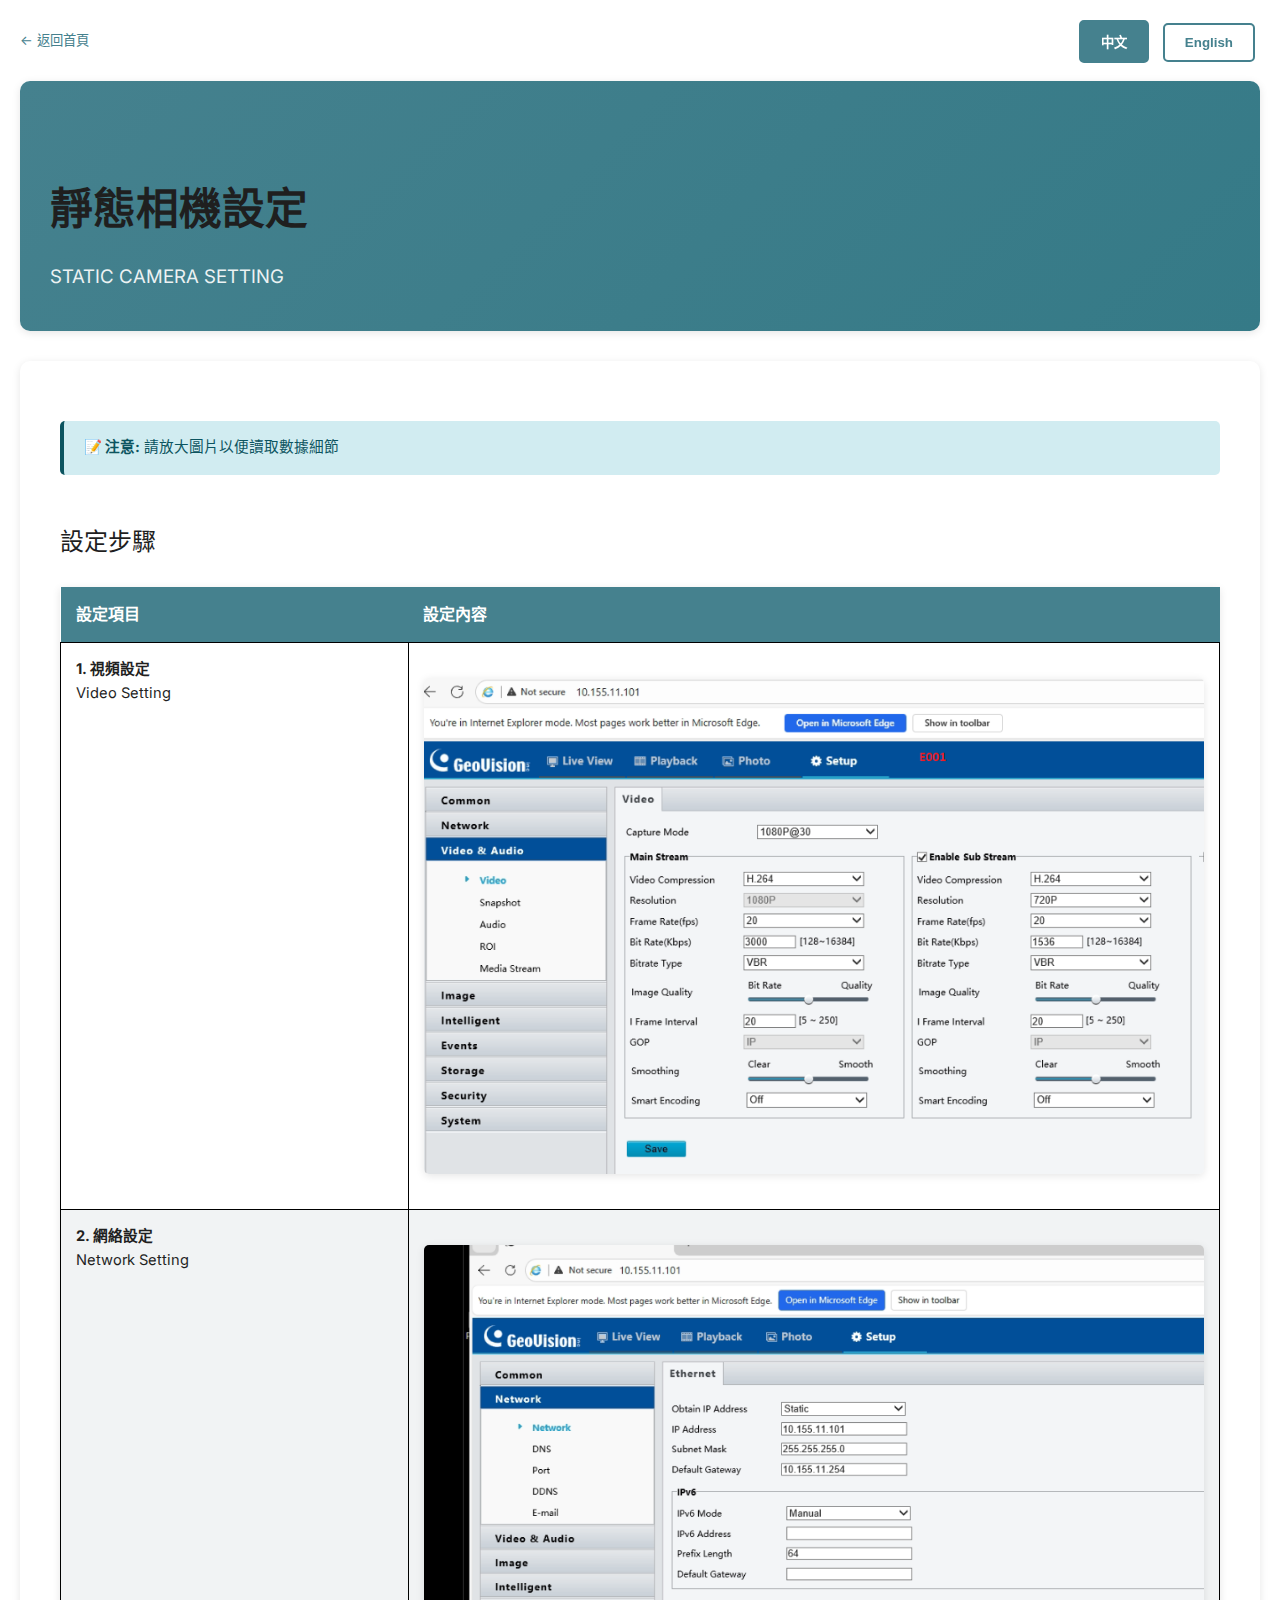
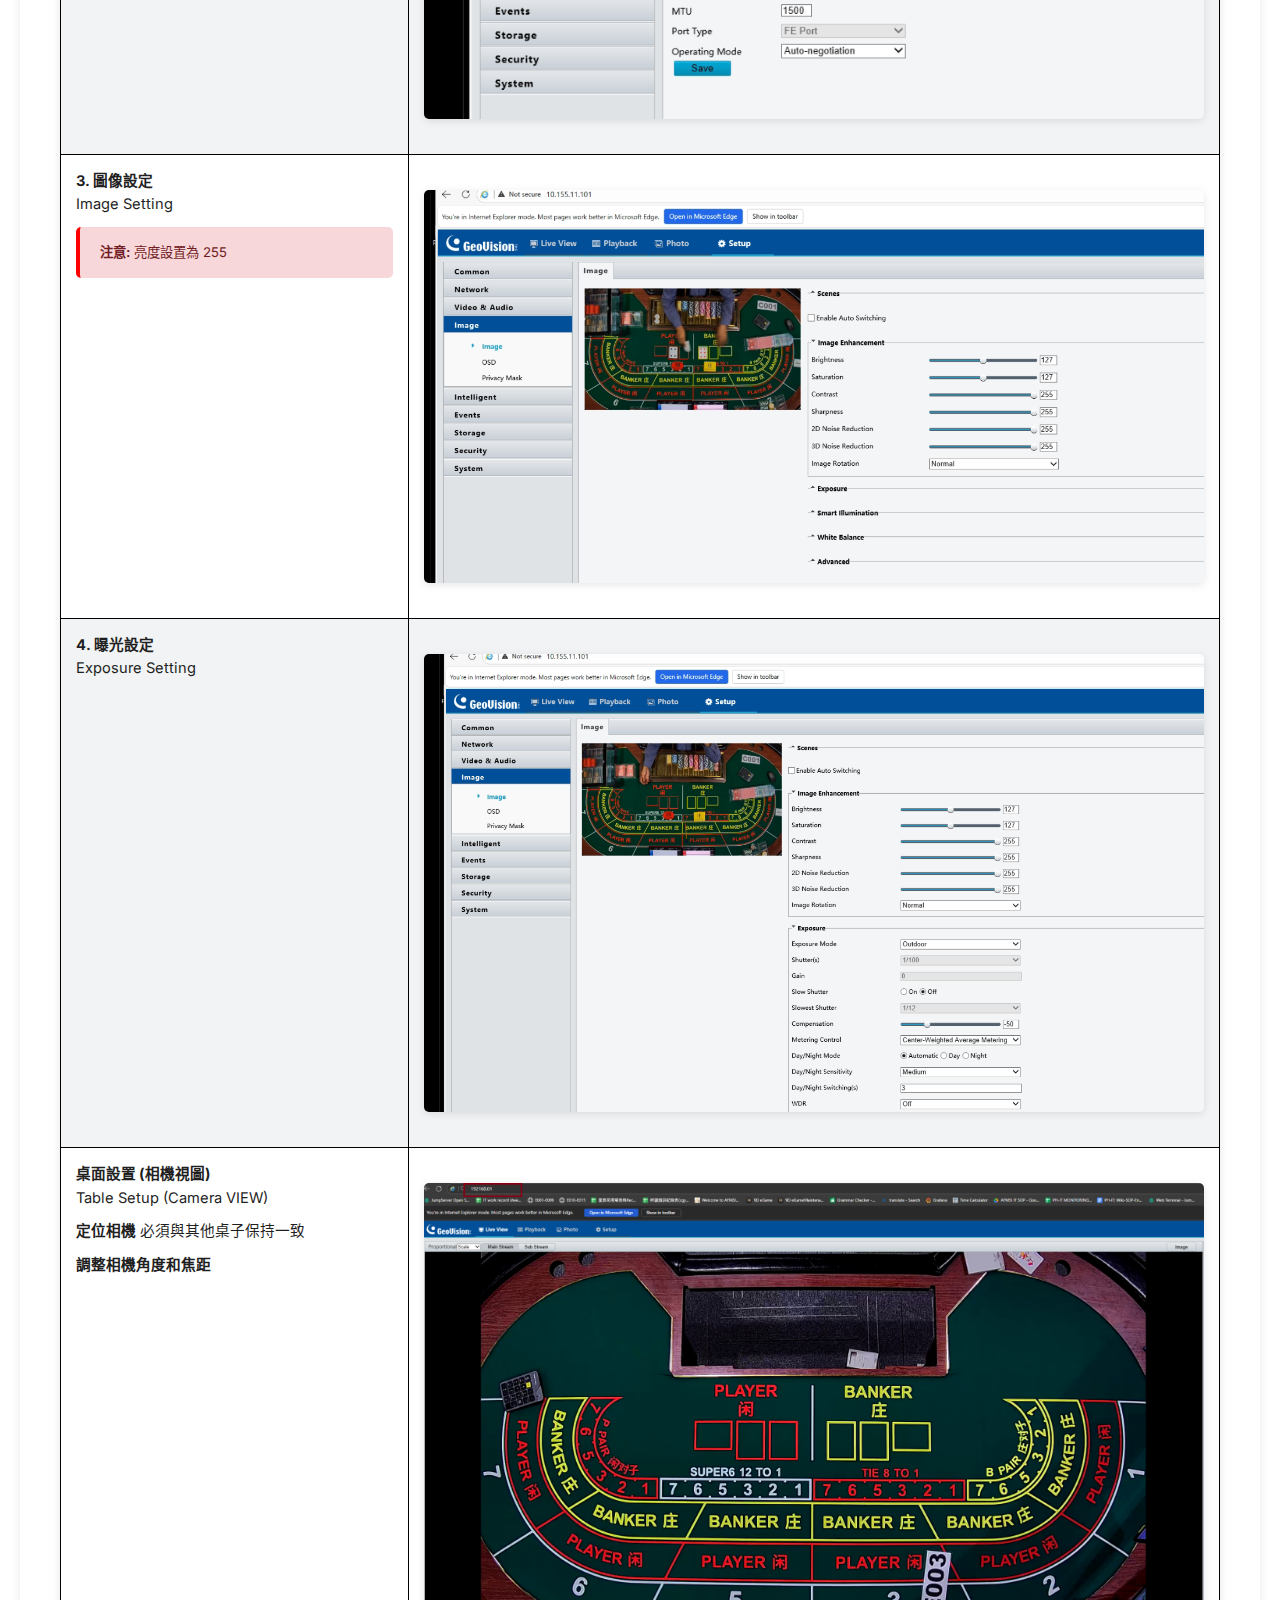
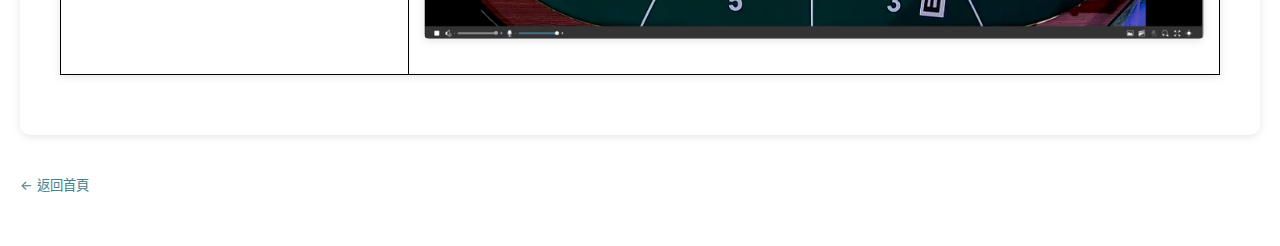
<file: pages/recognition-camera.html>
<!DOCTYPE html>
<html lang="zh-TW">
<head>
    <meta charset="UTF-8">
    <meta name="viewport" content="width=device-width, initial-scale=1.0">
    <title>辨識相機設定 SOP - Recognition Camera Setup SOP</title>
    <link rel="stylesheet" href="../assets/css/styles.css">
</head>
<body>
    <!-- Language Switcher -->
    <div class="language-switcher">
        <button class="lang-btn active" data-lang="zh">中文</button>
        <button class="lang-btn" data-lang="en">English</button>
    </div>

    <!-- Chinese Content -->
    <div data-lang="zh">
        <div class="breadcrumb">
            <a href="../index.html">← 返回首頁</a>
        </div>

        <header class="main-header">
            <h1>靜態相機設定</h1>
            <p>STATIC CAMERA SETTING</p>
        </header>

        <div class="content-container">
            <div class="alert alert-info">
                <strong>📝 注意:</strong> 請放大圖片以便讀取數據細節
            </div>

            <h2>設定步驟</h2>

            <table class="config-table">
                <thead>
                    <tr>
                        <th style="width: 30%;">設定項目</th>
                        <th>設定內容</th>
                    </tr>
                </thead>
                <tbody>
                    <tr>
                        <td><strong>1. 視頻設定</strong><br>Video Setting</td>
                        <td>
                            <p><img src="../assets/images/recognition-camera/image2.png" alt="視頻設定" style="max-width: 100%;"></p>
                        </td>
                    </tr>
                    <tr>
                        <td><strong>2. 網絡設定</strong><br>Network Setting</td>
                        <td>
                            <p><img src="../assets/images/recognition-camera/image5.png" alt="網絡設定" style="max-width: 100%;"></p>
                        </td>
                    </tr>
                    <tr>
                        <td>
                            <strong>3. 圖像設定</strong><br>Image Setting
                            <div class="alert alert-danger" style="margin-top: 10px; font-size: 10pt;">
                                <strong>注意:</strong> 亮度設置為 255
                            </div>
                        </td>
                        <td>
                            <p><img src="../assets/images/recognition-camera/image3.png" alt="圖像設定" style="max-width: 100%;"></p>
                        </td>
                    </tr>
                    <tr>
                        <td><strong>4. 曝光設定</strong><br>Exposure Setting</td>
                        <td>
                            <p><img src="../assets/images/recognition-camera/image4.png" alt="曝光設定" style="max-width: 100%;"></p>
                        </td>
                    </tr>
                    <tr>
                        <td>
                            <strong>桌面設置 (相機視圖)</strong><br>Table Setup (Camera VIEW)
                            <div style="margin-top: 10px;">
                                <p><strong>定位相機</strong> 必須與其他桌子保持一致</p>
                                <p><strong>調整相機角度和焦距</strong></p>
                            </div>
                        </td>
                        <td>
                            <p><img src="../assets/images/recognition-camera/image1.png" alt="桌面設置" style="max-width: 100%;"></p>
                        </td>
                    </tr>
                </tbody>
            </table>
        </div>

        <div class="breadcrumb" style="margin-top: 30px;">
            <a href="../index.html">← 返回首頁</a>
        </div>
    </div>

    <!-- English Content -->
    <div data-lang="en" style="display: none;">
        <div class="breadcrumb">
            <a href="../index.html">← Back to Home</a>
        </div>

        <header class="main-header">
            <h1>STATIC CAMERA SETTING</h1>
            <p>Standard Operating Procedure for Recognition Camera Setup</p>
        </header>

        <div class="content-container">
            <div class="alert alert-info">
                <strong>📝 Note:</strong> Zoom the image in order to read the data
            </div>

            <h2>Configuration Steps</h2>

            <table class="config-table">
                <thead>
                    <tr>
                        <th style="width: 30%;">Configuration Item</th>
                        <th>Settings</th>
                    </tr>
                </thead>
                <tbody>
                    <tr>
                        <td><strong>1. Video Setting</strong></td>
                        <td>
                            <p><img src="../assets/images/recognition-camera/image2.png" alt="Video Setting" style="max-width: 100%;"></p>
                        </td>
                    </tr>
                    <tr>
                        <td><strong>2. Network Setting</strong></td>
                        <td>
                            <p><img src="../assets/images/recognition-camera/image5.png" alt="Network Setting" style="max-width: 100%;"></p>
                        </td>
                    </tr>
                    <tr>
                        <td>
                            <strong>3. Image Setting</strong>
                            <div class="alert alert-danger" style="margin-top: 10px; font-size: 10pt;">
                                <strong>Note:</strong> Brightness was set to 255
                            </div>
                        </td>
                        <td>
                            <p><img src="../assets/images/recognition-camera/image3.png" alt="Image Setting" style="max-width: 100%;"></p>
                        </td>
                    </tr>
                    <tr>
                        <td><strong>4. Exposure Setting</strong></td>
                        <td>
                            <p><img src="../assets/images/recognition-camera/image4.png" alt="Exposure Setting" style="max-width: 100%;"></p>
                        </td>
                    </tr>
                    <tr>
                        <td>
                            <strong>Table Setup (Camera VIEW)</strong>
                            <div style="margin-top: 10px;">
                                <p><strong>Position the camera</strong> must be uniform from the other table</p>
                                <p><strong>Adjust the camera angle and focus</strong></p>
                            </div>
                        </td>
                        <td>
                            <p><img src="../assets/images/recognition-camera/image1.png" alt="Table Setup" style="max-width: 100%;"></p>
                        </td>
                    </tr>
                </tbody>
            </table>
        </div>

        <div class="breadcrumb" style="margin-top: 30px;">
            <a href="../index.html">← Back to Home</a>
        </div>
    </div>

    <script src="../assets/js/language.js"></script>
</body>
</html>
</file>
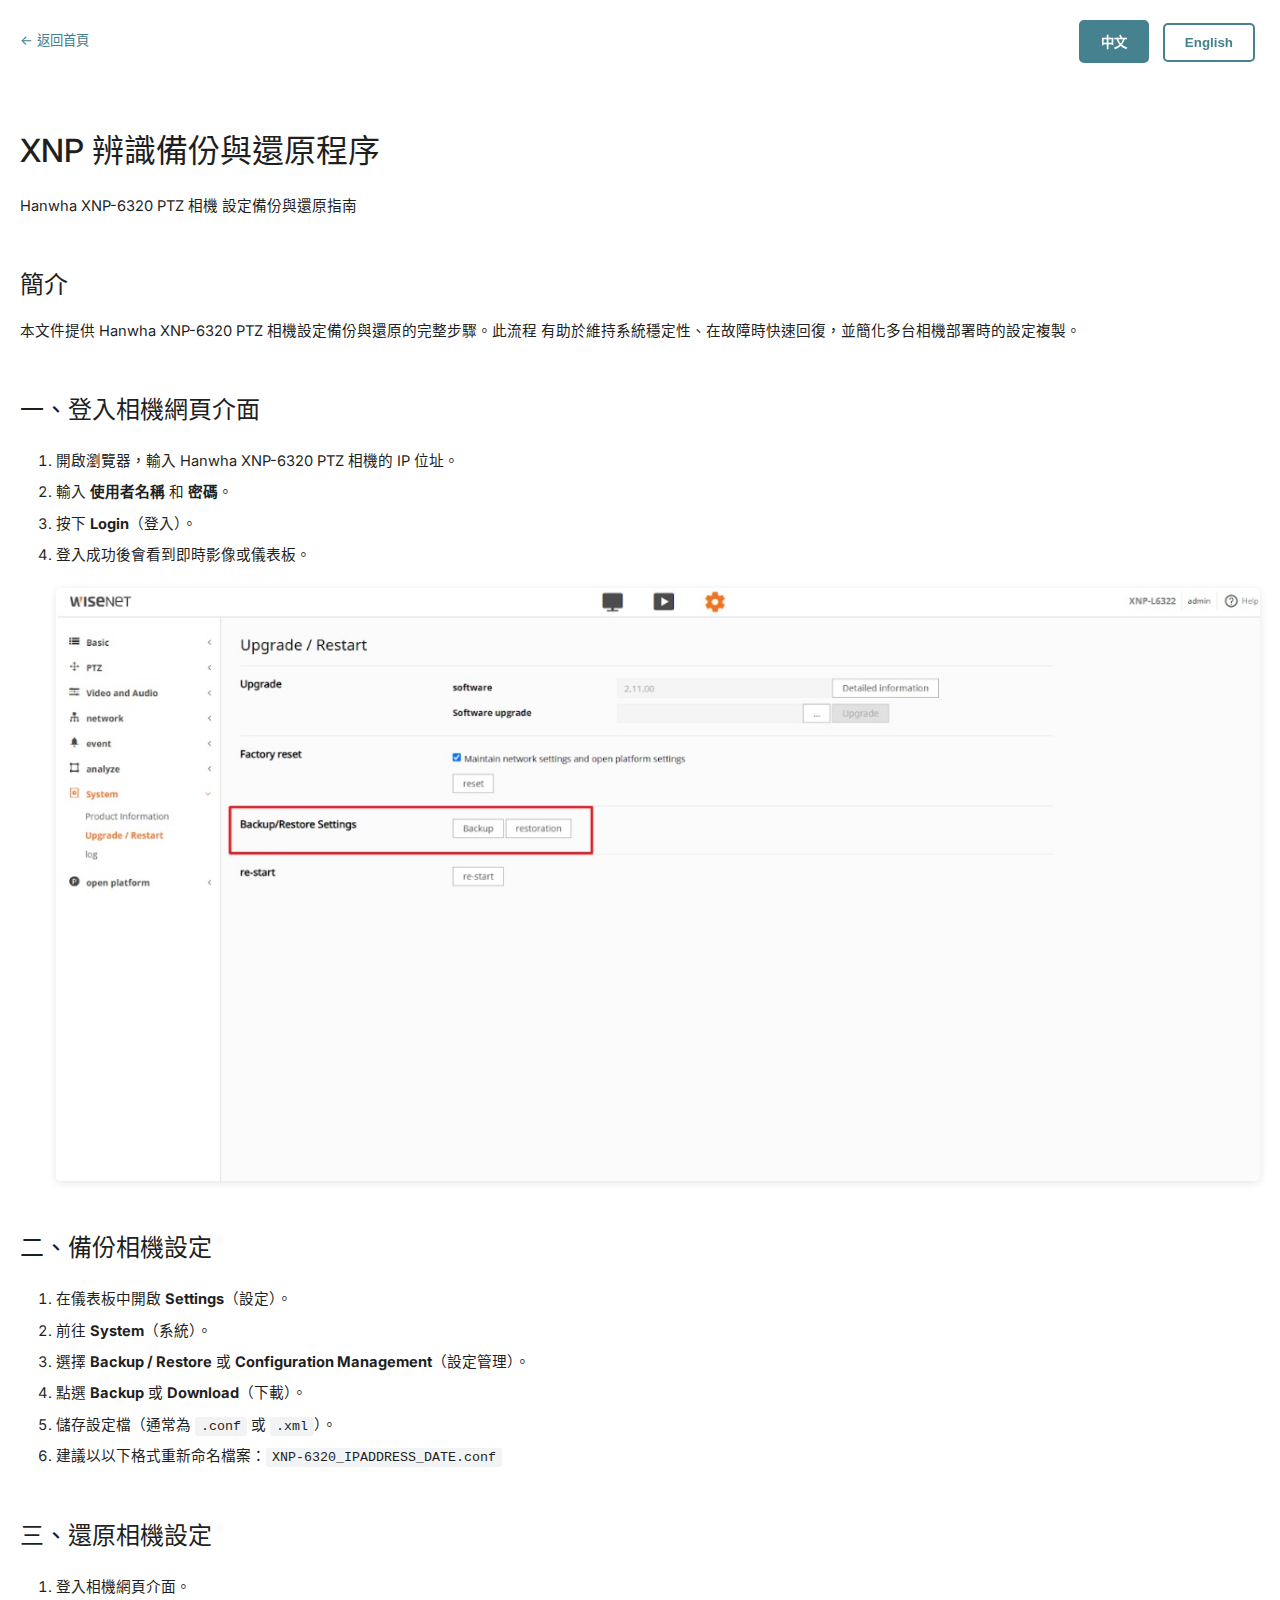
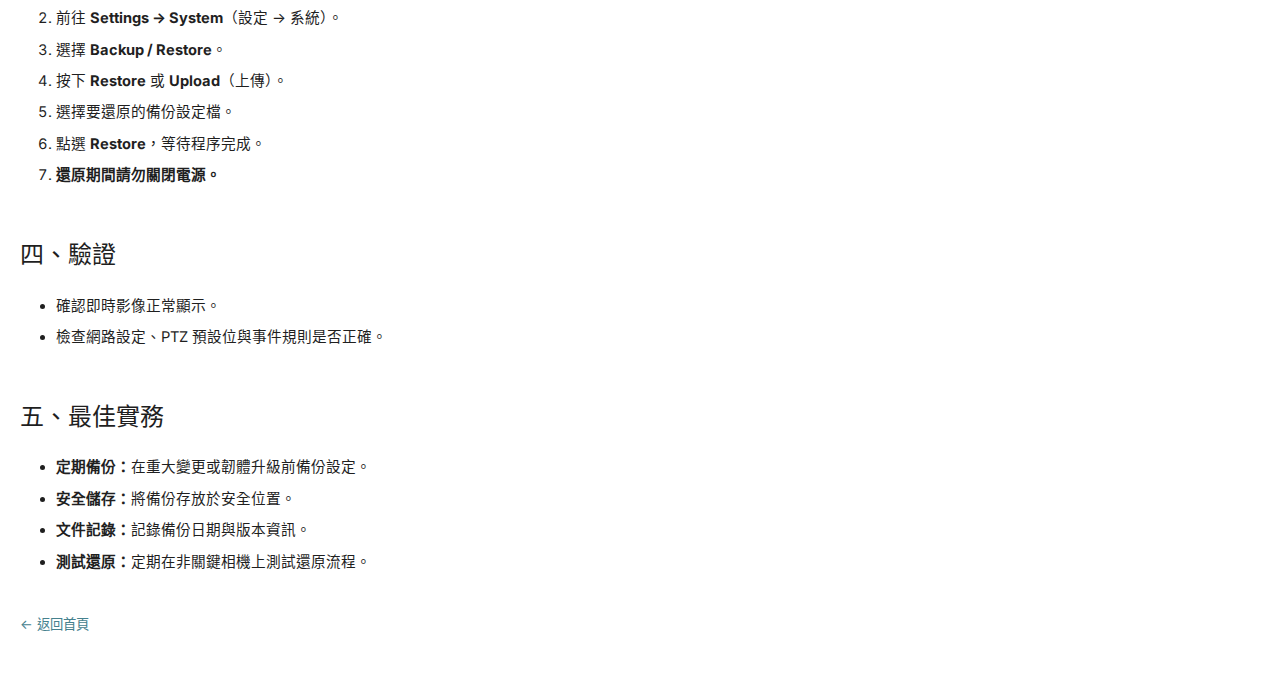
<file: pages/XNP-Recognition-Backup-Restore.html>
<!DOCTYPE html>
<html lang="zh-TW">
<head>
  <meta charset="UTF-8">
  <meta name="viewport" content="width=device-width, initial-scale=1.0">
  <title>XNP辨識備份與還原 - XNP Recognition Backup and Restore</title>
  <link rel="stylesheet" href="../assets/css/styles.css">
</head>

<body>

  <!-- Language Switcher -->
  <div class="language-switcher">
    <button class="lang-btn active" data-lang="zh">中文</button>
    <button class="lang-btn" data-lang="en">English</button>
  </div>

  <!-- Chinese Content -->
  <div data-lang="zh">
    <div class="breadcrumb">
      <a href="../index.html">← 返回首頁</a>
    </div>

    <h1>XNP 辨識備份與還原程序</h1>
    <p>Hanwha XNP-6320 PTZ 相機 設定備份與還原指南</p>

    <section>
      <h2>簡介</h2>
      <p>
        本文件提供 Hanwha XNP-6320 PTZ 相機設定備份與還原的完整步驟。此流程
        有助於維持系統穩定性、在故障時快速回復，並簡化多台相機部署時的設定複製。
      </p>
    </section>

    <section>
      <h2>一、登入相機網頁介面</h2>
      <ol>
        <li>開啟瀏覽器，輸入 Hanwha XNP-6320 PTZ 相機的 IP 位址。</li>
        <li>輸入 <strong>使用者名稱</strong> 和 <strong>密碼</strong>。</li>
        <li>按下 <strong>Login</strong>（登入）。</li>
        <li>登入成功後會看到即時影像或儀表板。</li>
        <p><img src="../assets/images/XNP-Recognition-Backup-Restore/image1.png" alt="Backup screenshot" style="max-width:100%;"></p>
      </ol>
    </section>

    <section>
      <h2>二、備份相機設定</h2>
      <ol>
        <li>在儀表板中開啟 <strong>Settings</strong>（設定）。</li>
        <li>前往 <strong>System</strong>（系統）。</li>
        <li>選擇 <strong>Backup / Restore</strong> 或 <strong>Configuration Management</strong>（設定管理）。</li>
        <li>點選 <strong>Backup</strong> 或 <strong>Download</strong>（下載）。</li>
        <li>儲存設定檔（通常為 <code>.conf</code> 或 <code>.xml</code>）。</li>
        <li>建議以以下格式重新命名檔案：<code>XNP-6320_IPADDRESS_DATE.conf</code></li>
      </ol>
    </section>

    <section>
      <h2>三、還原相機設定</h2>
      <ol>
        <li>登入相機網頁介面。</li>
        <li>前往 <strong>Settings → System</strong>（設定 → 系統）。</li>
        <li>選擇 <strong>Backup / Restore</strong>。</li>
        <li>按下 <strong>Restore</strong> 或 <strong>Upload</strong>（上傳）。</li>
        <li>選擇要還原的備份設定檔。</li>
        <li>點選 <strong>Restore</strong>，等待程序完成。</li>
        <li><strong>還原期間請勿關閉電源。</strong></li>
      </ol>
    </section>

    <section>
      <h2>四、驗證</h2>
      <ul>
        <li>確認即時影像正常顯示。</li>
        <li>檢查網路設定、PTZ 預設位與事件規則是否正確。</li>
      </ul>
    </section>

    <section>
      <h2>五、最佳實務</h2>
      <ul>
        <li><strong>定期備份：</strong>在重大變更或韌體升級前備份設定。</li>
        <li><strong>安全儲存：</strong>將備份存放於安全位置。</li>
        <li><strong>文件記錄：</strong>記錄備份日期與版本資訊。</li>
        <li><strong>測試還原：</strong>定期在非關鍵相機上測試還原流程。</li>
      </ul>
    </section>

    <div class="breadcrumb" style="margin-top: 30px;">
      <a href="../index.html">← 返回首頁</a>
    </div>
  </div>

  <!-- English Content -->
  <div data-lang="en" style="display: none;">
    <div class="breadcrumb">
      <a href="../index.html">← Back to Home</a>
    </div>

    <h1>Backup and Restore Procedures for Hanwha XNP-6320 PTZ Camera</h1>
    <p>This document provides a comprehensive guide for backing up and restoring the configuration settings of the Hanwha XNP-6320 PTZ camera. This procedure is essential for maintaining system stability, enabling fast recovery after failures, and simplifying deployment of multiple cameras.</p>

    <section>
      <h2>I. Accessing the Camera Web Interface</h2>
      <ol>
        <li>Open a web browser and enter the IP address of the Hanwha XNP-6320 PTZ camera.</li>
        <li>Enter the <strong>Username</strong> and <strong>Password</strong>.</li>
        <li>Click <strong>Login</strong>.</li>
        <li>After successful login, you will see the live view or dashboard.</li>
        <p><img src="../assets/images/XNP-Recognition-Backup-Restore/image1.png" alt="Backup screenshot" style="max-width:100%;"></p>
      </ol>
    </section>

    <section>
      <h2>II. Backing Up Camera Settings</h2>
      <ol>
        <li>From the dashboard, open <strong>Settings</strong>.</li>
        <li>Navigate to <strong>System</strong>.</li>
        <li>Select <strong>Backup / Restore</strong> or <strong>Configuration Management</strong>.</li>
        <li>Click <strong>Backup</strong> or <strong>Download</strong>.</li>
        <li>Save the configuration file (<code>.conf</code> or <code>.xml</code>).</li>
        <li>Rename the file using the format: <code>XNP-6320_IPADDRESS_DATE.conf</code></li>
      </ol>
    </section>

    <section>
      <h2>III. Restoring Camera Settings</h2>
      <ol>
        <li>Log in to the camera web interface.</li>
        <li>Go to <strong>Settings → System</strong>.</li>
        <li>Select <strong>Backup / Restore</strong>.</li>
        <li>Click <strong>Restore</strong> or <strong>Upload</strong>.</li>
        <li>Select the backup configuration file.</li>
        <li>Click <strong>Restore</strong> and wait for the process to complete.</li>
        <li><strong>Do not power off the camera during restore.</strong></li>
      </ol>
    </section>

    <section>
      <h2>IV. Verification</h2>
      <ul>
        <li>Confirm live video is displayed properly.</li>
        <li>Verify network settings, PTZ presets, and event rules.</li>
      </ul>
    </section>

    <section>
      <h2>V. Best Practices</h2>
      <ul>
        <li><strong>Regular Backups:</strong> Backup after major changes or before firmware upgrades.</li>
        <li><strong>Secure Storage:</strong> Store backups in a secure location.</li>
        <li><strong>Documentation:</strong> Keep records of backup dates and configurations.</li>
        <li><strong>Test Restores:</strong> Periodically test restores on non-critical cameras.</li>
      </ul>
    </section>

    <div class="breadcrumb" style="margin-top: 30px;">
      <a href="../index.html">← Back to Home</a>
    </div>
  </div>

  <script src="../assets/js/language.js"></script>
</body>
</html>
</file>
<file: assets/css/styles.css>
/* ==============================================
   Camera and Crop Parameters SOP - Unified Styles
   ============================================== */

@import url('https://fonts.googleapis.com/css2?family=Inter:wght@400;500;700&display=swap');

/* Reset and Base Styles */
* {
    margin: 0;
    padding: 0;
    box-sizing: border-box;
}

:root {
    --primary-color: #45818e;
    --secondary-color: #188038;
    --accent-color: #1155cc;
    --text-color: #1f1f1f;
    --bg-color: #ffffff;
    --light-bg: #f1f3f4;
    --error-color: #ff0000;
    --warning-color: #ffff00;
    --border-color: #000000;
    --shadow: 0 2px 8px rgba(0, 0, 0, 0.1);
}

body {
    font-family: 'Inter', -apple-system, BlinkMacSystemFont, 'Segoe UI', sans-serif;
    font-size: 11pt;
    line-height: 1.6;
    color: var(--text-color);
    background-color: var(--bg-color);
    max-width: 1400px;
    margin: 0 auto;
    padding: 20px;
}

/* Header and Navigation */
.main-header {
    background: linear-gradient(135deg, var(--primary-color), #357a87);
    color: white;
    padding: 30px;
    border-radius: 10px;
    margin-bottom: 30px;
    box-shadow: var(--shadow);
}

.main-header h1 {
    font-size: 32pt;
    margin-bottom: 10px;
    font-weight: 700;
}

.main-header p {
    font-size: 14pt;
    opacity: 0.9;
}

/* Language Switcher */
.language-switcher {
    position: fixed;
    top: 20px;
    right: 20px;
    z-index: 1000;
}

.language-switcher button {
    background-color: white;
    border: 2px solid var(--primary-color);
    color: var(--primary-color);
    padding: 10px 20px;
    margin: 0 5px;
    border-radius: 5px;
    cursor: pointer;
    font-weight: 600;
    font-size: 10pt;
    transition: all 0.3s ease;
}

.language-switcher button:hover {
    background-color: var(--primary-color);
    color: white;
}

.language-switcher button.active {
    background-color: var(--primary-color);
    color: white;
}

/* Navigation Cards */
.nav-container {
    display: grid;
    grid-template-columns: repeat(auto-fit, minmax(300px, 1fr));
    gap: 20px;
    margin: 30px 0;
}

.nav-card {
    background: white;
    border: 2px solid var(--light-bg);
    border-radius: 10px;
    padding: 25px;
    text-decoration: none;
    color: var(--text-color);
    transition: all 0.3s ease;
    box-shadow: var(--shadow);
}

.nav-card:hover {
    transform: translateY(-5px);
    box-shadow: 0 4px 12px rgba(0, 0, 0, 0.15);
    border-color: var(--primary-color);
}

.nav-card h2 {
    color: var(--primary-color);
    margin-bottom: 10px;
    font-size: 18pt;
}

.nav-card p {
    color: #666;
    font-size: 11pt;
}

/* Content Container */
.content-container {
    background: white;
    padding: 40px;
    border-radius: 10px;
    box-shadow: var(--shadow);
    margin: 20px 0;
}

/* Typography */
h1 {
    font-size: 24pt;
    font-weight: 500;
    color: var(--text-color);
    margin: 24pt 0 6pt;
    padding-top: 24pt;
    padding-bottom: 6pt;
}

h2 {
    font-size: 18pt;
    font-weight: 500;
    color: var(--text-color);
    margin: 18pt 0 4pt;
    padding-top: 18pt;
    padding-bottom: 4pt;
}

h3 {
    font-size: 14pt;
    font-weight: 500;
    color: var(--text-color);
    margin: 14pt 0 4pt;
}

p {
    margin: 10px 0;
    line-height: 1.6;
}

/* Lists */
ol, ul {
    margin: 15px 0;
    padding-left: 36px;
}

li {
    margin: 8px 0;
    line-height: 1.6;
}

/* Tables */
table {
    width: 100%;
    border-collapse: collapse;
    margin: 20px 0;
    box-shadow: var(--shadow);
}

table thead {
    background-color: var(--primary-color);
    color: white;
}

table th {
    padding: 15px;
    text-align: left;
    font-weight: 700;
    font-size: 12pt;
}

table td {
    padding: 15px;
    border: 1px solid var(--border-color);
    vertical-align: top;
}

table tbody tr:nth-child(even) {
    background-color: var(--light-bg);
}

/* Images */
img {
    max-width: 100%;
    height: auto;
    display: block;
    margin: 20px auto;
    border-radius: 5px;
    box-shadow: var(--shadow);
}

/* Code and Monospace */
code, .monospace {
    font-family: 'Roboto Mono', 'Courier New', monospace;
    background-color: var(--light-bg);
    padding: 2px 6px;
    border-radius: 3px;
    font-size: 10pt;
}

.code-highlight {
    color: var(--secondary-color);
    font-weight: 700;
}

/* Alert Boxes */
.alert {
    padding: 15px 20px;
    margin: 20px 0;
    border-radius: 5px;
    border-left: 4px solid;
}

.alert-warning {
    background-color: #fff3cd;
    border-color: #ffc107;
    color: #856404;
}

.alert-danger {
    background-color: #f8d7da;
    border-color: var(--error-color);
    color: #721c24;
}

.alert-info {
    background-color: #d1ecf1;
    border-color: #0c5460;
    color: #0c5460;
}

/* Utility Classes */
.text-center {
    text-align: center;
}

.text-bold {
    font-weight: 700;
}

.text-red {
    color: var(--error-color);
}

.text-green {
    color: var(--secondary-color);
}

.mb-20 {
    margin-bottom: 20px;
}

.mt-20 {
    margin-top: 20px;
}

/* Responsive Design */
@media (max-width: 768px) {
    body {
        padding: 10px;
    }

    .main-header {
        padding: 20px;
    }

    .main-header h1 {
        font-size: 24pt;
    }

    .nav-container {
        grid-template-columns: 1fr;
    }

    .content-container {
        padding: 20px;
    }

    .language-switcher {
        position: static;
        margin-bottom: 20px;
        text-align: center;
    }

    table {
        font-size: 9pt;
    }

    table th, table td {
        padding: 8px;
    }
}

/* Print Styles */
@media print {
    .language-switcher,
    .nav-card {
        display: none;
    }

    body {
        max-width: 100%;
    }

    .content-container {
        box-shadow: none;
        padding: 0;
    }
}

/* Breadcrumb */
.breadcrumb {
    padding: 10px 0;
    margin-bottom: 20px;
    font-size: 10pt;
}

.breadcrumb a {
    color: var(--primary-color);
    text-decoration: none;
}

.breadcrumb a:hover {
    text-decoration: underline;
}

.breadcrumb span {
    margin: 0 8px;
    color: #999;
}

/* Step Number Styling */
.step-number {
    display: inline-block;
    background-color: var(--primary-color);
    color: white;
    width: 30px;
    height: 30px;
    border-radius: 50%;
    text-align: center;
    line-height: 30px;
    margin-right: 10px;
    font-weight: 700;
}

/* Footer */
.footer {
    text-align: center;
    padding: 30px;
    margin-top: 50px;
    border-top: 2px solid var(--light-bg);
    color: #666;
    font-size: 10pt;
}
</file>
